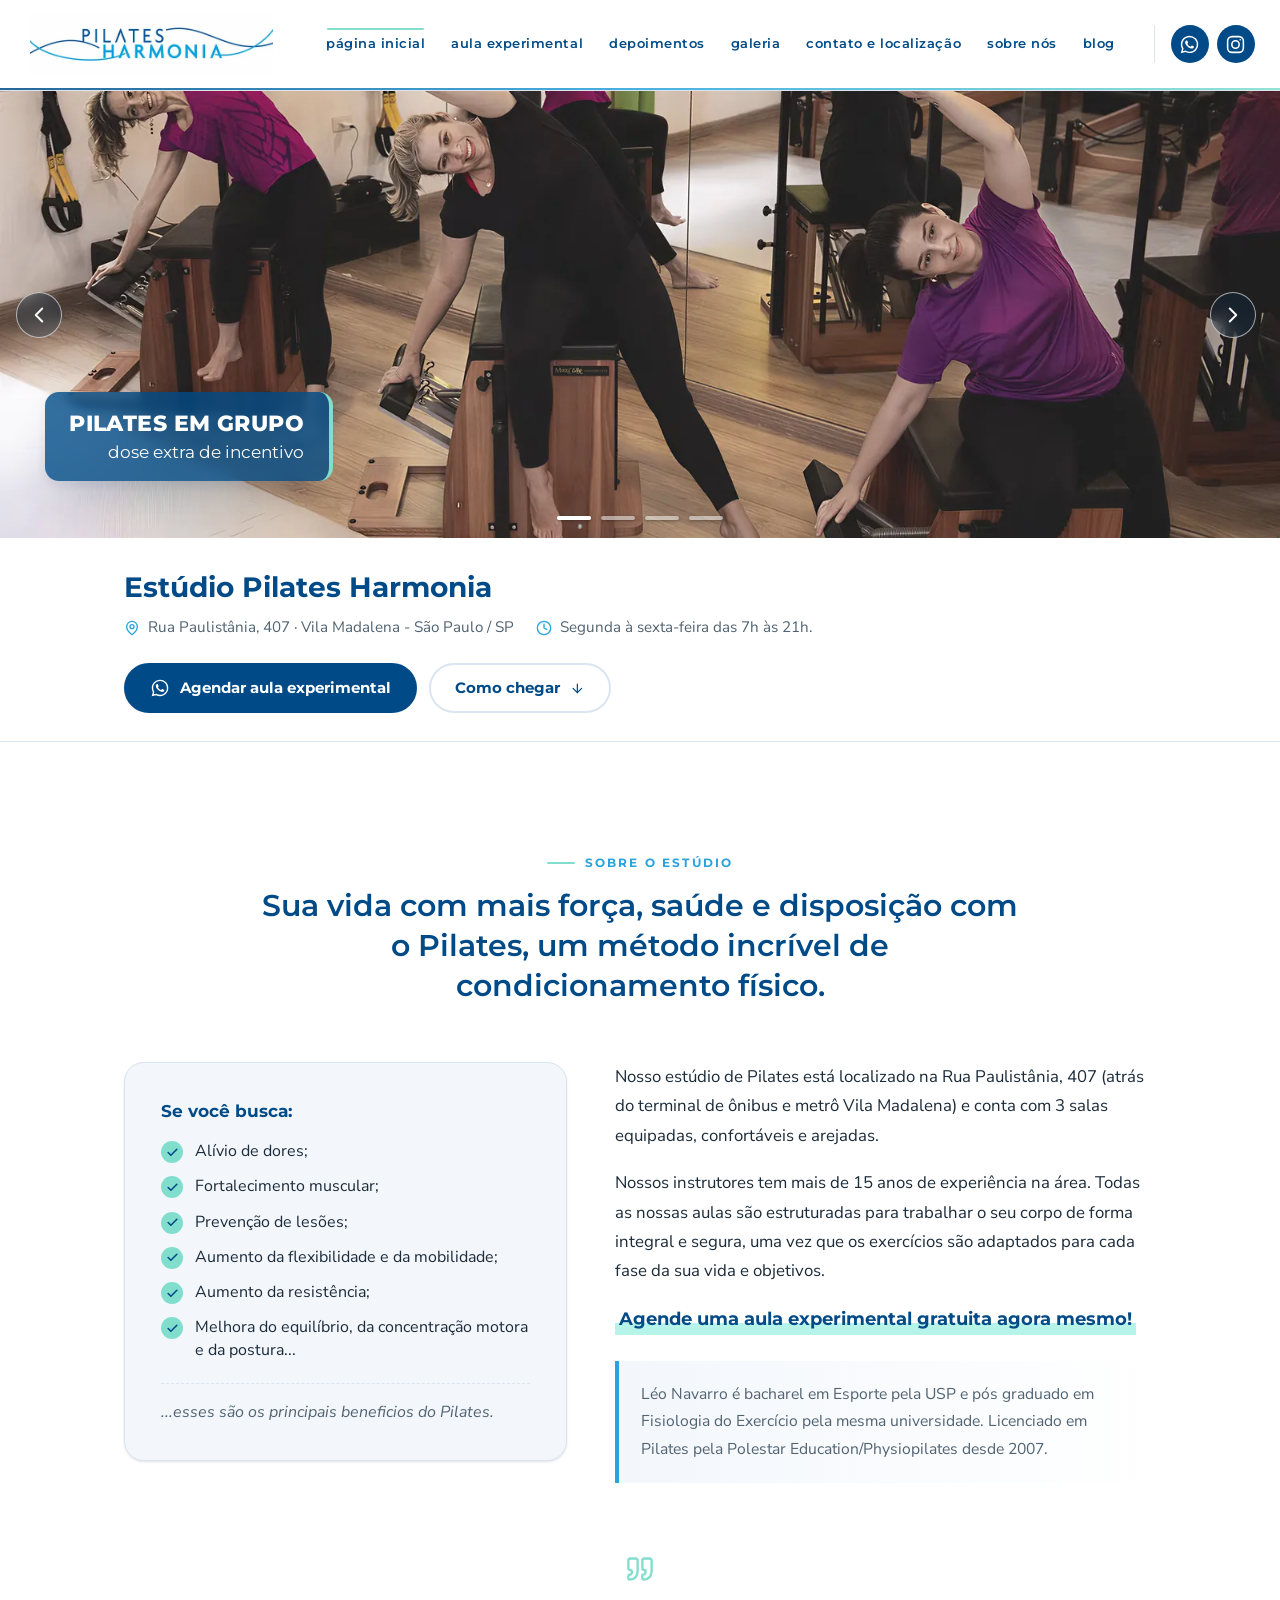
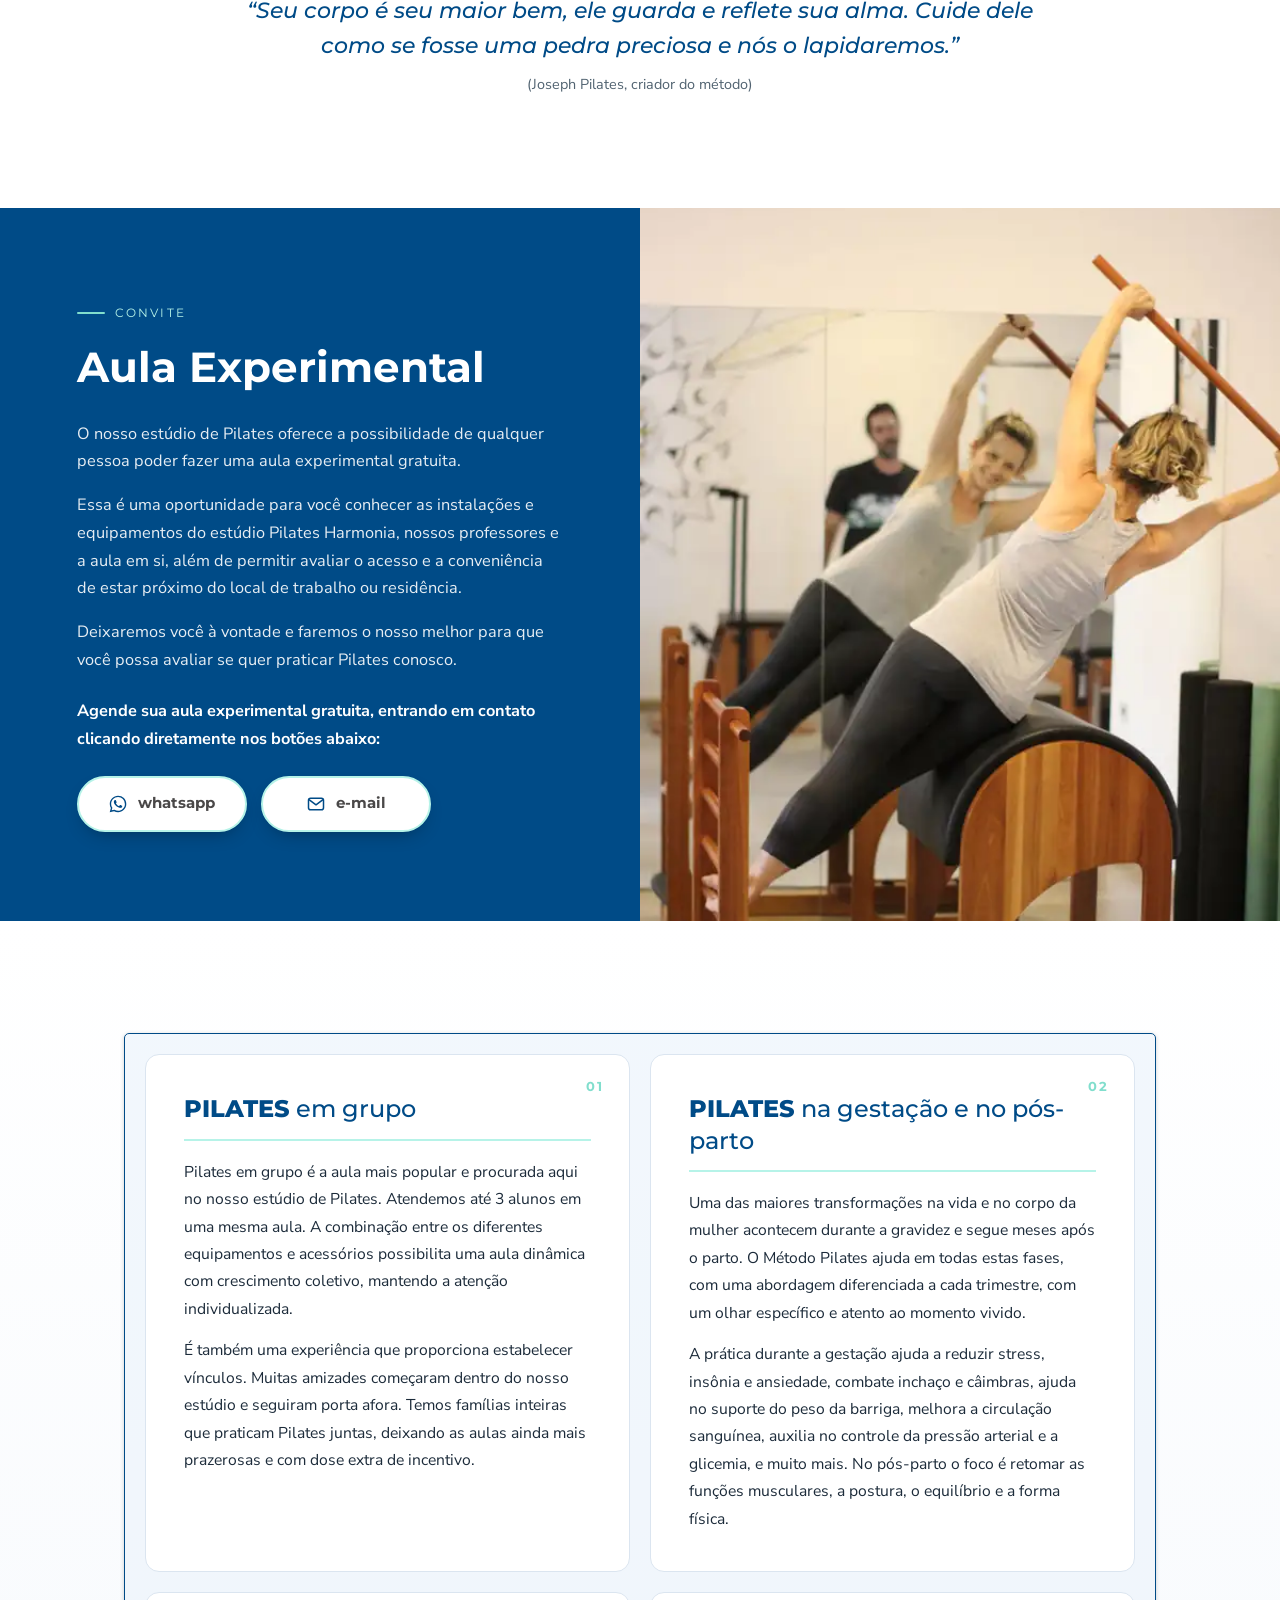
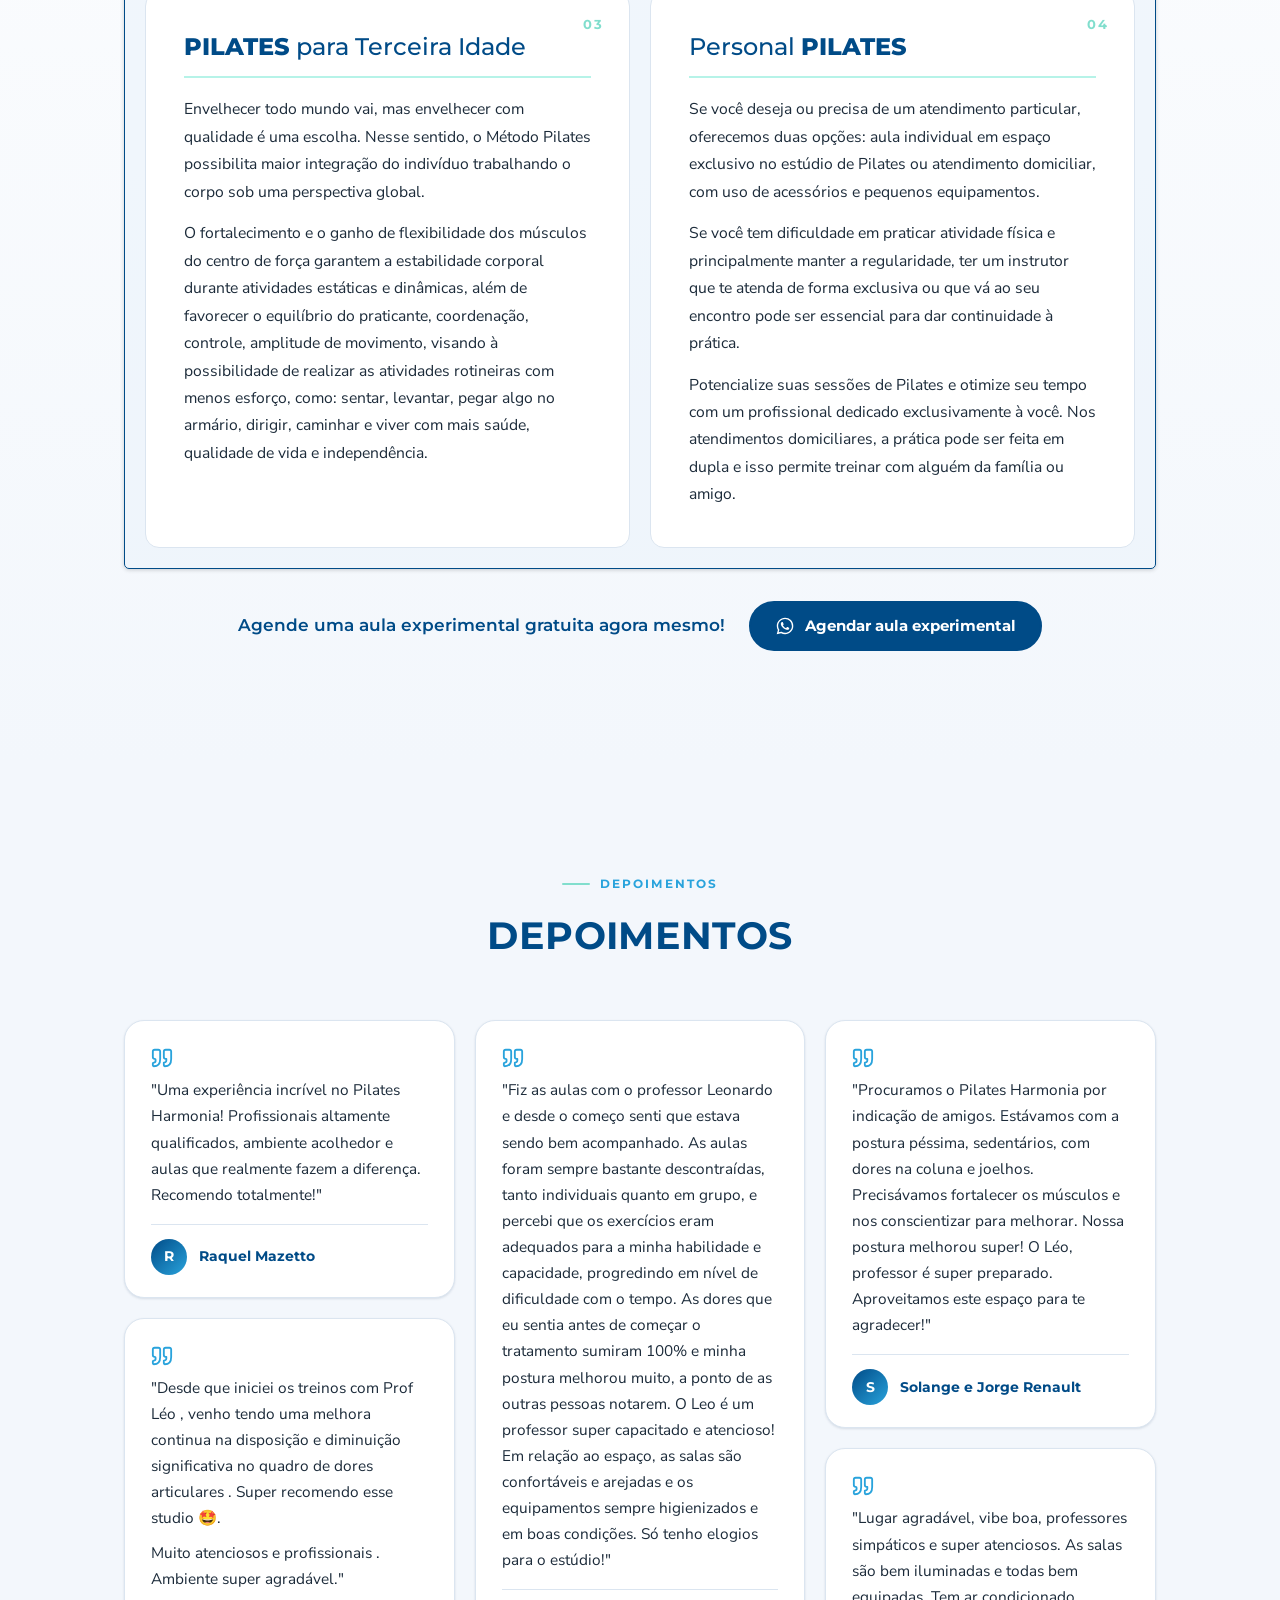
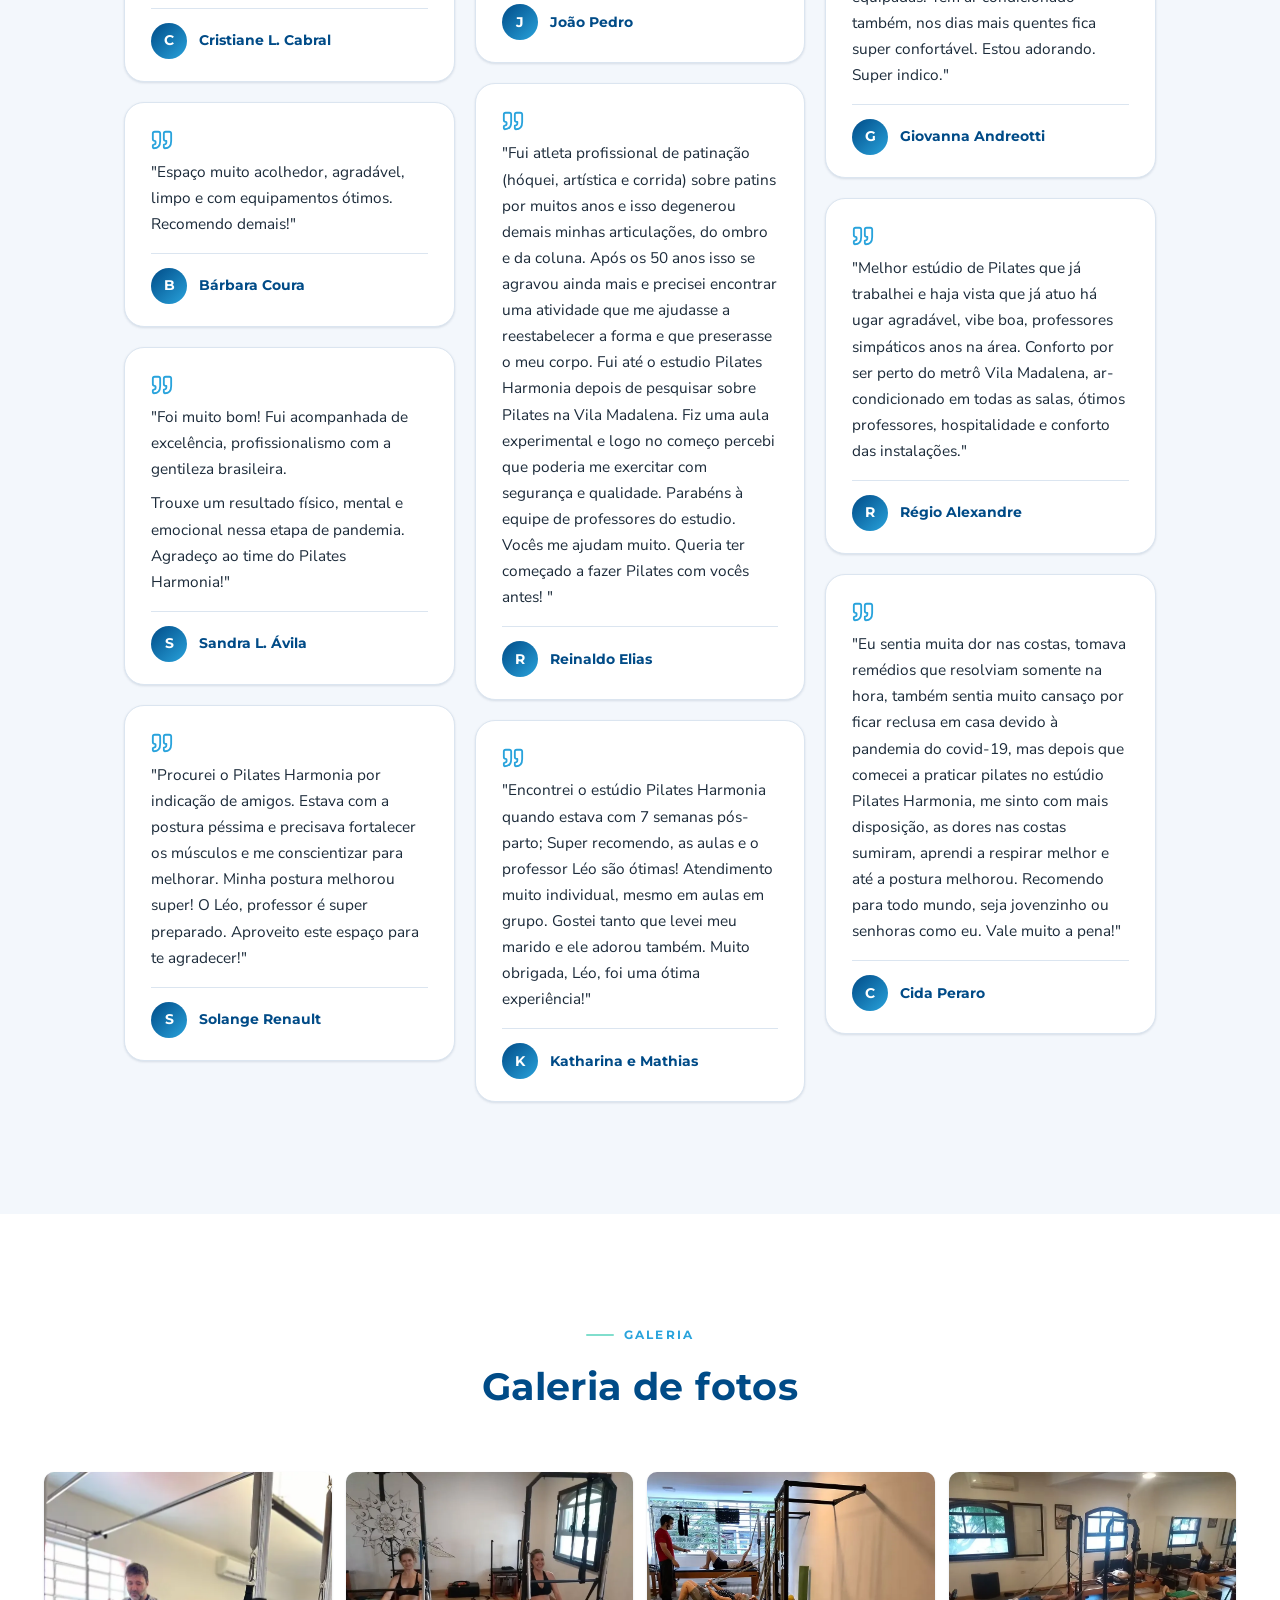
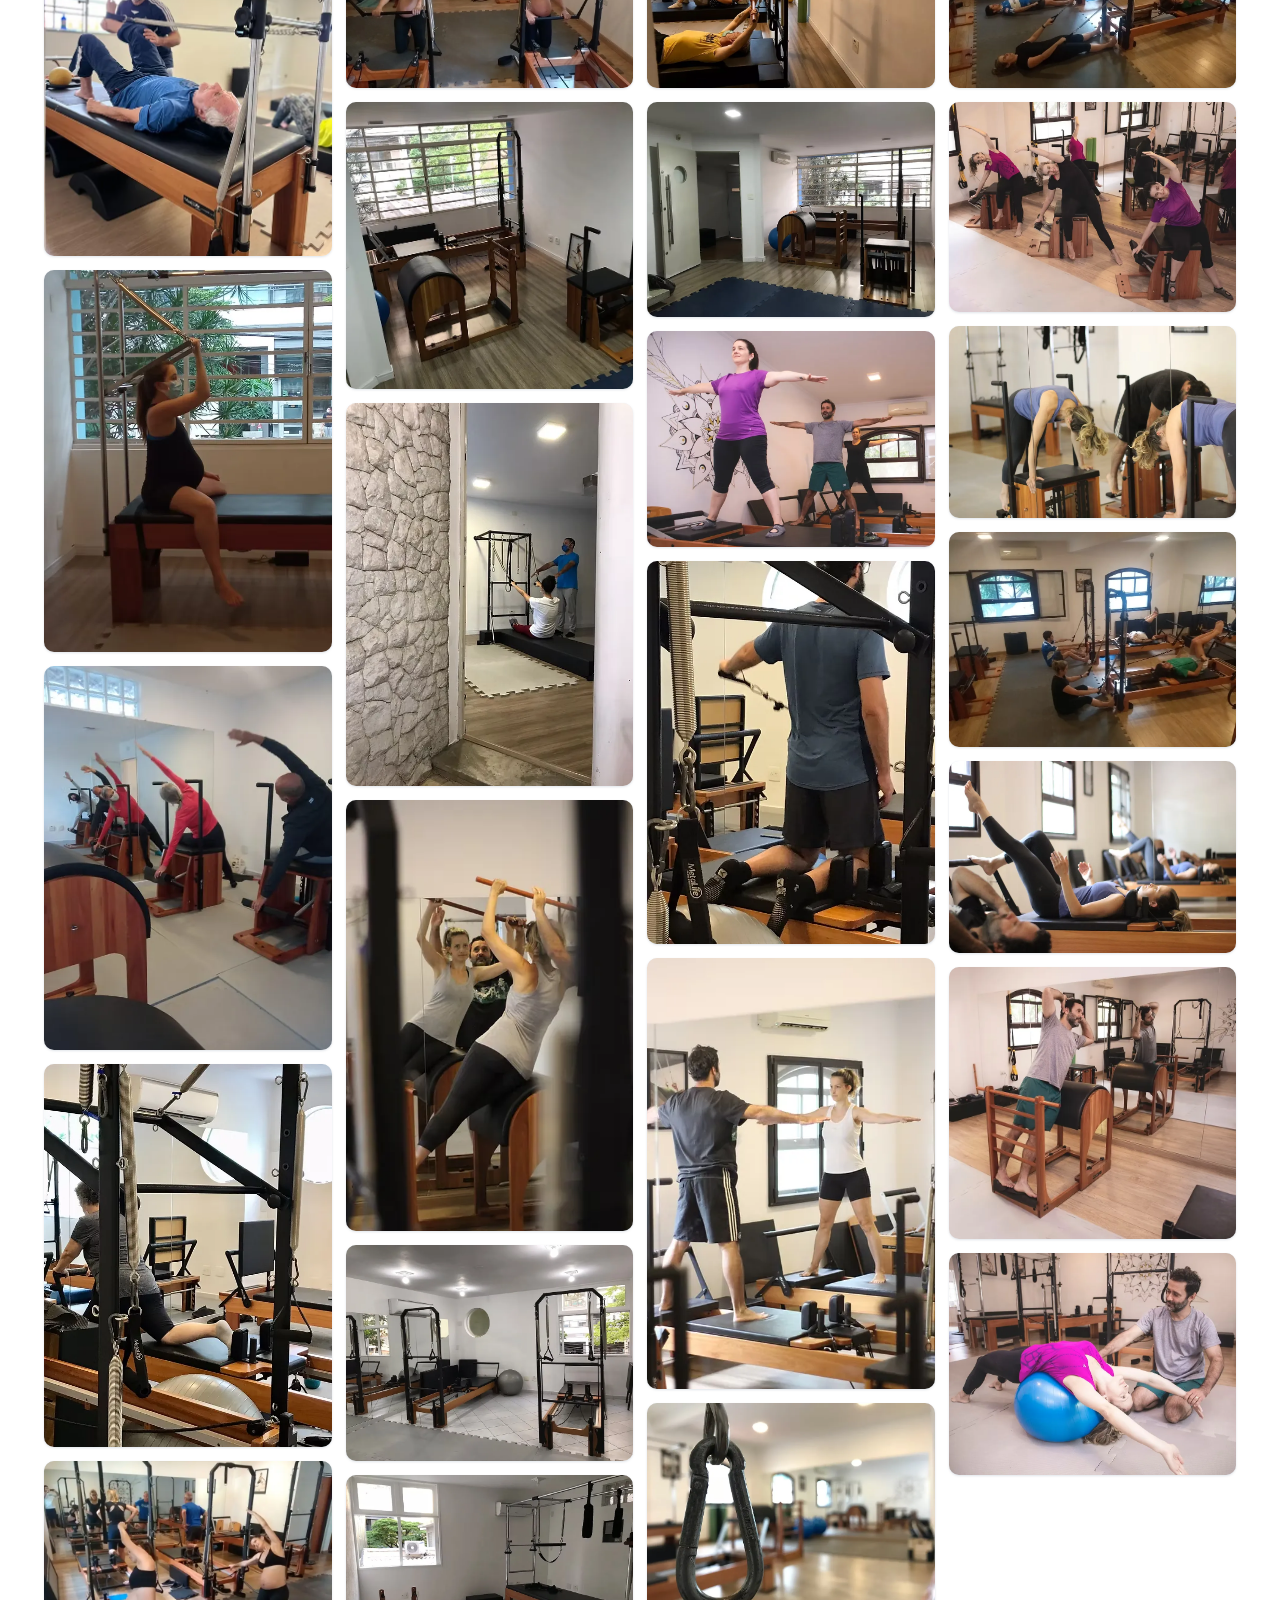
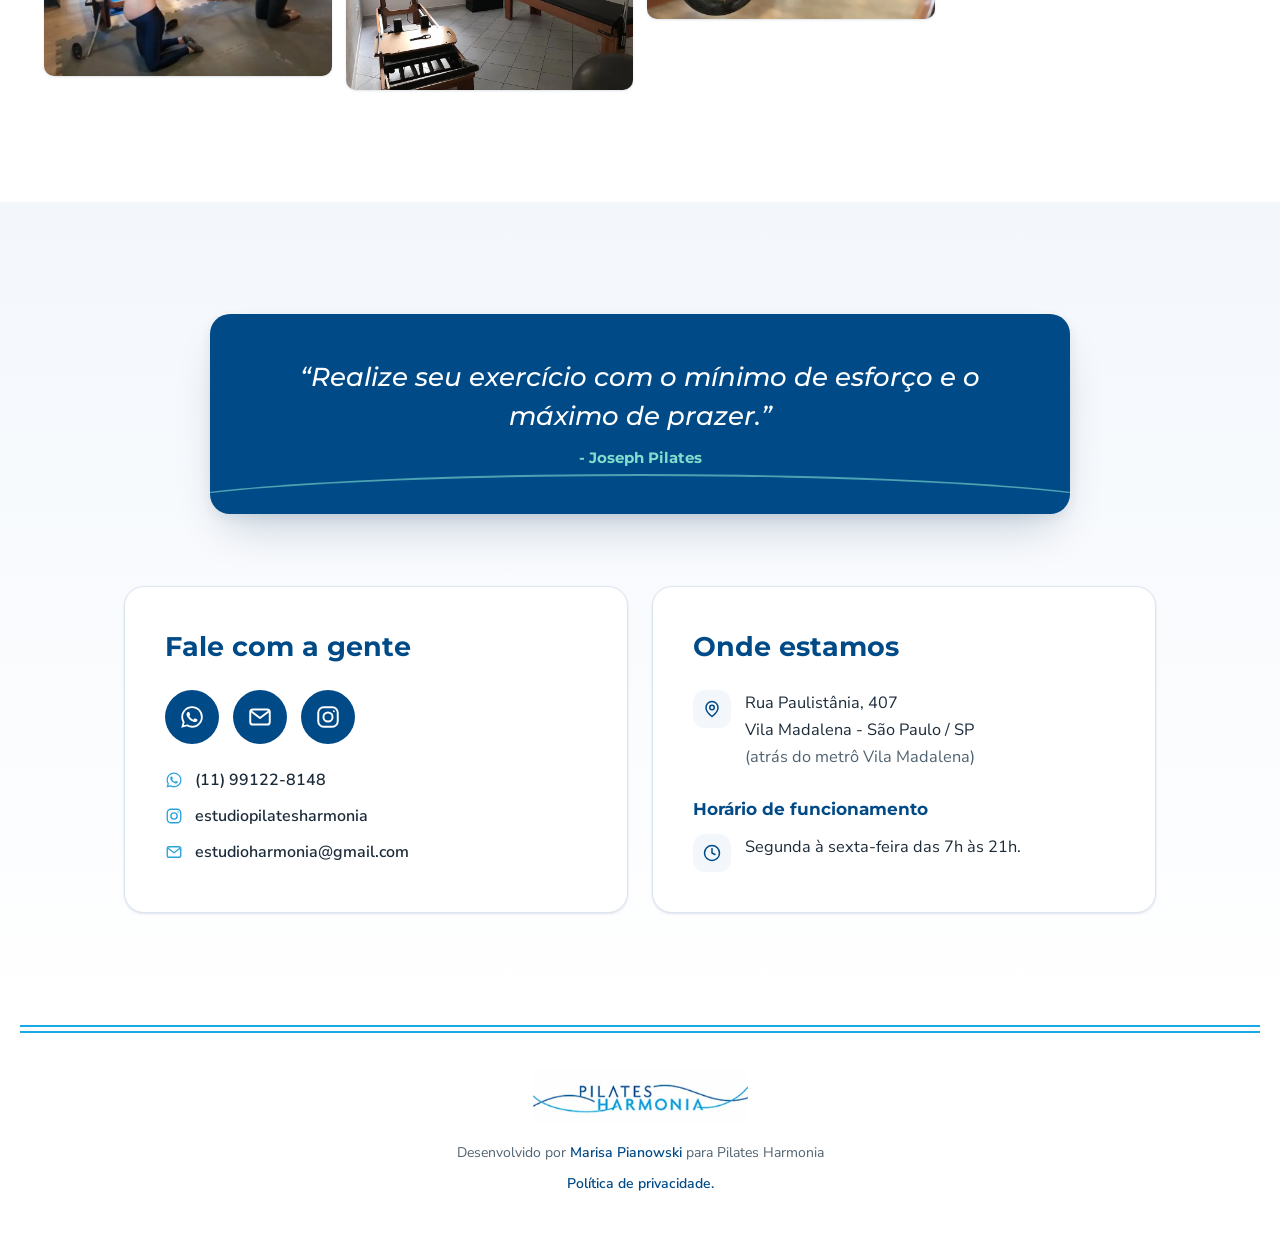
<file: index.html>
<!doctype html>
<html lang="pt-BR">
<head>
  <meta charset="utf-8">
  <meta name="viewport" content="width=device-width, initial-scale=1, viewport-fit=cover">
  <title>Pilates Harmonia Condicionamento físico</title>
  <meta name="description" content="Beneficios do Pilates: • Alívio de Dores, • Fortalecimento muscular; • Prevenção de Lesões; • Aumento da Flexibilidade e Mobilidade; • Aumento da Resistência; • Melhora do Equilíbrio, Coordenação Motora e Postura; O estúdio Pilates Harmonia possui 3 salas equipadas e confortáveis. Nossos profissionais, com mais de 15 anos de experiência na área, estruturam aulas para trabalhar o seu corpo de forma integral e segura, uma vez que os exercícios são adaptados para cada fase da sua vida e objetivos.">
  <meta property="og:title" content="Pilates Harmonia Condicionamento físico">
  <meta property="og:description" content="Beneficios do Pilates: • Alívio de Dores, • Fortalecimento muscular; • Prevenção de Lesões; • Aumento da Flexibilidade e Mobilidade; • Aumento da Resistência; • Melhora do Equilíbrio, Coordenação Motora e Postura; O estúdio Pilates Harmonia possui 3 salas equipadas e confortáveis. Nossos profissionais, com mais de 15 anos de experiência na área, estruturam aulas para trabalhar o seu corpo de forma integral e segura, uma vez que os exercícios são adaptados para cada fase da sua vida e objetivos.">
  <meta property="og:image" content="assets/img/hero-v2-01-pilates-em-grupo-1600.webp">
  <meta property="og:locale" content="pt_BR">
  <meta name="theme-color" content="#004b87">
  <link rel="preconnect" href="https://fonts.googleapis.com">
  <link rel="preconnect" href="https://fonts.gstatic.com" crossorigin>
  <link rel="stylesheet" href="https://fonts.googleapis.com/css2?family=Montserrat:wght@400;500;600;700;800&family=Nunito+Sans:ital,opsz,wght@0,6..12,400;0,6..12,600;0,6..12,700;1,6..12,400&display=swap">
  <link rel="stylesheet" href="assets/style.css">
</head>
<body>
  <a href="#conteudo" class="skip">Pular para o conteúdo</a>
  <header class="site-header" id="topo">
    <div class="header-inner">
      <a href="index.html" class="logo-link" aria-label="Pilates Harmonia — página inicial">
        <img src="assets/img/logo-header.webp" alt="A logo da placa do estúdio Pilates Harmonia" class="logo" width="600" height="154">
      </a>
      <nav class="nav" aria-label="Site">
          <a class="nav-link is-active" href="index.html">página inicial</a>
          <a class="nav-link" href="index.html#convite">aula experimental</a>
          <a class="nav-link" href="index.html#depoimentos">depoimentos</a>
          <a class="nav-link" href="index.html#galeria">galeria</a>
          <a class="nav-link" href="index.html#localizacao">contato e localização</a>
          <a class="nav-link" href="index.html#sobre-o-estudio">sobre nós</a>
          <a class="nav-link" href="blog.html">blog</a>
      </nav>
      <div class="social">
        <a href="http://wa.me/5511991228148" target="_blank" rel="noopener noreferrer" class="social-btn" aria-label="WhatsApp"><svg class="ico" viewBox="0 0 24 24" fill="currentColor" aria-hidden="true"><path d="M19.05 4.91A9.82 9.82 0 0 0 12.04 2C6.58 2 2.13 6.45 2.13 11.91c0 1.75.46 3.45 1.32 4.95L2.05 22l5.25-1.38a9.9 9.9 0 0 0 4.74 1.21h.01c5.46 0 9.9-4.45 9.9-9.91 0-2.65-1.03-5.14-2.9-7.01Zm-7.01 15.24h-.01a8.23 8.23 0 0 1-4.19-1.15l-.3-.18-3.12.82.83-3.04-.2-.31a8.2 8.2 0 0 1-1.26-4.38c0-4.54 3.7-8.23 8.25-8.23 2.2 0 4.27.86 5.83 2.42a8.18 8.18 0 0 1 2.41 5.83c0 4.54-3.7 8.22-8.24 8.22Zm4.52-6.16c-.25-.12-1.47-.72-1.69-.81-.23-.08-.39-.12-.56.13-.17.25-.64.81-.78.97-.14.17-.29.19-.54.06-.25-.12-1.05-.39-1.99-1.23-.74-.66-1.23-1.47-1.38-1.72-.14-.25-.02-.38.11-.51.11-.11.25-.29.37-.43.13-.15.17-.25.25-.42.08-.17.04-.31-.02-.43-.06-.12-.56-1.34-.76-1.84-.2-.48-.41-.42-.56-.43h-.48c-.17 0-.43.06-.66.31-.23.25-.86.85-.86 2.07 0 1.22.89 2.4 1.01 2.56.12.17 1.75 2.67 4.23 3.74.59.26 1.05.41 1.41.52.59.19 1.13.16 1.56.1.48-.07 1.47-.6 1.67-1.18.21-.58.21-1.08.15-1.18-.06-.11-.23-.17-.48-.29Z"/></svg></a>
        <a href="https://www.instagram.com/estudiopilatesharmonia" target="_blank" rel="noopener noreferrer" class="social-btn" aria-label="Instagram"><svg class="ico" viewBox="0 0 24 24" fill="none" stroke="currentColor" stroke-width="1.8" stroke-linecap="round" stroke-linejoin="round" aria-hidden="true"><rect x="3" y="3" width="18" height="18" rx="5"/><circle cx="12" cy="12" r="4.2"/><circle cx="17.4" cy="6.6" r="0.9" fill="currentColor" stroke="none"/></svg></a>
        <button type="button" class="menu-btn" aria-label="Abrir menu" aria-expanded="false" aria-controls="mobile-menu">
          <span class="when-closed"><svg class="ico" viewBox="0 0 24 24" fill="none" stroke="currentColor" stroke-width="2" stroke-linecap="round" aria-hidden="true"><path d="M4 6h16M4 12h16M4 18h16"/></svg></span><span class="when-open"><svg class="ico" viewBox="0 0 24 24" fill="none" stroke="currentColor" stroke-width="2" stroke-linecap="round" aria-hidden="true"><path d="M18 6 6 18M6 6l12 12"/></svg></span>
        </button>
      </div>
    </div>
    <div class="wave-line" aria-hidden="true"></div>
  </header>

  <div class="mobile-menu" id="mobile-menu" hidden>
    <nav class="mobile-nav" aria-label="Menu móvel">
        <a class="mobile-link" href="index.html">página inicial</a>
        <a class="mobile-link" href="index.html#convite">aula experimental</a>
        <a class="mobile-link" href="index.html#depoimentos">depoimentos</a>
        <a class="mobile-link" href="index.html#galeria">galeria</a>
        <a class="mobile-link" href="index.html#localizacao">contato e localização</a>
        <a class="mobile-link" href="index.html#sobre-o-estudio">sobre nós</a>
        <a class="mobile-link" href="blog.html">blog</a>
    </nav>
    <div class="mobile-social">
      <a href="http://wa.me/5511991228148" target="_blank" rel="noopener noreferrer" class="social-btn lg" aria-label="WhatsApp"><svg class="ico" viewBox="0 0 24 24" fill="currentColor" aria-hidden="true"><path d="M19.05 4.91A9.82 9.82 0 0 0 12.04 2C6.58 2 2.13 6.45 2.13 11.91c0 1.75.46 3.45 1.32 4.95L2.05 22l5.25-1.38a9.9 9.9 0 0 0 4.74 1.21h.01c5.46 0 9.9-4.45 9.9-9.91 0-2.65-1.03-5.14-2.9-7.01Zm-7.01 15.24h-.01a8.23 8.23 0 0 1-4.19-1.15l-.3-.18-3.12.82.83-3.04-.2-.31a8.2 8.2 0 0 1-1.26-4.38c0-4.54 3.7-8.23 8.25-8.23 2.2 0 4.27.86 5.83 2.42a8.18 8.18 0 0 1 2.41 5.83c0 4.54-3.7 8.22-8.24 8.22Zm4.52-6.16c-.25-.12-1.47-.72-1.69-.81-.23-.08-.39-.12-.56.13-.17.25-.64.81-.78.97-.14.17-.29.19-.54.06-.25-.12-1.05-.39-1.99-1.23-.74-.66-1.23-1.47-1.38-1.72-.14-.25-.02-.38.11-.51.11-.11.25-.29.37-.43.13-.15.17-.25.25-.42.08-.17.04-.31-.02-.43-.06-.12-.56-1.34-.76-1.84-.2-.48-.41-.42-.56-.43h-.48c-.17 0-.43.06-.66.31-.23.25-.86.85-.86 2.07 0 1.22.89 2.4 1.01 2.56.12.17 1.75 2.67 4.23 3.74.59.26 1.05.41 1.41.52.59.19 1.13.16 1.56.1.48-.07 1.47-.6 1.67-1.18.21-.58.21-1.08.15-1.18-.06-.11-.23-.17-.48-.29Z"/></svg></a>
      <a href="https://www.instagram.com/estudiopilatesharmonia" target="_blank" rel="noopener noreferrer" class="social-btn lg" aria-label="Instagram"><svg class="ico" viewBox="0 0 24 24" fill="none" stroke="currentColor" stroke-width="1.8" stroke-linecap="round" stroke-linejoin="round" aria-hidden="true"><rect x="3" y="3" width="18" height="18" rx="5"/><circle cx="12" cy="12" r="4.2"/><circle cx="17.4" cy="6.6" r="0.9" fill="currentColor" stroke="none"/></svg></a>
    </div>
  </div>

  <main id="conteudo">

    <section class="hero" aria-label="home">
      <div class="slider" role="region" aria-roledescription="carousel" aria-label="Destaques">
        <div class="slide active" role="group" aria-roledescription="slide" aria-label="1 de 4">
          <img src="assets/img/hero-v2-01-pilates-em-grupo-1600.webp" srcset="assets/img/hero-v2-01-pilates-em-grupo-900.webp 900w, assets/img/hero-v2-01-pilates-em-grupo-1600.webp 1600w, assets/img/hero-v2-01-pilates-em-grupo.webp 2600w" sizes="100vw" width="3464" height="1211" alt="" class="slide-img" fetchpriority="high" decoding="async">
          <div class="slide-content bottomLeft">
            <div class="slide-box">
              <p class="slide-title"><strong>PILATES EM GRUPO</strong></p>
              <p class="slide-sub"><span class="light">dose extra de incentivo</span></p>
            </div>
          </div>
        </div>
        <div class="slide" role="group" aria-roledescription="slide" aria-label="2 de 4" aria-hidden="true">
          <img src="assets/img/hero-v2-02-gravidez-pos-parto-1600.webp" srcset="assets/img/hero-v2-02-gravidez-pos-parto-900.webp 900w, assets/img/hero-v2-02-gravidez-pos-parto-1600.webp 1600w, assets/img/hero-v2-02-gravidez-pos-parto.webp 2600w" sizes="100vw" width="3464" height="1211" alt="" class="slide-img" loading="lazy" decoding="async">
          <div class="slide-content bottomCenter">
            <div class="slide-box">
              <p class="slide-title"><strong>PILATES DA GRAVIDEZ AO PÓS PARTO</strong></p>
              <p class="slide-sub"><span class="light">benefícios para a mamãe e o bebê</span></p>
            </div>
          </div>
        </div>
        <div class="slide" role="group" aria-roledescription="slide" aria-label="3 de 4" aria-hidden="true">
          <img src="assets/img/hero-v2-03-60-mais-1600.webp" srcset="assets/img/hero-v2-03-60-mais-900.webp 900w, assets/img/hero-v2-03-60-mais-1600.webp 1600w, assets/img/hero-v2-03-60-mais.webp 2600w" sizes="100vw" width="3464" height="1211" alt="" class="slide-img" loading="lazy" decoding="async">
          <div class="slide-content topRight">
            <div class="slide-box">
              <p class="slide-title"><strong>VOCÊ TEM 60+?</strong></p>
              <p class="slide-sub"><span class="light">o pilates é indicado para você</span></p>
            </div>
          </div>
        </div>
        <div class="slide" role="group" aria-roledescription="slide" aria-label="4 de 4" aria-hidden="true">
          <img src="assets/img/hero-v2-04-personal-pilates-1600.webp" srcset="assets/img/hero-v2-04-personal-pilates-900.webp 900w, assets/img/hero-v2-04-personal-pilates-1600.webp 1600w, assets/img/hero-v2-04-personal-pilates.webp 2600w" sizes="100vw" width="3464" height="1211" alt="" class="slide-img" loading="lazy" decoding="async">
          <div class="slide-content topLeft">
            <div class="slide-box">
              <p class="slide-title"><strong>PERSONAL PILATES</strong></p>
            </div>
          </div>
        </div>
        <button type="button" class="slider-arrow prev" aria-label="Anterior"><svg class="ico" viewBox="0 0 24 24" fill="none" stroke="currentColor" stroke-width="1.75" stroke-linecap="round" stroke-linejoin="round" aria-hidden="true"><path d="m15 18-6-6 6-6"/></svg></button>
        <button type="button" class="slider-arrow next" aria-label="Próximo"><svg class="ico" viewBox="0 0 24 24" fill="none" stroke="currentColor" stroke-width="1.75" stroke-linecap="round" stroke-linejoin="round" aria-hidden="true"><path d="m9 18 6-6-6-6"/></svg></button>
        <nav class="dots" aria-label="Slides">
          <button type="button" class="dot active" aria-label="Slide 1"><span class="dot-fill"></span></button>
          <button type="button" class="dot" aria-label="Slide 2"><span class="dot-fill"></span></button>
          <button type="button" class="dot" aria-label="Slide 3"><span class="dot-fill"></span></button>
          <button type="button" class="dot" aria-label="Slide 4"><span class="dot-fill"></span></button>
        </nav>
      </div>
      <span id="home" class="anchor-target"></span>
    </section>

    <section class="intro" aria-labelledby="titulo-estudio">
      <div class="intro-inner">
        <div>
          <h1 id="titulo-estudio" class="intro-title">Estúdio Pilates Harmonia</h1>
          <ul class="intro-facts">
            <li><svg class="ico" viewBox="0 0 24 24" fill="none" stroke="currentColor" stroke-width="2" stroke-linecap="round" stroke-linejoin="round" aria-hidden="true"><path d="M20 10c0 6-8 12-8 12S4 16 4 10a8 8 0 0 1 16 0Z"/><circle cx="12" cy="10" r="3"/></svg> Rua Paulistânia, 407 · Vila Madalena - São Paulo / SP</li>
            <li><svg class="ico" viewBox="0 0 24 24" fill="none" stroke="currentColor" stroke-width="2" stroke-linecap="round" stroke-linejoin="round" aria-hidden="true"><circle cx="12" cy="12" r="10"/><path d="M12 6v6l4 2"/></svg> Segunda à sexta-feira das 7h às 21h.</li>
          </ul>
        </div>
        <div class="intro-actions">
          <a href="https://api.whatsapp.com/send?phone=5511991228148&text=Ola%2C%20gostaria%20de%20agendar%20uma%20aula%20experimental." target="_blank" rel="noopener noreferrer" class="btn-primary"><svg class="ico" viewBox="0 0 24 24" fill="currentColor" aria-hidden="true"><path d="M19.05 4.91A9.82 9.82 0 0 0 12.04 2C6.58 2 2.13 6.45 2.13 11.91c0 1.75.46 3.45 1.32 4.95L2.05 22l5.25-1.38a9.9 9.9 0 0 0 4.74 1.21h.01c5.46 0 9.9-4.45 9.9-9.91 0-2.65-1.03-5.14-2.9-7.01Zm-7.01 15.24h-.01a8.23 8.23 0 0 1-4.19-1.15l-.3-.18-3.12.82.83-3.04-.2-.31a8.2 8.2 0 0 1-1.26-4.38c0-4.54 3.7-8.23 8.25-8.23 2.2 0 4.27.86 5.83 2.42a8.18 8.18 0 0 1 2.41 5.83c0 4.54-3.7 8.22-8.24 8.22Zm4.52-6.16c-.25-.12-1.47-.72-1.69-.81-.23-.08-.39-.12-.56.13-.17.25-.64.81-.78.97-.14.17-.29.19-.54.06-.25-.12-1.05-.39-1.99-1.23-.74-.66-1.23-1.47-1.38-1.72-.14-.25-.02-.38.11-.51.11-.11.25-.29.37-.43.13-.15.17-.25.25-.42.08-.17.04-.31-.02-.43-.06-.12-.56-1.34-.76-1.84-.2-.48-.41-.42-.56-.43h-.48c-.17 0-.43.06-.66.31-.23.25-.86.85-.86 2.07 0 1.22.89 2.4 1.01 2.56.12.17 1.75 2.67 4.23 3.74.59.26 1.05.41 1.41.52.59.19 1.13.16 1.56.1.48-.07 1.47-.6 1.67-1.18.21-.58.21-1.08.15-1.18-.06-.11-.23-.17-.48-.29Z"/></svg> Agendar aula experimental</a>
          <a href="#localizacao" class="btn-ghost">Como chegar <svg class="ico" viewBox="0 0 24 24" fill="none" stroke="currentColor" stroke-width="2" stroke-linecap="round" stroke-linejoin="round" aria-hidden="true"><path d="M12 5v14"/><path d="m19 12-7 7-7-7"/></svg></a>
        </div>
      </div>
    </section>

    <section id="sobre-o-estudio" class="section sobre">
      <div class="container">
        <div class="sobre-head reveal">
          <span class="eyebrow">sobre o estúdio</span>
          <p class="lead">Sua vida com mais força, saúde e disposição com o Pilates, um método incrível de condicionamento físico.</p>
        </div>
        <div class="sobre-grid">
          <div class="beneficios-card reveal">
            <p class="card-kicker">Se você busca:</p>
            <ul class="beneficios-list">
              <li><span class="check"><svg class="ico" viewBox="0 0 24 24" fill="none" stroke="currentColor" stroke-width="3" stroke-linecap="round" stroke-linejoin="round" aria-hidden="true"><path d="M20 6 9 17l-5-5"/></svg></span>Alívio de dores;</li>
              <li><span class="check"><svg class="ico" viewBox="0 0 24 24" fill="none" stroke="currentColor" stroke-width="3" stroke-linecap="round" stroke-linejoin="round" aria-hidden="true"><path d="M20 6 9 17l-5-5"/></svg></span>Fortalecimento muscular;</li>
              <li><span class="check"><svg class="ico" viewBox="0 0 24 24" fill="none" stroke="currentColor" stroke-width="3" stroke-linecap="round" stroke-linejoin="round" aria-hidden="true"><path d="M20 6 9 17l-5-5"/></svg></span>Prevenção de lesões;</li>
              <li><span class="check"><svg class="ico" viewBox="0 0 24 24" fill="none" stroke="currentColor" stroke-width="3" stroke-linecap="round" stroke-linejoin="round" aria-hidden="true"><path d="M20 6 9 17l-5-5"/></svg></span>Aumento da flexibilidade e da mobilidade;</li>
              <li><span class="check"><svg class="ico" viewBox="0 0 24 24" fill="none" stroke="currentColor" stroke-width="3" stroke-linecap="round" stroke-linejoin="round" aria-hidden="true"><path d="M20 6 9 17l-5-5"/></svg></span>Aumento da resistência;</li>
              <li><span class="check"><svg class="ico" viewBox="0 0 24 24" fill="none" stroke="currentColor" stroke-width="3" stroke-linecap="round" stroke-linejoin="round" aria-hidden="true"><path d="M20 6 9 17l-5-5"/></svg></span>Melhora do equilíbrio, da concentração motora e da postura...</li>
            </ul>
            <p class="beneficios-foot">...esses são os principais beneficios do Pilates.</p>
          </div>
          <div class="sobre-text reveal">
            <p>Nosso estúdio de Pilates está localizado na Rua Paulistânia, 407 (atrás do terminal de ônibus e metrô Vila Madalena) e conta com 3 salas equipadas, confortáveis e arejadas.</p>
            <p>Nossos instrutores tem mais de 15 anos de experiência na área. Todas as nossas aulas são estruturadas para trabalhar o seu corpo de forma integral e segura, uma vez que os exercícios são adaptados para cada fase da sua vida e objetivos.</p>
            <p class="cta-text">Agende uma aula experimental gratuita agora mesmo!</p>
            <div class="bio"><p>Léo Navarro é bacharel em Esporte pela USP e pós graduado em Fisiologia do Exercício pela mesma universidade. Licenciado em Pilates pela Polestar Education/Physiopilates desde 2007.</p></div>
          </div>
        </div>
        <figure class="quote-block reveal">
          <span class="quote-icon"><svg class="ico" viewBox="0 0 24 24" fill="none" stroke="currentColor" stroke-width="2" stroke-linecap="round" stroke-linejoin="round" aria-hidden="true"><path d="M3 21c3 0 7-1 7-8V5c0-1.25-.756-2.017-2-2H4c-1.25 0-2 .75-2 1.972V11c0 1.25.75 2 2 2 1 0 1 0 1 1v1c0 1-1 2-2 2s-1 .008-1 1.031V20c0 1 0 1 1 1z"/><path d="M15 21c3 0 7-1 7-8V5c0-1.25-.757-2.017-2-2h-4c-1.25 0-2 .75-2 1.972V11c0 1.25.75 2 2 2h.75c0 2.25.25 4-2.75 4v3c0 1 0 1 1 1z"/></svg></span>
          <blockquote>“Seu corpo é seu maior bem, ele guarda e reflete sua alma. Cuide dele como se fosse uma pedra preciosa e nós o lapidaremos.”</blockquote>
          <figcaption>(Joseph Pilates, criador do método)</figcaption>
        </figure>
      </div>
    </section>

    <section id="convite" class="aula-section">
      <div class="aula-grid">
        <div class="aula-text">
          <div class="reveal">
            <span class="eyebrow light">convite</span>
            <h2 class="aula-title">Aula Experimental</h2>
            <p>O nosso estúdio de Pilates oferece a possibilidade de qualquer pessoa poder fazer uma aula experimental gratuita.</p>
            <p>Essa é uma oportunidade para você conhecer as instalações e equipamentos do estúdio Pilates Harmonia, nossos professores e a aula em si, além de permitir avaliar o acesso e a conveniência de estar próximo do local de trabalho ou residência.</p>
            <p>Deixaremos você à vontade e faremos o nosso melhor para que você possa avaliar se quer praticar Pilates conosco.</p>
            <p class="aula-cta">Agende sua aula experimental gratuita, entrando em contato clicando diretamente nos botões abaixo:</p>
            <div class="aula-buttons">
              <a href="https://api.whatsapp.com/send?phone=5511991228148&text=Ola%2C%20gostaria%20de%20agendar%20uma%20aula%20experimental." target="_blank" rel="noopener noreferrer" class="pill-btn"><svg class="ico" viewBox="0 0 24 24" fill="currentColor" aria-hidden="true"><path d="M19.05 4.91A9.82 9.82 0 0 0 12.04 2C6.58 2 2.13 6.45 2.13 11.91c0 1.75.46 3.45 1.32 4.95L2.05 22l5.25-1.38a9.9 9.9 0 0 0 4.74 1.21h.01c5.46 0 9.9-4.45 9.9-9.91 0-2.65-1.03-5.14-2.9-7.01Zm-7.01 15.24h-.01a8.23 8.23 0 0 1-4.19-1.15l-.3-.18-3.12.82.83-3.04-.2-.31a8.2 8.2 0 0 1-1.26-4.38c0-4.54 3.7-8.23 8.25-8.23 2.2 0 4.27.86 5.83 2.42a8.18 8.18 0 0 1 2.41 5.83c0 4.54-3.7 8.22-8.24 8.22Zm4.52-6.16c-.25-.12-1.47-.72-1.69-.81-.23-.08-.39-.12-.56.13-.17.25-.64.81-.78.97-.14.17-.29.19-.54.06-.25-.12-1.05-.39-1.99-1.23-.74-.66-1.23-1.47-1.38-1.72-.14-.25-.02-.38.11-.51.11-.11.25-.29.37-.43.13-.15.17-.25.25-.42.08-.17.04-.31-.02-.43-.06-.12-.56-1.34-.76-1.84-.2-.48-.41-.42-.56-.43h-.48c-.17 0-.43.06-.66.31-.23.25-.86.85-.86 2.07 0 1.22.89 2.4 1.01 2.56.12.17 1.75 2.67 4.23 3.74.59.26 1.05.41 1.41.52.59.19 1.13.16 1.56.1.48-.07 1.47-.6 1.67-1.18.21-.58.21-1.08.15-1.18-.06-.11-.23-.17-.48-.29Z"/></svg> whatsapp</a>
              <a href="mailto:estudioharmonia@gmail.com" class="pill-btn"><svg class="ico" viewBox="0 0 24 24" fill="none" stroke="currentColor" stroke-width="1.8" stroke-linecap="round" stroke-linejoin="round" aria-hidden="true"><rect x="3" y="5" width="18" height="14" rx="2.5"/><path d="m4 7 8 6 8-6"/></svg> e-mail</a>
            </div>
          </div>
        </div>
        <div class="aula-image-wrap">
          <img src="assets/img/aula-experimental.webp" alt="Aluna se exercitando no Ladder Barrel durante aula no estúdio Pilates Harmonia" class="aula-image" width="600" height="900" loading="lazy" decoding="async">
        </div>
      </div>
    </section>

    <section class="section servicos-section">
      <div class="container">
        <div class="servicos-box">
          <div class="servico reveal">
            <span class="servico-num">01</span>
            <h3 class="servico-title"><strong>PILATES</strong> em grupo</h3>
            <p>Pilates em grupo é a aula mais popular e procurada aqui no nosso estúdio de Pilates. Atendemos até 3 alunos em uma mesma aula. A combinação entre os diferentes equipamentos e acessórios possibilita uma aula dinâmica com crescimento coletivo, mantendo a atenção individualizada.</p>
            <p>É também uma experiência que proporciona estabelecer vínculos. Muitas amizades começaram dentro do nosso estúdio e seguiram porta afora. Temos famílias inteiras que praticam Pilates juntas, deixando as aulas ainda mais prazerosas e com dose extra de incentivo.</p>
          </div>
          <div class="servico reveal">
            <span class="servico-num">02</span>
            <h3 class="servico-title"><strong>PILATES</strong> na gestação e no pós-parto</h3>
            <p>Uma das maiores transformações na vida e no corpo da mulher acontecem durante a gravidez e segue meses após o parto. O Método Pilates ajuda em todas estas fases, com uma abordagem diferenciada a cada trimestre, com um olhar específico e atento ao momento vivido.</p>
            <p>A prática durante a gestação ajuda a reduzir stress, insônia e ansiedade, combate inchaço e câimbras, ajuda no suporte do peso da barriga, melhora a circulação sanguínea, auxilia no controle da pressão arterial e a glicemia, e muito mais.  No pós-parto o foco é retomar as funções musculares, a postura, o equilíbrio e a forma física.</p>
          </div>
          <div class="servico reveal">
            <span class="servico-num">03</span>
            <h3 class="servico-title"><strong>PILATES</strong> para Terceira Idade</h3>
            <p>Envelhecer todo mundo vai, mas envelhecer com qualidade é uma escolha. Nesse sentido, o Método Pilates possibilita maior integração do indivíduo trabalhando o corpo sob uma perspectiva global.</p>
            <p>O fortalecimento e o ganho de flexibilidade dos músculos do centro de força garantem a estabilidade corporal durante atividades estáticas e dinâmicas, além de favorecer o equilíbrio do praticante, coordenação, controle, amplitude de movimento, visando à possibilidade de realizar as atividades rotineiras com menos esforço, como: sentar, levantar, pegar algo no armário, dirigir, caminhar e viver com mais saúde, qualidade de vida e independência.</p>
          </div>
          <div class="servico reveal">
            <span class="servico-num">04</span>
            <h3 class="servico-title">Personal <strong>PILATES</strong></h3>
            <p>Se você deseja ou precisa de um atendimento particular, oferecemos duas opções: aula individual em espaço exclusivo no estúdio de Pilates ou atendimento domiciliar, com uso de acessórios e pequenos equipamentos.</p>
            <p>Se você tem dificuldade em praticar atividade física e principalmente manter a regularidade, ter um instrutor que te atenda de forma exclusiva ou que vá ao seu encontro pode ser essencial para dar continuidade à prática.</p>
            <p>Potencialize suas sessões de Pilates e otimize seu tempo com um profissional dedicado exclusivamente à você. Nos atendimentos domiciliares, a prática pode ser feita em dupla e isso permite treinar com alguém da família ou amigo.</p>
          </div>
        </div>
        <div class="servicos-cta">
          <p>Agende uma aula experimental gratuita agora mesmo!</p>
          <a href="https://api.whatsapp.com/send?phone=5511991228148&text=Ola%2C%20gostaria%20de%20agendar%20uma%20aula%20experimental." target="_blank" rel="noopener noreferrer" class="btn-primary"><svg class="ico" viewBox="0 0 24 24" fill="currentColor" aria-hidden="true"><path d="M19.05 4.91A9.82 9.82 0 0 0 12.04 2C6.58 2 2.13 6.45 2.13 11.91c0 1.75.46 3.45 1.32 4.95L2.05 22l5.25-1.38a9.9 9.9 0 0 0 4.74 1.21h.01c5.46 0 9.9-4.45 9.9-9.91 0-2.65-1.03-5.14-2.9-7.01Zm-7.01 15.24h-.01a8.23 8.23 0 0 1-4.19-1.15l-.3-.18-3.12.82.83-3.04-.2-.31a8.2 8.2 0 0 1-1.26-4.38c0-4.54 3.7-8.23 8.25-8.23 2.2 0 4.27.86 5.83 2.42a8.18 8.18 0 0 1 2.41 5.83c0 4.54-3.7 8.22-8.24 8.22Zm4.52-6.16c-.25-.12-1.47-.72-1.69-.81-.23-.08-.39-.12-.56.13-.17.25-.64.81-.78.97-.14.17-.29.19-.54.06-.25-.12-1.05-.39-1.99-1.23-.74-.66-1.23-1.47-1.38-1.72-.14-.25-.02-.38.11-.51.11-.11.25-.29.37-.43.13-.15.17-.25.25-.42.08-.17.04-.31-.02-.43-.06-.12-.56-1.34-.76-1.84-.2-.48-.41-.42-.56-.43h-.48c-.17 0-.43.06-.66.31-.23.25-.86.85-.86 2.07 0 1.22.89 2.4 1.01 2.56.12.17 1.75 2.67 4.23 3.74.59.26 1.05.41 1.41.52.59.19 1.13.16 1.56.1.48-.07 1.47-.6 1.67-1.18.21-.58.21-1.08.15-1.18-.06-.11-.23-.17-.48-.29Z"/></svg> Agendar aula experimental</a>
        </div>
      </div>
    </section>

    <section id="depoimentos" class="section depo-section">
      <div class="container">
        <div class="section-head reveal">
          <span class="eyebrow">depoimentos</span>
          <h2 class="section-title">DEPOIMENTOS</h2>
        </div>
        <div class="depo-grid">
          <figure class="depo-card reveal">
            <span class="depo-quote"><svg class="ico" viewBox="0 0 24 24" fill="none" stroke="currentColor" stroke-width="2" stroke-linecap="round" stroke-linejoin="round" aria-hidden="true"><path d="M3 21c3 0 7-1 7-8V5c0-1.25-.756-2.017-2-2H4c-1.25 0-2 .75-2 1.972V11c0 1.25.75 2 2 2 1 0 1 0 1 1v1c0 1-1 2-2 2s-1 .008-1 1.031V20c0 1 0 1 1 1z"/><path d="M15 21c3 0 7-1 7-8V5c0-1.25-.757-2.017-2-2h-4c-1.25 0-2 .75-2 1.972V11c0 1.25.75 2 2 2h.75c0 2.25.25 4-2.75 4v3c0 1 0 1 1 1z"/></svg></span>
            <blockquote>
              <p>&quot;Uma experiência incrível no Pilates Harmonia! Profissionais altamente qualificados, ambiente acolhedor e aulas que realmente fazem a diferença. Recomendo totalmente!&quot;</p>
            </blockquote>
            <figcaption><span class="avatar" aria-hidden="true">R</span>Raquel Mazetto</figcaption>
          </figure>
          <figure class="depo-card reveal">
            <span class="depo-quote"><svg class="ico" viewBox="0 0 24 24" fill="none" stroke="currentColor" stroke-width="2" stroke-linecap="round" stroke-linejoin="round" aria-hidden="true"><path d="M3 21c3 0 7-1 7-8V5c0-1.25-.756-2.017-2-2H4c-1.25 0-2 .75-2 1.972V11c0 1.25.75 2 2 2 1 0 1 0 1 1v1c0 1-1 2-2 2s-1 .008-1 1.031V20c0 1 0 1 1 1z"/><path d="M15 21c3 0 7-1 7-8V5c0-1.25-.757-2.017-2-2h-4c-1.25 0-2 .75-2 1.972V11c0 1.25.75 2 2 2h.75c0 2.25.25 4-2.75 4v3c0 1 0 1 1 1z"/></svg></span>
            <blockquote>
              <p>&quot;Desde que iniciei os treinos com Prof Léo , venho tendo uma melhora continua na disposição e diminuição significativa no quadro de dores articulares . Super recomendo esse studio 🤩.</p>
              <p>Muito atenciosos e profissionais . Ambiente super agradável.&quot;</p>
            </blockquote>
            <figcaption><span class="avatar" aria-hidden="true">C</span>Cristiane L. Cabral</figcaption>
          </figure>
          <figure class="depo-card reveal">
            <span class="depo-quote"><svg class="ico" viewBox="0 0 24 24" fill="none" stroke="currentColor" stroke-width="2" stroke-linecap="round" stroke-linejoin="round" aria-hidden="true"><path d="M3 21c3 0 7-1 7-8V5c0-1.25-.756-2.017-2-2H4c-1.25 0-2 .75-2 1.972V11c0 1.25.75 2 2 2 1 0 1 0 1 1v1c0 1-1 2-2 2s-1 .008-1 1.031V20c0 1 0 1 1 1z"/><path d="M15 21c3 0 7-1 7-8V5c0-1.25-.757-2.017-2-2h-4c-1.25 0-2 .75-2 1.972V11c0 1.25.75 2 2 2h.75c0 2.25.25 4-2.75 4v3c0 1 0 1 1 1z"/></svg></span>
            <blockquote>
              <p>&quot;Espaço muito acolhedor, agradável, limpo e com equipamentos ótimos. Recomendo demais!&quot;</p>
            </blockquote>
            <figcaption><span class="avatar" aria-hidden="true">B</span>Bárbara Coura</figcaption>
          </figure>
          <figure class="depo-card reveal">
            <span class="depo-quote"><svg class="ico" viewBox="0 0 24 24" fill="none" stroke="currentColor" stroke-width="2" stroke-linecap="round" stroke-linejoin="round" aria-hidden="true"><path d="M3 21c3 0 7-1 7-8V5c0-1.25-.756-2.017-2-2H4c-1.25 0-2 .75-2 1.972V11c0 1.25.75 2 2 2 1 0 1 0 1 1v1c0 1-1 2-2 2s-1 .008-1 1.031V20c0 1 0 1 1 1z"/><path d="M15 21c3 0 7-1 7-8V5c0-1.25-.757-2.017-2-2h-4c-1.25 0-2 .75-2 1.972V11c0 1.25.75 2 2 2h.75c0 2.25.25 4-2.75 4v3c0 1 0 1 1 1z"/></svg></span>
            <blockquote>
              <p>&quot;Foi muito bom! Fui acompanhada de excelência, profissionalismo com a gentileza brasileira.</p>
              <p>Trouxe um resultado físico, mental e emocional nessa etapa de pandemia. Agradeço ao time do Pilates Harmonia!&quot;</p>
            </blockquote>
            <figcaption><span class="avatar" aria-hidden="true">S</span>Sandra L. Ávila</figcaption>
          </figure>
          <figure class="depo-card reveal">
            <span class="depo-quote"><svg class="ico" viewBox="0 0 24 24" fill="none" stroke="currentColor" stroke-width="2" stroke-linecap="round" stroke-linejoin="round" aria-hidden="true"><path d="M3 21c3 0 7-1 7-8V5c0-1.25-.756-2.017-2-2H4c-1.25 0-2 .75-2 1.972V11c0 1.25.75 2 2 2 1 0 1 0 1 1v1c0 1-1 2-2 2s-1 .008-1 1.031V20c0 1 0 1 1 1z"/><path d="M15 21c3 0 7-1 7-8V5c0-1.25-.757-2.017-2-2h-4c-1.25 0-2 .75-2 1.972V11c0 1.25.75 2 2 2h.75c0 2.25.25 4-2.75 4v3c0 1 0 1 1 1z"/></svg></span>
            <blockquote>
              <p>&quot;Procurei o Pilates Harmonia por indicação de amigos. Estava com a postura péssima e precisava fortalecer os músculos e me conscientizar para melhorar. Minha postura melhorou super! O Léo, professor é super preparado. Aproveito este espaço para te agradecer!&quot;</p>
            </blockquote>
            <figcaption><span class="avatar" aria-hidden="true">S</span>Solange Renault</figcaption>
          </figure>
          <figure class="depo-card reveal">
            <span class="depo-quote"><svg class="ico" viewBox="0 0 24 24" fill="none" stroke="currentColor" stroke-width="2" stroke-linecap="round" stroke-linejoin="round" aria-hidden="true"><path d="M3 21c3 0 7-1 7-8V5c0-1.25-.756-2.017-2-2H4c-1.25 0-2 .75-2 1.972V11c0 1.25.75 2 2 2 1 0 1 0 1 1v1c0 1-1 2-2 2s-1 .008-1 1.031V20c0 1 0 1 1 1z"/><path d="M15 21c3 0 7-1 7-8V5c0-1.25-.757-2.017-2-2h-4c-1.25 0-2 .75-2 1.972V11c0 1.25.75 2 2 2h.75c0 2.25.25 4-2.75 4v3c0 1 0 1 1 1z"/></svg></span>
            <blockquote>
              <p>&quot;Fiz as aulas com o professor Leonardo e desde o começo senti que estava sendo bem acompanhado. As aulas foram sempre bastante descontraídas, tanto individuais quanto em grupo, e percebi que os exercícios eram adequados para a minha habilidade e capacidade, progredindo em nível de dificuldade com o tempo. As dores que eu sentia antes de começar o tratamento sumiram 100% e minha postura melhorou muito, a ponto de as outras pessoas notarem. O Leo é um professor super capacitado e atencioso! Em relação ao espaço, as salas são confortáveis e arejadas e os equipamentos sempre higienizados e em boas condições. Só tenho elogios para o estúdio!&quot;</p>
            </blockquote>
            <figcaption><span class="avatar" aria-hidden="true">J</span>João Pedro</figcaption>
          </figure>
          <figure class="depo-card reveal">
            <span class="depo-quote"><svg class="ico" viewBox="0 0 24 24" fill="none" stroke="currentColor" stroke-width="2" stroke-linecap="round" stroke-linejoin="round" aria-hidden="true"><path d="M3 21c3 0 7-1 7-8V5c0-1.25-.756-2.017-2-2H4c-1.25 0-2 .75-2 1.972V11c0 1.25.75 2 2 2 1 0 1 0 1 1v1c0 1-1 2-2 2s-1 .008-1 1.031V20c0 1 0 1 1 1z"/><path d="M15 21c3 0 7-1 7-8V5c0-1.25-.757-2.017-2-2h-4c-1.25 0-2 .75-2 1.972V11c0 1.25.75 2 2 2h.75c0 2.25.25 4-2.75 4v3c0 1 0 1 1 1z"/></svg></span>
            <blockquote>
              <p>&quot;Fui atleta profissional de patinação (hóquei, artística e corrida) sobre patins por muitos anos e isso degenerou demais minhas articulações, do ombro e da coluna. Após os 50 anos isso se agravou ainda mais e precisei encontrar uma atividade que me ajudasse a reestabelecer a forma e que preserasse o meu corpo. Fui até o estudio Pilates Harmonia depois de pesquisar sobre Pilates na Vila Madalena. Fiz uma aula experimental e logo no começo percebi que poderia me exercitar com segurança e qualidade. Parabéns à equipe de professores do estudio. Vocês me ajudam muito. Queria ter começado a fazer Pilates com vocês antes! &quot;</p>
            </blockquote>
            <figcaption><span class="avatar" aria-hidden="true">R</span>Reinaldo Elias</figcaption>
          </figure>
          <figure class="depo-card reveal">
            <span class="depo-quote"><svg class="ico" viewBox="0 0 24 24" fill="none" stroke="currentColor" stroke-width="2" stroke-linecap="round" stroke-linejoin="round" aria-hidden="true"><path d="M3 21c3 0 7-1 7-8V5c0-1.25-.756-2.017-2-2H4c-1.25 0-2 .75-2 1.972V11c0 1.25.75 2 2 2 1 0 1 0 1 1v1c0 1-1 2-2 2s-1 .008-1 1.031V20c0 1 0 1 1 1z"/><path d="M15 21c3 0 7-1 7-8V5c0-1.25-.757-2.017-2-2h-4c-1.25 0-2 .75-2 1.972V11c0 1.25.75 2 2 2h.75c0 2.25.25 4-2.75 4v3c0 1 0 1 1 1z"/></svg></span>
            <blockquote>
              <p>&quot;Encontrei o estúdio Pilates Harmonia quando estava com 7 semanas pós-parto;  Super recomendo, as aulas e o professor Léo são ótimas! Atendimento muito individual, mesmo em aulas em grupo. Gostei tanto que levei meu marido e ele adorou também. Muito obrigada, Léo, foi uma ótima experiência!&quot;</p>
            </blockquote>
            <figcaption><span class="avatar" aria-hidden="true">K</span>Katharina e Mathias</figcaption>
          </figure>
          <figure class="depo-card reveal">
            <span class="depo-quote"><svg class="ico" viewBox="0 0 24 24" fill="none" stroke="currentColor" stroke-width="2" stroke-linecap="round" stroke-linejoin="round" aria-hidden="true"><path d="M3 21c3 0 7-1 7-8V5c0-1.25-.756-2.017-2-2H4c-1.25 0-2 .75-2 1.972V11c0 1.25.75 2 2 2 1 0 1 0 1 1v1c0 1-1 2-2 2s-1 .008-1 1.031V20c0 1 0 1 1 1z"/><path d="M15 21c3 0 7-1 7-8V5c0-1.25-.757-2.017-2-2h-4c-1.25 0-2 .75-2 1.972V11c0 1.25.75 2 2 2h.75c0 2.25.25 4-2.75 4v3c0 1 0 1 1 1z"/></svg></span>
            <blockquote>
              <p>&quot;Procuramos o Pilates Harmonia por indicação de amigos. Estávamos com a postura péssima, sedentários, com dores na coluna e joelhos. Precisávamos fortalecer os músculos e nos conscientizar para melhorar. Nossa postura melhorou super! O Léo, professor é super preparado. Aproveitamos este espaço para te agradecer!&quot;</p>
            </blockquote>
            <figcaption><span class="avatar" aria-hidden="true">S</span>Solange e Jorge Renault</figcaption>
          </figure>
          <figure class="depo-card reveal">
            <span class="depo-quote"><svg class="ico" viewBox="0 0 24 24" fill="none" stroke="currentColor" stroke-width="2" stroke-linecap="round" stroke-linejoin="round" aria-hidden="true"><path d="M3 21c3 0 7-1 7-8V5c0-1.25-.756-2.017-2-2H4c-1.25 0-2 .75-2 1.972V11c0 1.25.75 2 2 2 1 0 1 0 1 1v1c0 1-1 2-2 2s-1 .008-1 1.031V20c0 1 0 1 1 1z"/><path d="M15 21c3 0 7-1 7-8V5c0-1.25-.757-2.017-2-2h-4c-1.25 0-2 .75-2 1.972V11c0 1.25.75 2 2 2h.75c0 2.25.25 4-2.75 4v3c0 1 0 1 1 1z"/></svg></span>
            <blockquote>
              <p>&quot;Lugar agradável, vibe boa, professores simpáticos e super atenciosos. As salas são bem iluminadas e todas bem equipadas. Tem ar condicionado também, nos dias mais quentes fica super confortável. Estou adorando. Super indico.&quot;</p>
            </blockquote>
            <figcaption><span class="avatar" aria-hidden="true">G</span>Giovanna Andreotti</figcaption>
          </figure>
          <figure class="depo-card reveal">
            <span class="depo-quote"><svg class="ico" viewBox="0 0 24 24" fill="none" stroke="currentColor" stroke-width="2" stroke-linecap="round" stroke-linejoin="round" aria-hidden="true"><path d="M3 21c3 0 7-1 7-8V5c0-1.25-.756-2.017-2-2H4c-1.25 0-2 .75-2 1.972V11c0 1.25.75 2 2 2 1 0 1 0 1 1v1c0 1-1 2-2 2s-1 .008-1 1.031V20c0 1 0 1 1 1z"/><path d="M15 21c3 0 7-1 7-8V5c0-1.25-.757-2.017-2-2h-4c-1.25 0-2 .75-2 1.972V11c0 1.25.75 2 2 2h.75c0 2.25.25 4-2.75 4v3c0 1 0 1 1 1z"/></svg></span>
            <blockquote>
              <p>&quot;Melhor estúdio de Pilates que já trabalhei e haja vista que já atuo há ugar agradável, vibe boa, professores simpáticos  anos na área. Conforto por ser perto do metrô Vila Madalena, ar-condicionado em todas as salas, ótimos professores, hospitalidade e conforto das instalações.&quot;</p>
            </blockquote>
            <figcaption><span class="avatar" aria-hidden="true">R</span>Régio Alexandre</figcaption>
          </figure>
          <figure class="depo-card reveal">
            <span class="depo-quote"><svg class="ico" viewBox="0 0 24 24" fill="none" stroke="currentColor" stroke-width="2" stroke-linecap="round" stroke-linejoin="round" aria-hidden="true"><path d="M3 21c3 0 7-1 7-8V5c0-1.25-.756-2.017-2-2H4c-1.25 0-2 .75-2 1.972V11c0 1.25.75 2 2 2 1 0 1 0 1 1v1c0 1-1 2-2 2s-1 .008-1 1.031V20c0 1 0 1 1 1z"/><path d="M15 21c3 0 7-1 7-8V5c0-1.25-.757-2.017-2-2h-4c-1.25 0-2 .75-2 1.972V11c0 1.25.75 2 2 2h.75c0 2.25.25 4-2.75 4v3c0 1 0 1 1 1z"/></svg></span>
            <blockquote>
              <p>&quot;Eu sentia muita dor nas costas, tomava remédios que resolviam somente na hora, também sentia muito cansaço por ficar reclusa em casa devido à pandemia do covid-19, mas depois que comecei a praticar pilates no estúdio Pilates Harmonia, me sinto com mais disposição, as dores nas costas sumiram, aprendi a respirar melhor e até a postura melhorou. Recomendo para todo mundo, seja jovenzinho ou senhoras como eu. Vale muito a pena!&quot;</p>
            </blockquote>
            <figcaption><span class="avatar" aria-hidden="true">C</span>Cida Peraro</figcaption>
          </figure>
        </div>
      </div>
    </section>

    <section id="galeria" class="section galeria-section">
      <div class="container-wide">
        <div class="section-head reveal">
          <span class="eyebrow">galeria</span>
          <h2 class="section-title">Galeria de fotos</h2>
        </div>
        <div class="gallery" data-gallery>
          <button type="button" class="tile" data-index="0" data-w="581" data-h="775" data-src="assets/img/g01.webp" data-title="pilates terceira idade" aria-label="Ampliar: pilates terceira idade">
            <img src="assets/img/g01.webp" alt="pilates terceira idade" width="581" height="775" loading="lazy" decoding="async">
            <span class="tile-overlay"><span class="tile-title">pilates terceira idade</span><svg class="ico" viewBox="0 0 24 24" fill="none" stroke="currentColor" stroke-width="2" stroke-linecap="round" stroke-linejoin="round" aria-hidden="true"><circle cx="11" cy="11" r="8"/><path d="m21 21-4.3-4.3M11 8v6M8 11h6"/></svg></span>
          </button>
          <button type="button" class="tile" data-index="1" data-w="554" data-h="738" data-src="assets/img/g02.webp" data-title="Pilates na gravidez" data-desc="Atividade física para as gestantes fortalece não só o coração da futura mamãe, mas também o do bebê." aria-label="Ampliar: Pilates na gravidez">
            <img src="assets/img/g02.webp" alt="Pilates na gravidez" width="554" height="738" loading="lazy" decoding="async">
            <span class="tile-overlay"><span class="tile-title">Pilates na gravidez</span><svg class="ico" viewBox="0 0 24 24" fill="none" stroke="currentColor" stroke-width="2" stroke-linecap="round" stroke-linejoin="round" aria-hidden="true"><circle cx="11" cy="11" r="8"/><path d="m21 21-4.3-4.3M11 8v6M8 11h6"/></svg></span>
          </button>
          <button type="button" class="tile" data-index="2" data-w="541" data-h="721" data-src="assets/img/g03.webp" data-title="Pilates para idosos" data-desc="O pilates é uma atividade física muito recomendada para a terceira idade, por ter pouco impacto corporal e ser maleável de acordo com o limite de cada um." aria-label="Ampliar: Pilates para idosos">
            <img src="assets/img/g03.webp" alt="Pilates para idosos" width="541" height="721" loading="lazy" decoding="async">
            <span class="tile-overlay"><span class="tile-title">Pilates para idosos</span><svg class="ico" viewBox="0 0 24 24" fill="none" stroke="currentColor" stroke-width="2" stroke-linecap="round" stroke-linejoin="round" aria-hidden="true"><circle cx="11" cy="11" r="8"/><path d="m21 21-4.3-4.3M11 8v6M8 11h6"/></svg></span>
          </button>
          <button type="button" class="tile" data-index="3" data-w="554" data-h="738" data-src="assets/img/g04.webp" data-title="PILATES VILA MADALENA" data-desc="Adquira força muscular, flexibilidade e coordenação motora. Pilates previne lesões." aria-label="Ampliar: PILATES VILA MADALENA">
            <img src="assets/img/g04.webp" alt="PILATES VILA MADALENA" width="554" height="738" loading="lazy" decoding="async">
            <span class="tile-overlay"><span class="tile-title">PILATES VILA MADALENA</span><svg class="ico" viewBox="0 0 24 24" fill="none" stroke="currentColor" stroke-width="2" stroke-linecap="round" stroke-linejoin="round" aria-hidden="true"><circle cx="11" cy="11" r="8"/><path d="m21 21-4.3-4.3M11 8v6M8 11h6"/></svg></span>
          </button>
          <button type="button" class="tile" data-index="4" data-w="760" data-h="570" data-src="assets/img/g05.webp" data-title="PILATES PARA GRÁVIDAS" data-desc="A prática durante a gestação ajuda a reduzir stress, insônia e ansiedade, combate inchaço e câimbras, ajuda no suporte do peso da barriga, melhora a circulação sanguínea, auxilia no controle da pressão arterial e a glicemia." data-link="http://wa.me/5511991228148" aria-label="Ampliar: PILATES PARA GRÁVIDAS">
            <img src="assets/img/g05.webp" alt="PILATES PARA GRÁVIDAS" width="760" height="570" loading="lazy" decoding="async">
            <span class="tile-overlay"><span class="tile-title">PILATES PARA GRÁVIDAS</span><svg class="ico" viewBox="0 0 24 24" fill="none" stroke="currentColor" stroke-width="2" stroke-linecap="round" stroke-linejoin="round" aria-hidden="true"><circle cx="11" cy="11" r="8"/><path d="m21 21-4.3-4.3M11 8v6M8 11h6"/></svg></span>
          </button>
          <button type="button" class="tile" data-index="5" data-w="963" data-h="722" data-src="assets/img/g06.webp" data-title="PILATES NO PÓS-PARTO" data-desc="No pós-parto o foco é retomar as funções musculares, a postura, o equilíbrio e a forma física." data-link="http://wa.me/5511991228148" aria-label="Ampliar: PILATES NO PÓS-PARTO">
            <img src="assets/img/g06.webp" alt="PILATES NO PÓS-PARTO" width="963" height="722" loading="lazy" decoding="async">
            <span class="tile-overlay"><span class="tile-title">PILATES NO PÓS-PARTO</span><svg class="ico" viewBox="0 0 24 24" fill="none" stroke="currentColor" stroke-width="2" stroke-linecap="round" stroke-linejoin="round" aria-hidden="true"><circle cx="11" cy="11" r="8"/><path d="m21 21-4.3-4.3M11 8v6M8 11h6"/></svg></span>
          </button>
          <button type="button" class="tile" data-index="6" data-w="705" data-h="705" data-src="assets/img/g07.webp" data-title="PILATES NA VILA MADALENA" data-desc="As aulas são estruturadas para trabalhar o seu corpo de forma integral e segura, melhorando sua postura, fortalecendo seus músculos, desenvolvendo concentração, resistência, flexibilidade e equilíbrio." data-link="http://wa.me/5511991228148" aria-label="Ampliar: PILATES NA VILA MADALENA">
            <img src="assets/img/g07.webp" alt="PILATES NA VILA MADALENA" width="705" height="705" loading="lazy" decoding="async">
            <span class="tile-overlay"><span class="tile-title">PILATES NA VILA MADALENA</span><svg class="ico" viewBox="0 0 24 24" fill="none" stroke="currentColor" stroke-width="2" stroke-linecap="round" stroke-linejoin="round" aria-hidden="true"><circle cx="11" cy="11" r="8"/><path d="m21 21-4.3-4.3M11 8v6M8 11h6"/></svg></span>
          </button>
          <button type="button" class="tile" data-index="7" data-w="542" data-h="722" data-src="assets/img/g08.webp" data-title="Pilates Vila Madalena" data-desc="Conheça os benefícios do Pilates para corpo e mente." data-link="http://wa.me/5511991228148" aria-label="Ampliar: Pilates Vila Madalena">
            <img src="assets/img/g08.webp" alt="Pilates Vila Madalena" width="542" height="722" loading="lazy" decoding="async">
            <span class="tile-overlay"><span class="tile-title">Pilates Vila Madalena</span><svg class="ico" viewBox="0 0 24 24" fill="none" stroke="currentColor" stroke-width="2" stroke-linecap="round" stroke-linejoin="round" aria-hidden="true"><circle cx="11" cy="11" r="8"/><path d="m21 21-4.3-4.3M11 8v6M8 11h6"/></svg></span>
          </button>
          <button type="button" class="tile" data-index="8" data-w="470" data-h="705" data-src="assets/img/g09.webp" data-title="Pilates - aula experimental" data-desc="Venha nos conhecar. Faça uma aula experimental gratuita para conhecer o nosso estúdio, os profissionais e o método Pilates." data-link="http://wa.me/5511991228148" aria-label="Ampliar: Pilates - aula experimental">
            <img src="assets/img/g09.webp" alt="Pilates - aula experimental" width="470" height="705" loading="lazy" decoding="async">
            <span class="tile-overlay"><span class="tile-title">Pilates - aula experimental</span><svg class="ico" viewBox="0 0 24 24" fill="none" stroke="currentColor" stroke-width="2" stroke-linecap="round" stroke-linejoin="round" aria-hidden="true"><circle cx="11" cy="11" r="8"/><path d="m21 21-4.3-4.3M11 8v6M8 11h6"/></svg></span>
          </button>
          <button type="button" class="tile" data-index="9" data-w="940" data-h="705" data-src="assets/img/g10.webp" data-title="PILATES NA VILA MADALENA" data-desc="Pilates é a atividade física que reeduca o corpo, aumenta a consciência corporal e proporciona condicionamento físico." data-link="http://wa.me/5511991228148" aria-label="Ampliar: PILATES NA VILA MADALENA">
            <img src="assets/img/g10.webp" alt="PILATES NA VILA MADALENA" width="940" height="705" loading="lazy" decoding="async">
            <span class="tile-overlay"><span class="tile-title">PILATES NA VILA MADALENA</span><svg class="ico" viewBox="0 0 24 24" fill="none" stroke="currentColor" stroke-width="2" stroke-linecap="round" stroke-linejoin="round" aria-hidden="true"><circle cx="11" cy="11" r="8"/><path d="m21 21-4.3-4.3M11 8v6M8 11h6"/></svg></span>
          </button>
          <button type="button" class="tile" data-index="10" data-w="963" data-h="722" data-src="assets/img/g11.webp" data-title="VENHA CONHECER O PILATES" data-desc="Equipamentos do maior fabricante brasileiro. Salas arejadas e climatizadas. Excelente luminosidade." data-link="http://wa.me/5511991228148" aria-label="Ampliar: VENHA CONHECER O PILATES">
            <img src="assets/img/g11.webp" alt="VENHA CONHECER O PILATES" width="963" height="722" loading="lazy" decoding="async">
            <span class="tile-overlay"><span class="tile-title">VENHA CONHECER O PILATES</span><svg class="ico" viewBox="0 0 24 24" fill="none" stroke="currentColor" stroke-width="2" stroke-linecap="round" stroke-linejoin="round" aria-hidden="true"><circle cx="11" cy="11" r="8"/><path d="m21 21-4.3-4.3M11 8v6M8 11h6"/></svg></span>
          </button>
          <button type="button" class="tile" data-index="11" data-w="940" data-h="705" data-src="assets/img/g12.webp" data-title="PILATES EM GRUPO" data-desc="Muitas amizades começaram dentro do nosso estúdio e seguiram porta afora. Temos famílias inteiras que praticam Pilates juntas, deixando as aulas ainda mais prazerosas e com dose extra de incentivo." data-link="http://wa.me/5511991228148" aria-label="Ampliar: PILATES EM GRUPO">
            <img src="assets/img/g12.webp" alt="PILATES EM GRUPO" width="940" height="705" loading="lazy" decoding="async">
            <span class="tile-overlay"><span class="tile-title">PILATES EM GRUPO</span><svg class="ico" viewBox="0 0 24 24" fill="none" stroke="currentColor" stroke-width="2" stroke-linecap="round" stroke-linejoin="round" aria-hidden="true"><circle cx="11" cy="11" r="8"/><path d="m21 21-4.3-4.3M11 8v6M8 11h6"/></svg></span>
          </button>
          <button type="button" class="tile" data-index="12" data-w="963" data-h="722" data-src="assets/img/g13.webp" data-title="PILATES HARMONIA" data-desc="Ambiente adequado, limpo e espaçoso." data-link="http://wa.me/5511991228148" aria-label="Ampliar: PILATES HARMONIA">
            <img src="assets/img/g13.webp" alt="PILATES HARMONIA" width="963" height="722" loading="lazy" decoding="async">
            <span class="tile-overlay"><span class="tile-title">PILATES HARMONIA</span><svg class="ico" viewBox="0 0 24 24" fill="none" stroke="currentColor" stroke-width="2" stroke-linecap="round" stroke-linejoin="round" aria-hidden="true"><circle cx="11" cy="11" r="8"/><path d="m21 21-4.3-4.3M11 8v6M8 11h6"/></svg></span>
          </button>
          <button type="button" class="tile" data-index="13" data-w="961" data-h="722" data-src="assets/img/g14.webp" data-title="PILATES EM GRUPO" data-desc="A combinação entre os diferentes equipamentos e acessórios possibilita uma aula dinâmica com crescimento coletivo, mantendo a atenção individualizada." data-link="http://wa.me/5511991228148" aria-label="Ampliar: PILATES EM GRUPO">
            <img src="assets/img/g14.webp" alt="PILATES EM GRUPO" width="961" height="722" loading="lazy" decoding="async">
            <span class="tile-overlay"><span class="tile-title">PILATES EM GRUPO</span><svg class="ico" viewBox="0 0 24 24" fill="none" stroke="currentColor" stroke-width="2" stroke-linecap="round" stroke-linejoin="round" aria-hidden="true"><circle cx="11" cy="11" r="8"/><path d="m21 21-4.3-4.3M11 8v6M8 11h6"/></svg></span>
          </button>
          <button type="button" class="tile" data-index="14" data-w="542" data-h="722" data-src="assets/img/g15.webp" data-title="PRATIQUE PILATES" data-desc="Seu corpo mais forte, resistente e sem dores. Menos ansiedade, menos stress." data-link="http://wa.me/5511991228148" aria-label="Ampliar: PRATIQUE PILATES">
            <img src="assets/img/g15.webp" alt="PRATIQUE PILATES" width="542" height="722" loading="lazy" decoding="async">
            <span class="tile-overlay"><span class="tile-title">PRATIQUE PILATES</span><svg class="ico" viewBox="0 0 24 24" fill="none" stroke="currentColor" stroke-width="2" stroke-linecap="round" stroke-linejoin="round" aria-hidden="true"><circle cx="11" cy="11" r="8"/><path d="m21 21-4.3-4.3M11 8v6M8 11h6"/></svg></span>
          </button>
          <button type="button" class="tile" data-index="15" data-w="470" data-h="705" data-src="assets/img/g16.webp" data-title="ATENÇÃO INDIVIDUALIZADA" data-desc="Os movimentos trabalham o corpo de forma integral, o que permite o estímulo das articulações. O pilates trabalha todas as partes do corpo e aumenta sua flexibilidade e resistência." data-link="http://wa.me/5511991228148" aria-label="Ampliar: ATENÇÃO INDIVIDUALIZADA">
            <img src="assets/img/g16.webp" alt="ATENÇÃO INDIVIDUALIZADA" width="470" height="705" loading="lazy" decoding="async">
            <span class="tile-overlay"><span class="tile-title">ATENÇÃO INDIVIDUALIZADA</span><svg class="ico" viewBox="0 0 24 24" fill="none" stroke="currentColor" stroke-width="2" stroke-linecap="round" stroke-linejoin="round" aria-hidden="true"><circle cx="11" cy="11" r="8"/><path d="m21 21-4.3-4.3M11 8v6M8 11h6"/></svg></span>
          </button>
          <button type="button" class="tile" data-index="16" data-w="963" data-h="722" data-src="assets/img/g17.webp" data-title="PILATES = MAIS SAÚDE" data-desc="O Pilates melhora a postura por conter exercícios de alinhamento e contribui para o aumento da consciência corporal e da coordenação motora." data-link="http://wa.me/5511991228148" aria-label="Ampliar: PILATES = MAIS SAÚDE">
            <img src="assets/img/g17.webp" alt="PILATES = MAIS SAÚDE" width="963" height="722" loading="lazy" decoding="async">
            <span class="tile-overlay"><span class="tile-title">PILATES = MAIS SAÚDE</span><svg class="ico" viewBox="0 0 24 24" fill="none" stroke="currentColor" stroke-width="2" stroke-linecap="round" stroke-linejoin="round" aria-hidden="true"><circle cx="11" cy="11" r="8"/><path d="m21 21-4.3-4.3M11 8v6M8 11h6"/></svg></span>
          </button>
          <button type="button" class="tile" data-index="17" data-w="963" data-h="722" data-src="assets/img/g18.webp" data-title="PILATES EM GRUPO" data-desc="Crescimento coletivo, atenção individualizada" data-link="http://wa.me/5511991228148" aria-label="Ampliar: PILATES EM GRUPO">
            <img src="assets/img/g18.webp" alt="PILATES EM GRUPO" width="963" height="722" loading="lazy" decoding="async">
            <span class="tile-overlay"><span class="tile-title">PILATES EM GRUPO</span><svg class="ico" viewBox="0 0 24 24" fill="none" stroke="currentColor" stroke-width="2" stroke-linecap="round" stroke-linejoin="round" aria-hidden="true"><circle cx="11" cy="11" r="8"/><path d="m21 21-4.3-4.3M11 8v6M8 11h6"/></svg></span>
          </button>
          <button type="button" class="tile" data-index="18" data-w="986" data-h="722" data-src="assets/img/g19.webp" data-title="PILATES EM GRUPO" data-desc="A combinação entre os diferentes equipamentos e acessórios possibilita uma aula dinâmica com crescimento coletivo, mantendo a atenção individualizada." data-link="http://wa.me/5511991228148" aria-label="Ampliar: PILATES EM GRUPO">
            <img src="assets/img/g19.webp" alt="PILATES EM GRUPO" width="986" height="722" loading="lazy" decoding="async">
            <span class="tile-overlay"><span class="tile-title">PILATES EM GRUPO</span><svg class="ico" viewBox="0 0 24 24" fill="none" stroke="currentColor" stroke-width="2" stroke-linecap="round" stroke-linejoin="round" aria-hidden="true"><circle cx="11" cy="11" r="8"/><path d="m21 21-4.3-4.3M11 8v6M8 11h6"/></svg></span>
          </button>
          <button type="button" class="tile" data-index="19" data-w="1058" data-h="705" data-src="assets/img/g20.webp" data-title="BENEFÍCIOS PILATES" data-desc="O pilates pode trazer diversos benefícios para a saúde, como melhora da coordenação motora, aumento da flexibilidade e mobilidade, melhora do equilíbrio e da postura e da capacidade cardiorrespiratória." data-link="http://wa.me/5511991228148" aria-label="Ampliar: BENEFÍCIOS PILATES">
            <img src="assets/img/g20.webp" alt="BENEFÍCIOS PILATES" width="1058" height="705" loading="lazy" decoding="async">
            <span class="tile-overlay"><span class="tile-title">BENEFÍCIOS PILATES</span><svg class="ico" viewBox="0 0 24 24" fill="none" stroke="currentColor" stroke-width="2" stroke-linecap="round" stroke-linejoin="round" aria-hidden="true"><circle cx="11" cy="11" r="8"/><path d="m21 21-4.3-4.3M11 8v6M8 11h6"/></svg></span>
          </button>
          <button type="button" class="tile" data-index="20" data-w="940" data-h="705" data-src="assets/img/g21.webp" data-title="PILATES EM GRUPO" data-desc="Muitas amizades começaram dentro do nosso estúdio e seguiram porta afora. Temos famílias inteiras que praticam Pilates juntas, deixando as aulas ainda mais prazerosas e com dose extra de incentivo." data-link="http://wa.me/5511991228148" aria-label="Ampliar: PILATES EM GRUPO">
            <img src="assets/img/g21.webp" alt="PILATES EM GRUPO" width="940" height="705" loading="lazy" decoding="async">
            <span class="tile-overlay"><span class="tile-title">PILATES EM GRUPO</span><svg class="ico" viewBox="0 0 24 24" fill="none" stroke="currentColor" stroke-width="2" stroke-linecap="round" stroke-linejoin="round" aria-hidden="true"><circle cx="11" cy="11" r="8"/><path d="m21 21-4.3-4.3M11 8v6M8 11h6"/></svg></span>
          </button>
          <button type="button" class="tile" data-index="21" data-w="1083" data-h="722" data-src="assets/img/g22.webp" data-title="VENHA NOS CONHECER!" data-desc="Faça uma aula experimental gratuita para conhecer o nosso estúdio, os profissionais e o método Pilates." data-link="http://wa.me/5511991228148" aria-label="Ampliar: VENHA NOS CONHECER!">
            <img src="assets/img/g22.webp" alt="VENHA NOS CONHECER!" width="1083" height="722" loading="lazy" decoding="async">
            <span class="tile-overlay"><span class="tile-title">VENHA NOS CONHECER!</span><svg class="ico" viewBox="0 0 24 24" fill="none" stroke="currentColor" stroke-width="2" stroke-linecap="round" stroke-linejoin="round" aria-hidden="true"><circle cx="11" cy="11" r="8"/><path d="m21 21-4.3-4.3M11 8v6M8 11h6"/></svg></span>
          </button>
          <button type="button" class="tile" data-index="22" data-w="763" data-h="722" data-src="assets/img/g23.webp" data-title="LADDER BARREL" data-desc="O Ladder Barrel é um aparelho que promove exercícios para desenvolver a força dos músculos abdominais, o alongamento e a flexibilidade." data-link="http://wa.me/5511991228148" aria-label="Ampliar: LADDER BARREL">
            <img src="assets/img/g23.webp" alt="LADDER BARREL" width="763" height="722" loading="lazy" decoding="async">
            <span class="tile-overlay"><span class="tile-title">LADDER BARREL</span><svg class="ico" viewBox="0 0 24 24" fill="none" stroke="currentColor" stroke-width="2" stroke-linecap="round" stroke-linejoin="round" aria-hidden="true"><circle cx="11" cy="11" r="8"/><path d="m21 21-4.3-4.3M11 8v6M8 11h6"/></svg></span>
          </button>
          <button type="button" class="tile" data-index="23" data-w="935" data-h="722" data-src="assets/img/g24.webp" data-title="PERSONAL PILATES" data-desc="Oferecemos duas opções: aula individual em espaço exclusivo no estúdio de Pilates ou atendimento domiciliar, com uso de acessórios e pequenos equipamentos." data-link="http://wa.me/5511991228148" aria-label="Ampliar: PERSONAL PILATES">
            <img src="assets/img/g24.webp" alt="PERSONAL PILATES" width="935" height="722" loading="lazy" decoding="async">
            <span class="tile-overlay"><span class="tile-title">PERSONAL PILATES</span><svg class="ico" viewBox="0 0 24 24" fill="none" stroke="currentColor" stroke-width="2" stroke-linecap="round" stroke-linejoin="round" aria-hidden="true"><circle cx="11" cy="11" r="8"/><path d="m21 21-4.3-4.3M11 8v6M8 11h6"/></svg></span>
          </button>
        </div>
      </div>
    </section>

    <div class="lightbox" hidden role="dialog" aria-modal="true" aria-labelledby="lb-title">
      <div class="lb-backdrop" data-close></div>
      <div class="lb-dialog">
        <button type="button" class="lb-close" data-close aria-label="Fechar"><svg class="ico" viewBox="0 0 24 24" fill="none" stroke="currentColor" stroke-width="2" stroke-linecap="round" aria-hidden="true"><path d="M18 6 6 18M6 6l12 12"/></svg></button>
        <div class="lb-viewer">
          <div class="lb-stage">
            <img class="lb-img" alt="">
            <button type="button" class="lb-nav lb-prev" aria-label="Anterior"><svg class="ico" viewBox="0 0 24 24" fill="none" stroke="currentColor" stroke-width="1.75" stroke-linecap="round" stroke-linejoin="round" aria-hidden="true"><path d="m15 18-6-6 6-6"/></svg></button>
            <button type="button" class="lb-nav lb-next" aria-label="Próximo"><svg class="ico" viewBox="0 0 24 24" fill="none" stroke="currentColor" stroke-width="1.75" stroke-linecap="round" stroke-linejoin="round" aria-hidden="true"><path d="m9 18 6-6-6-6"/></svg></button>
          </div>
          <div class="lb-info">
            <div class="lb-body">
              <span class="lb-counter"></span>
              <h2 class="lb-title" id="lb-title"></h2>
              <span class="lb-rule" aria-hidden="true"></span>
              <p class="lb-desc"></p>
            </div>
            <div class="lb-footer">
              <a class="lb-whats" target="_blank" rel="noopener noreferrer"><svg class="ico" viewBox="0 0 24 24" fill="currentColor" aria-hidden="true"><path d="M19.05 4.91A9.82 9.82 0 0 0 12.04 2C6.58 2 2.13 6.45 2.13 11.91c0 1.75.46 3.45 1.32 4.95L2.05 22l5.25-1.38a9.9 9.9 0 0 0 4.74 1.21h.01c5.46 0 9.9-4.45 9.9-9.91 0-2.65-1.03-5.14-2.9-7.01Zm-7.01 15.24h-.01a8.23 8.23 0 0 1-4.19-1.15l-.3-.18-3.12.82.83-3.04-.2-.31a8.2 8.2 0 0 1-1.26-4.38c0-4.54 3.7-8.23 8.25-8.23 2.2 0 4.27.86 5.83 2.42a8.18 8.18 0 0 1 2.41 5.83c0 4.54-3.7 8.22-8.24 8.22Zm4.52-6.16c-.25-.12-1.47-.72-1.69-.81-.23-.08-.39-.12-.56.13-.17.25-.64.81-.78.97-.14.17-.29.19-.54.06-.25-.12-1.05-.39-1.99-1.23-.74-.66-1.23-1.47-1.38-1.72-.14-.25-.02-.38.11-.51.11-.11.25-.29.37-.43.13-.15.17-.25.25-.42.08-.17.04-.31-.02-.43-.06-.12-.56-1.34-.76-1.84-.2-.48-.41-.42-.56-.43h-.48c-.17 0-.43.06-.66.31-.23.25-.86.85-.86 2.07 0 1.22.89 2.4 1.01 2.56.12.17 1.75 2.67 4.23 3.74.59.26 1.05.41 1.41.52.59.19 1.13.16 1.56.1.48-.07 1.47-.6 1.67-1.18.21-.58.21-1.08.15-1.18-.06-.11-.23-.17-.48-.29Z"/></svg> Falar pelo WhatsApp</a>
              <div class="lb-infonav">
                <button type="button" class="lb-btn lb-prev"><svg class="ico" viewBox="0 0 24 24" fill="none" stroke="currentColor" stroke-width="1.75" stroke-linecap="round" stroke-linejoin="round" aria-hidden="true"><path d="m15 18-6-6 6-6"/></svg> Anterior</button>
                <button type="button" class="lb-btn lb-next">Próxima <svg class="ico" viewBox="0 0 24 24" fill="none" stroke="currentColor" stroke-width="1.75" stroke-linecap="round" stroke-linejoin="round" aria-hidden="true"><path d="m9 18 6-6-6-6"/></svg></button>
              </div>
            </div>
          </div>
        </div>
      </div>
    </div>

    <section class="contato-section">
      <div class="container">
        <figure class="big-quote reveal">
          <blockquote>“Realize seu exercício com o mínimo de esforço e o máximo de prazer.”</blockquote>
          <figcaption>- Joseph Pilates</figcaption>
        </figure>
        <div id="localizacao" class="contato-grid">
          <div class="contato-card reveal">
            <h2 class="contato-title">Fale com a gente</h2>
            <div class="contato-icons">
              <a href="https://api.whatsapp.com/send?phone=5511991228148&text=Ola%2C%20encontrei%20o%20est%C3%BAdio%20Harmonia%20Pilates%20no%20Google.%20Gostaria%20de..." target="_blank" rel="noopener noreferrer" class="circle-btn" aria-label="Símbolo do WhatApp do estúdio Pilates Harmonia"><svg class="ico" viewBox="0 0 24 24" fill="currentColor" aria-hidden="true"><path d="M19.05 4.91A9.82 9.82 0 0 0 12.04 2C6.58 2 2.13 6.45 2.13 11.91c0 1.75.46 3.45 1.32 4.95L2.05 22l5.25-1.38a9.9 9.9 0 0 0 4.74 1.21h.01c5.46 0 9.9-4.45 9.9-9.91 0-2.65-1.03-5.14-2.9-7.01Zm-7.01 15.24h-.01a8.23 8.23 0 0 1-4.19-1.15l-.3-.18-3.12.82.83-3.04-.2-.31a8.2 8.2 0 0 1-1.26-4.38c0-4.54 3.7-8.23 8.25-8.23 2.2 0 4.27.86 5.83 2.42a8.18 8.18 0 0 1 2.41 5.83c0 4.54-3.7 8.22-8.24 8.22Zm4.52-6.16c-.25-.12-1.47-.72-1.69-.81-.23-.08-.39-.12-.56.13-.17.25-.64.81-.78.97-.14.17-.29.19-.54.06-.25-.12-1.05-.39-1.99-1.23-.74-.66-1.23-1.47-1.38-1.72-.14-.25-.02-.38.11-.51.11-.11.25-.29.37-.43.13-.15.17-.25.25-.42.08-.17.04-.31-.02-.43-.06-.12-.56-1.34-.76-1.84-.2-.48-.41-.42-.56-.43h-.48c-.17 0-.43.06-.66.31-.23.25-.86.85-.86 2.07 0 1.22.89 2.4 1.01 2.56.12.17 1.75 2.67 4.23 3.74.59.26 1.05.41 1.41.52.59.19 1.13.16 1.56.1.48-.07 1.47-.6 1.67-1.18.21-.58.21-1.08.15-1.18-.06-.11-.23-.17-.48-.29Z"/></svg></a>
              <a href="mailto:estudioharmonia@gmail.com?subject=Informa%C3%A7%C3%B5es" class="circle-btn" aria-label="símbolo de e-mail do estúdio Pilates Harmonia"><svg class="ico" viewBox="0 0 24 24" fill="none" stroke="currentColor" stroke-width="1.8" stroke-linecap="round" stroke-linejoin="round" aria-hidden="true"><rect x="3" y="5" width="18" height="14" rx="2.5"/><path d="m4 7 8 6 8-6"/></svg></a>
              <a href="http://www.instagram.com/estudiopilatesharmonia" target="_blank" rel="noopener noreferrer" class="circle-btn" aria-label="Símbolo do Instagram estúdio Pilates Harmonia"><svg class="ico" viewBox="0 0 24 24" fill="none" stroke="currentColor" stroke-width="1.8" stroke-linecap="round" stroke-linejoin="round" aria-hidden="true"><rect x="3" y="3" width="18" height="18" rx="5"/><circle cx="12" cy="12" r="4.2"/><circle cx="17.4" cy="6.6" r="0.9" fill="currentColor" stroke="none"/></svg></a>
            </div>
            <ul class="contato-list">
              <li><svg class="ico" viewBox="0 0 24 24" fill="currentColor" aria-hidden="true"><path d="M19.05 4.91A9.82 9.82 0 0 0 12.04 2C6.58 2 2.13 6.45 2.13 11.91c0 1.75.46 3.45 1.32 4.95L2.05 22l5.25-1.38a9.9 9.9 0 0 0 4.74 1.21h.01c5.46 0 9.9-4.45 9.9-9.91 0-2.65-1.03-5.14-2.9-7.01Zm-7.01 15.24h-.01a8.23 8.23 0 0 1-4.19-1.15l-.3-.18-3.12.82.83-3.04-.2-.31a8.2 8.2 0 0 1-1.26-4.38c0-4.54 3.7-8.23 8.25-8.23 2.2 0 4.27.86 5.83 2.42a8.18 8.18 0 0 1 2.41 5.83c0 4.54-3.7 8.22-8.24 8.22Zm4.52-6.16c-.25-.12-1.47-.72-1.69-.81-.23-.08-.39-.12-.56.13-.17.25-.64.81-.78.97-.14.17-.29.19-.54.06-.25-.12-1.05-.39-1.99-1.23-.74-.66-1.23-1.47-1.38-1.72-.14-.25-.02-.38.11-.51.11-.11.25-.29.37-.43.13-.15.17-.25.25-.42.08-.17.04-.31-.02-.43-.06-.12-.56-1.34-.76-1.84-.2-.48-.41-.42-.56-.43h-.48c-.17 0-.43.06-.66.31-.23.25-.86.85-.86 2.07 0 1.22.89 2.4 1.01 2.56.12.17 1.75 2.67 4.23 3.74.59.26 1.05.41 1.41.52.59.19 1.13.16 1.56.1.48-.07 1.47-.6 1.67-1.18.21-.58.21-1.08.15-1.18-.06-.11-.23-.17-.48-.29Z"/></svg><a href="http://bit.ly/pilatesharmonia" target="_blank" rel="noopener noreferrer">(11) 99122-8148</a></li>
              <li><svg class="ico" viewBox="0 0 24 24" fill="none" stroke="currentColor" stroke-width="1.8" stroke-linecap="round" stroke-linejoin="round" aria-hidden="true"><rect x="3" y="3" width="18" height="18" rx="5"/><circle cx="12" cy="12" r="4.2"/><circle cx="17.4" cy="6.6" r="0.9" fill="currentColor" stroke="none"/></svg><a href="http://www.instagram.com/estudiopilatesharmonia" target="_blank" rel="noopener noreferrer">estudiopilatesharmonia</a></li>
              <li><svg class="ico" viewBox="0 0 24 24" fill="none" stroke="currentColor" stroke-width="1.8" stroke-linecap="round" stroke-linejoin="round" aria-hidden="true"><rect x="3" y="5" width="18" height="14" rx="2.5"/><path d="m4 7 8 6 8-6"/></svg><a href="mailto:estudioharmonia@gmail.com?subject=Informa%C3%A7%C3%B5es">estudioharmonia@gmail.com</a></li>
            </ul>
          </div>
          <div class="contato-card reveal">
            <h2 class="contato-title">Onde estamos</h2>
            <div class="info-row">
              <span class="info-icon"><svg class="ico" viewBox="0 0 24 24" fill="none" stroke="currentColor" stroke-width="2" stroke-linecap="round" stroke-linejoin="round" aria-hidden="true"><path d="M20 10c0 6-8 12-8 12S4 16 4 10a8 8 0 0 1 16 0Z"/><circle cx="12" cy="10" r="3"/></svg></span>
              <p>Rua Paulistânia, 407<br>Vila Madalena - São Paulo / SP<br><span class="muted">(atrás do metrô Vila Madalena)</span></p>
            </div>
            <h3 class="contato-sub">Horário de funcionamento</h3>
            <div class="info-row">
              <span class="info-icon"><svg class="ico" viewBox="0 0 24 24" fill="none" stroke="currentColor" stroke-width="2" stroke-linecap="round" stroke-linejoin="round" aria-hidden="true"><circle cx="12" cy="12" r="10"/><path d="M12 6v6l4 2"/></svg></span>
              <p>Segunda à sexta-feira das 7h às 21h.</p>
            </div>
          </div>
        </div>
      </div>
    </section>
  </main>

  <a href="https://api.whatsapp.com/send?phone=5511991228148&text=Ola%2C%20gostaria%20de%20agendar%20uma%20aula%20experimental." target="_blank" rel="noopener noreferrer" class="float-whats" aria-label="Agendar aula experimental pelo WhatsApp">
    <svg class="ico" viewBox="0 0 24 24" fill="currentColor" aria-hidden="true"><path d="M19.05 4.91A9.82 9.82 0 0 0 12.04 2C6.58 2 2.13 6.45 2.13 11.91c0 1.75.46 3.45 1.32 4.95L2.05 22l5.25-1.38a9.9 9.9 0 0 0 4.74 1.21h.01c5.46 0 9.9-4.45 9.9-9.91 0-2.65-1.03-5.14-2.9-7.01Zm-7.01 15.24h-.01a8.23 8.23 0 0 1-4.19-1.15l-.3-.18-3.12.82.83-3.04-.2-.31a8.2 8.2 0 0 1-1.26-4.38c0-4.54 3.7-8.23 8.25-8.23 2.2 0 4.27.86 5.83 2.42a8.18 8.18 0 0 1 2.41 5.83c0 4.54-3.7 8.22-8.24 8.22Zm4.52-6.16c-.25-.12-1.47-.72-1.69-.81-.23-.08-.39-.12-.56.13-.17.25-.64.81-.78.97-.14.17-.29.19-.54.06-.25-.12-1.05-.39-1.99-1.23-.74-.66-1.23-1.47-1.38-1.72-.14-.25-.02-.38.11-.51.11-.11.25-.29.37-.43.13-.15.17-.25.25-.42.08-.17.04-.31-.02-.43-.06-.12-.56-1.34-.76-1.84-.2-.48-.41-.42-.56-.43h-.48c-.17 0-.43.06-.66.31-.23.25-.86.85-.86 2.07 0 1.22.89 2.4 1.01 2.56.12.17 1.75 2.67 4.23 3.74.59.26 1.05.41 1.41.52.59.19 1.13.16 1.56.1.48-.07 1.47-.6 1.67-1.18.21-.58.21-1.08.15-1.18-.06-.11-.23-.17-.48-.29Z"/></svg><span class="float-label">Agendar aula experimental</span>
  </a>

  <footer class="site-footer">
    <div class="footer-lines" aria-hidden="true"></div>
    <div class="footer-inner">
      <img src="assets/img/logo-footer.webp" alt="A logo do estúdio Pilates Harmonia" class="footer-logo" width="600" height="154" loading="lazy">
      <p class="footer-text">Desenvolvido por <a href="https://www.linkedin.com/in/marisapianowski/" target="_blank" rel="noopener noreferrer" class="footer-link">Marisa Pianowski</a> para Pilates Harmonia</p>
      <p class="footer-text"><a href="politica-de-privacidade.html" class="footer-link">Política de privacidade.</a></p>
    </div>
  </footer>
  <script src="assets/script.js" defer></script>
</body>
</html>
</file>
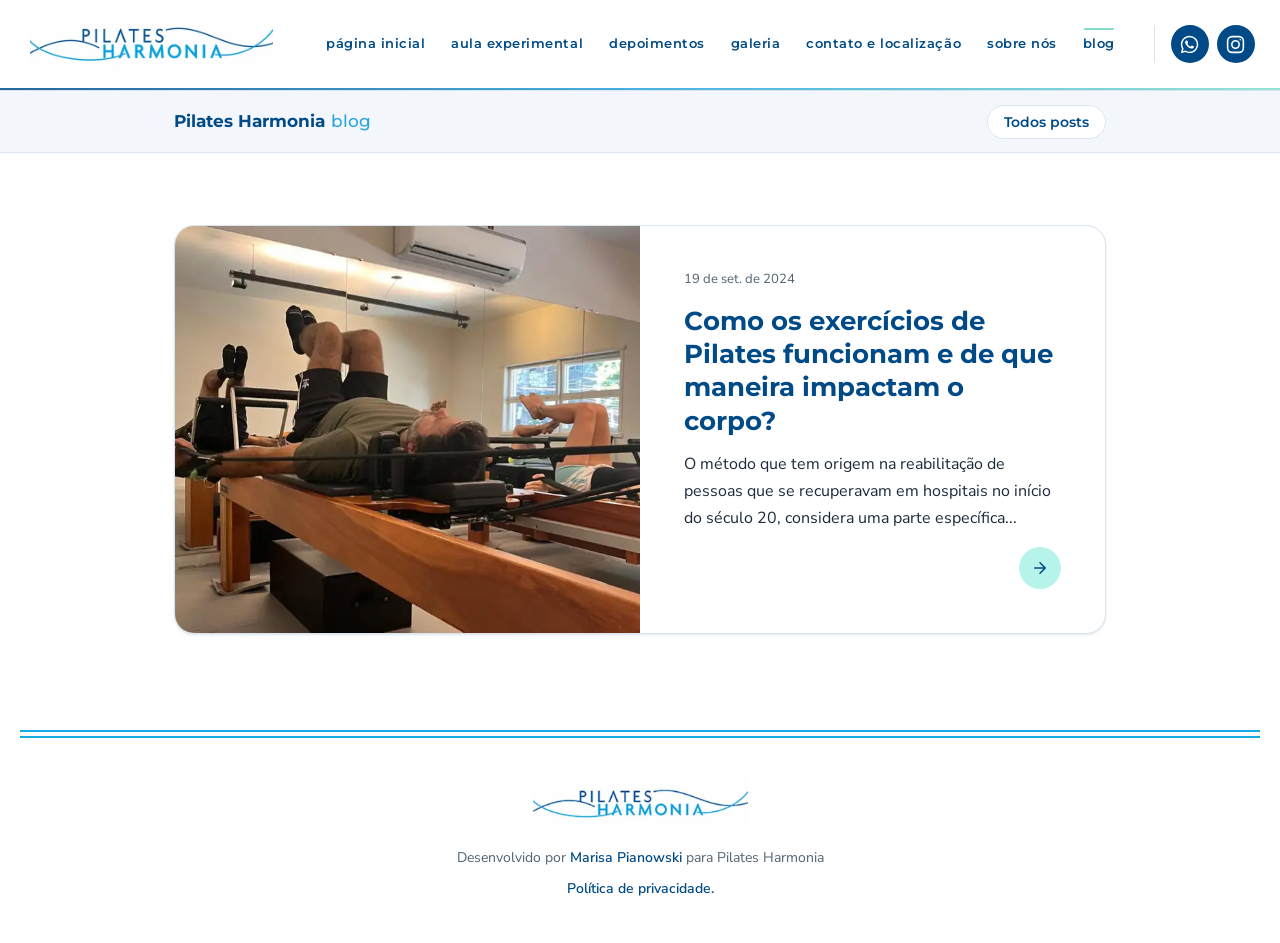
<file: blog.html>
<!doctype html>
<html lang="pt-BR">
<head>
  <meta charset="utf-8">
  <meta name="viewport" content="width=device-width, initial-scale=1, viewport-fit=cover">
  <title>blog | Pilates Harmonia</title>
  <meta name="description" content="Descubra dicas, técnicas e benefícios do Pilates no nosso blog. Aprenda como melhorar sua saúde e bem-estar com artigos sobre exercícios, posturas e estilo de vida saudável. Junte-se a nós e transforme seu corpo e mente!">
  <meta property="og:title" content="blog | Pilates Harmonia">
  <meta property="og:description" content="Descubra dicas, técnicas e benefícios do Pilates no nosso blog. Aprenda como melhorar sua saúde e bem-estar com artigos sobre exercícios, posturas e estilo de vida saudável. Junte-se a nós e transforme seu corpo e mente!">
  
  <meta property="og:locale" content="pt_BR">
  <meta name="theme-color" content="#004b87">
  <link rel="preconnect" href="https://fonts.googleapis.com">
  <link rel="preconnect" href="https://fonts.gstatic.com" crossorigin>
  <link rel="stylesheet" href="https://fonts.googleapis.com/css2?family=Montserrat:wght@400;500;600;700;800&family=Nunito+Sans:ital,opsz,wght@0,6..12,400;0,6..12,600;0,6..12,700;1,6..12,400&display=swap">
  <link rel="stylesheet" href="assets/style.css">
</head>
<body>
  <a href="#conteudo" class="skip">Pular para o conteúdo</a>
  <header class="site-header" id="topo">
    <div class="header-inner">
      <a href="index.html" class="logo-link" aria-label="Pilates Harmonia — página inicial">
        <img src="assets/img/logo-header.webp" alt="A logo da placa do estúdio Pilates Harmonia" class="logo" width="600" height="154">
      </a>
      <nav class="nav" aria-label="Site">
          <a class="nav-link" href="index.html">página inicial</a>
          <a class="nav-link" href="index.html#convite">aula experimental</a>
          <a class="nav-link" href="index.html#depoimentos">depoimentos</a>
          <a class="nav-link" href="index.html#galeria">galeria</a>
          <a class="nav-link" href="index.html#localizacao">contato e localização</a>
          <a class="nav-link" href="index.html#sobre-o-estudio">sobre nós</a>
          <a class="nav-link is-active" href="blog.html">blog</a>
      </nav>
      <div class="social">
        <a href="http://wa.me/5511991228148" target="_blank" rel="noopener noreferrer" class="social-btn" aria-label="WhatsApp"><svg class="ico" viewBox="0 0 24 24" fill="currentColor" aria-hidden="true"><path d="M19.05 4.91A9.82 9.82 0 0 0 12.04 2C6.58 2 2.13 6.45 2.13 11.91c0 1.75.46 3.45 1.32 4.95L2.05 22l5.25-1.38a9.9 9.9 0 0 0 4.74 1.21h.01c5.46 0 9.9-4.45 9.9-9.91 0-2.65-1.03-5.14-2.9-7.01Zm-7.01 15.24h-.01a8.23 8.23 0 0 1-4.19-1.15l-.3-.18-3.12.82.83-3.04-.2-.31a8.2 8.2 0 0 1-1.26-4.38c0-4.54 3.7-8.23 8.25-8.23 2.2 0 4.27.86 5.83 2.42a8.18 8.18 0 0 1 2.41 5.83c0 4.54-3.7 8.22-8.24 8.22Zm4.52-6.16c-.25-.12-1.47-.72-1.69-.81-.23-.08-.39-.12-.56.13-.17.25-.64.81-.78.97-.14.17-.29.19-.54.06-.25-.12-1.05-.39-1.99-1.23-.74-.66-1.23-1.47-1.38-1.72-.14-.25-.02-.38.11-.51.11-.11.25-.29.37-.43.13-.15.17-.25.25-.42.08-.17.04-.31-.02-.43-.06-.12-.56-1.34-.76-1.84-.2-.48-.41-.42-.56-.43h-.48c-.17 0-.43.06-.66.31-.23.25-.86.85-.86 2.07 0 1.22.89 2.4 1.01 2.56.12.17 1.75 2.67 4.23 3.74.59.26 1.05.41 1.41.52.59.19 1.13.16 1.56.1.48-.07 1.47-.6 1.67-1.18.21-.58.21-1.08.15-1.18-.06-.11-.23-.17-.48-.29Z"/></svg></a>
        <a href="https://www.instagram.com/estudiopilatesharmonia" target="_blank" rel="noopener noreferrer" class="social-btn" aria-label="Instagram"><svg class="ico" viewBox="0 0 24 24" fill="none" stroke="currentColor" stroke-width="1.8" stroke-linecap="round" stroke-linejoin="round" aria-hidden="true"><rect x="3" y="3" width="18" height="18" rx="5"/><circle cx="12" cy="12" r="4.2"/><circle cx="17.4" cy="6.6" r="0.9" fill="currentColor" stroke="none"/></svg></a>
        <button type="button" class="menu-btn" aria-label="Abrir menu" aria-expanded="false" aria-controls="mobile-menu">
          <span class="when-closed"><svg class="ico" viewBox="0 0 24 24" fill="none" stroke="currentColor" stroke-width="2" stroke-linecap="round" aria-hidden="true"><path d="M4 6h16M4 12h16M4 18h16"/></svg></span><span class="when-open"><svg class="ico" viewBox="0 0 24 24" fill="none" stroke="currentColor" stroke-width="2" stroke-linecap="round" aria-hidden="true"><path d="M18 6 6 18M6 6l12 12"/></svg></span>
        </button>
      </div>
    </div>
    <div class="wave-line" aria-hidden="true"></div>
  </header>

  <div class="mobile-menu" id="mobile-menu" hidden>
    <nav class="mobile-nav" aria-label="Menu móvel">
        <a class="mobile-link" href="index.html">página inicial</a>
        <a class="mobile-link" href="index.html#convite">aula experimental</a>
        <a class="mobile-link" href="index.html#depoimentos">depoimentos</a>
        <a class="mobile-link" href="index.html#galeria">galeria</a>
        <a class="mobile-link" href="index.html#localizacao">contato e localização</a>
        <a class="mobile-link" href="index.html#sobre-o-estudio">sobre nós</a>
        <a class="mobile-link" href="blog.html">blog</a>
    </nav>
    <div class="mobile-social">
      <a href="http://wa.me/5511991228148" target="_blank" rel="noopener noreferrer" class="social-btn lg" aria-label="WhatsApp"><svg class="ico" viewBox="0 0 24 24" fill="currentColor" aria-hidden="true"><path d="M19.05 4.91A9.82 9.82 0 0 0 12.04 2C6.58 2 2.13 6.45 2.13 11.91c0 1.75.46 3.45 1.32 4.95L2.05 22l5.25-1.38a9.9 9.9 0 0 0 4.74 1.21h.01c5.46 0 9.9-4.45 9.9-9.91 0-2.65-1.03-5.14-2.9-7.01Zm-7.01 15.24h-.01a8.23 8.23 0 0 1-4.19-1.15l-.3-.18-3.12.82.83-3.04-.2-.31a8.2 8.2 0 0 1-1.26-4.38c0-4.54 3.7-8.23 8.25-8.23 2.2 0 4.27.86 5.83 2.42a8.18 8.18 0 0 1 2.41 5.83c0 4.54-3.7 8.22-8.24 8.22Zm4.52-6.16c-.25-.12-1.47-.72-1.69-.81-.23-.08-.39-.12-.56.13-.17.25-.64.81-.78.97-.14.17-.29.19-.54.06-.25-.12-1.05-.39-1.99-1.23-.74-.66-1.23-1.47-1.38-1.72-.14-.25-.02-.38.11-.51.11-.11.25-.29.37-.43.13-.15.17-.25.25-.42.08-.17.04-.31-.02-.43-.06-.12-.56-1.34-.76-1.84-.2-.48-.41-.42-.56-.43h-.48c-.17 0-.43.06-.66.31-.23.25-.86.85-.86 2.07 0 1.22.89 2.4 1.01 2.56.12.17 1.75 2.67 4.23 3.74.59.26 1.05.41 1.41.52.59.19 1.13.16 1.56.1.48-.07 1.47-.6 1.67-1.18.21-.58.21-1.08.15-1.18-.06-.11-.23-.17-.48-.29Z"/></svg></a>
      <a href="https://www.instagram.com/estudiopilatesharmonia" target="_blank" rel="noopener noreferrer" class="social-btn lg" aria-label="Instagram"><svg class="ico" viewBox="0 0 24 24" fill="none" stroke="currentColor" stroke-width="1.8" stroke-linecap="round" stroke-linejoin="round" aria-hidden="true"><rect x="3" y="3" width="18" height="18" rx="5"/><circle cx="12" cy="12" r="4.2"/><circle cx="17.4" cy="6.6" r="0.9" fill="currentColor" stroke="none"/></svg></a>
    </div>
  </div>

  <main id="conteudo">

    <div class="blog-bar">
      <div class="blog-bar-inner">
        <span class="blog-brand">Pilates Harmonia<span class="blog-brand-accent">blog</span></span>
        <nav aria-label="Blog"><a href="blog.html" class="blog-all">Todos posts</a></nav>
      </div>
    </div>
    <div class="blog-wrap">
      <h1 class="sr-only">Blog Pilates Harmonia</h1>
      <article class="blog-card reveal">
        <a href="materia-como-os-exercicios-de-pilates-funcionam.html" class="blog-image-link" aria-label="Como os exercícios de Pilates funcionam e de que maneira impactam o corpo?">
          <img src="assets/img/blog-como-os-exercicios-de-pilates-funcionam.webp" alt="Aluno se exercitando no reformer no estúdio Pilates Harmonia" class="blog-image" width="720" height="599">
        </a>
        <div class="blog-body">
          <p class="blog-meta"><span>19 de set. de 2024</span></p>
          <h2 class="blog-title"><a href="materia-como-os-exercicios-de-pilates-funcionam.html">Como os exercícios de Pilates funcionam e de que maneira impactam o corpo?</a></h2>
          <p class="blog-excerpt">O método que tem origem na reabilitação de pessoas que se recuperavam em hospitais no início do século 20, considera uma parte específica...</p>
          <a href="materia-como-os-exercicios-de-pilates-funcionam.html" class="blog-more" aria-hidden="true" tabindex="-1"><svg class="ico" viewBox="0 0 24 24" fill="none" stroke="currentColor" stroke-width="2" stroke-linecap="round" stroke-linejoin="round" aria-hidden="true"><path d="M5 12h14M12 5l7 7-7 7"/></svg></a>
        </div>
      </article>
    </div>
  </main>

  <a href="https://api.whatsapp.com/send?phone=5511991228148&text=Ola%2C%20gostaria%20de%20agendar%20uma%20aula%20experimental." target="_blank" rel="noopener noreferrer" class="float-whats" aria-label="Agendar aula experimental pelo WhatsApp">
    <svg class="ico" viewBox="0 0 24 24" fill="currentColor" aria-hidden="true"><path d="M19.05 4.91A9.82 9.82 0 0 0 12.04 2C6.58 2 2.13 6.45 2.13 11.91c0 1.75.46 3.45 1.32 4.95L2.05 22l5.25-1.38a9.9 9.9 0 0 0 4.74 1.21h.01c5.46 0 9.9-4.45 9.9-9.91 0-2.65-1.03-5.14-2.9-7.01Zm-7.01 15.24h-.01a8.23 8.23 0 0 1-4.19-1.15l-.3-.18-3.12.82.83-3.04-.2-.31a8.2 8.2 0 0 1-1.26-4.38c0-4.54 3.7-8.23 8.25-8.23 2.2 0 4.27.86 5.83 2.42a8.18 8.18 0 0 1 2.41 5.83c0 4.54-3.7 8.22-8.24 8.22Zm4.52-6.16c-.25-.12-1.47-.72-1.69-.81-.23-.08-.39-.12-.56.13-.17.25-.64.81-.78.97-.14.17-.29.19-.54.06-.25-.12-1.05-.39-1.99-1.23-.74-.66-1.23-1.47-1.38-1.72-.14-.25-.02-.38.11-.51.11-.11.25-.29.37-.43.13-.15.17-.25.25-.42.08-.17.04-.31-.02-.43-.06-.12-.56-1.34-.76-1.84-.2-.48-.41-.42-.56-.43h-.48c-.17 0-.43.06-.66.31-.23.25-.86.85-.86 2.07 0 1.22.89 2.4 1.01 2.56.12.17 1.75 2.67 4.23 3.74.59.26 1.05.41 1.41.52.59.19 1.13.16 1.56.1.48-.07 1.47-.6 1.67-1.18.21-.58.21-1.08.15-1.18-.06-.11-.23-.17-.48-.29Z"/></svg><span class="float-label">Agendar aula experimental</span>
  </a>

  <footer class="site-footer">
    <div class="footer-lines" aria-hidden="true"></div>
    <div class="footer-inner">
      <img src="assets/img/logo-footer.webp" alt="A logo do estúdio Pilates Harmonia" class="footer-logo" width="600" height="154" loading="lazy">
      <p class="footer-text">Desenvolvido por <a href="https://www.linkedin.com/in/marisapianowski/" target="_blank" rel="noopener noreferrer" class="footer-link">Marisa Pianowski</a> para Pilates Harmonia</p>
      <p class="footer-text"><a href="politica-de-privacidade.html" class="footer-link">Política de privacidade.</a></p>
    </div>
  </footer>
  <script src="assets/script.js" defer></script>
</body>
</html>
</file>
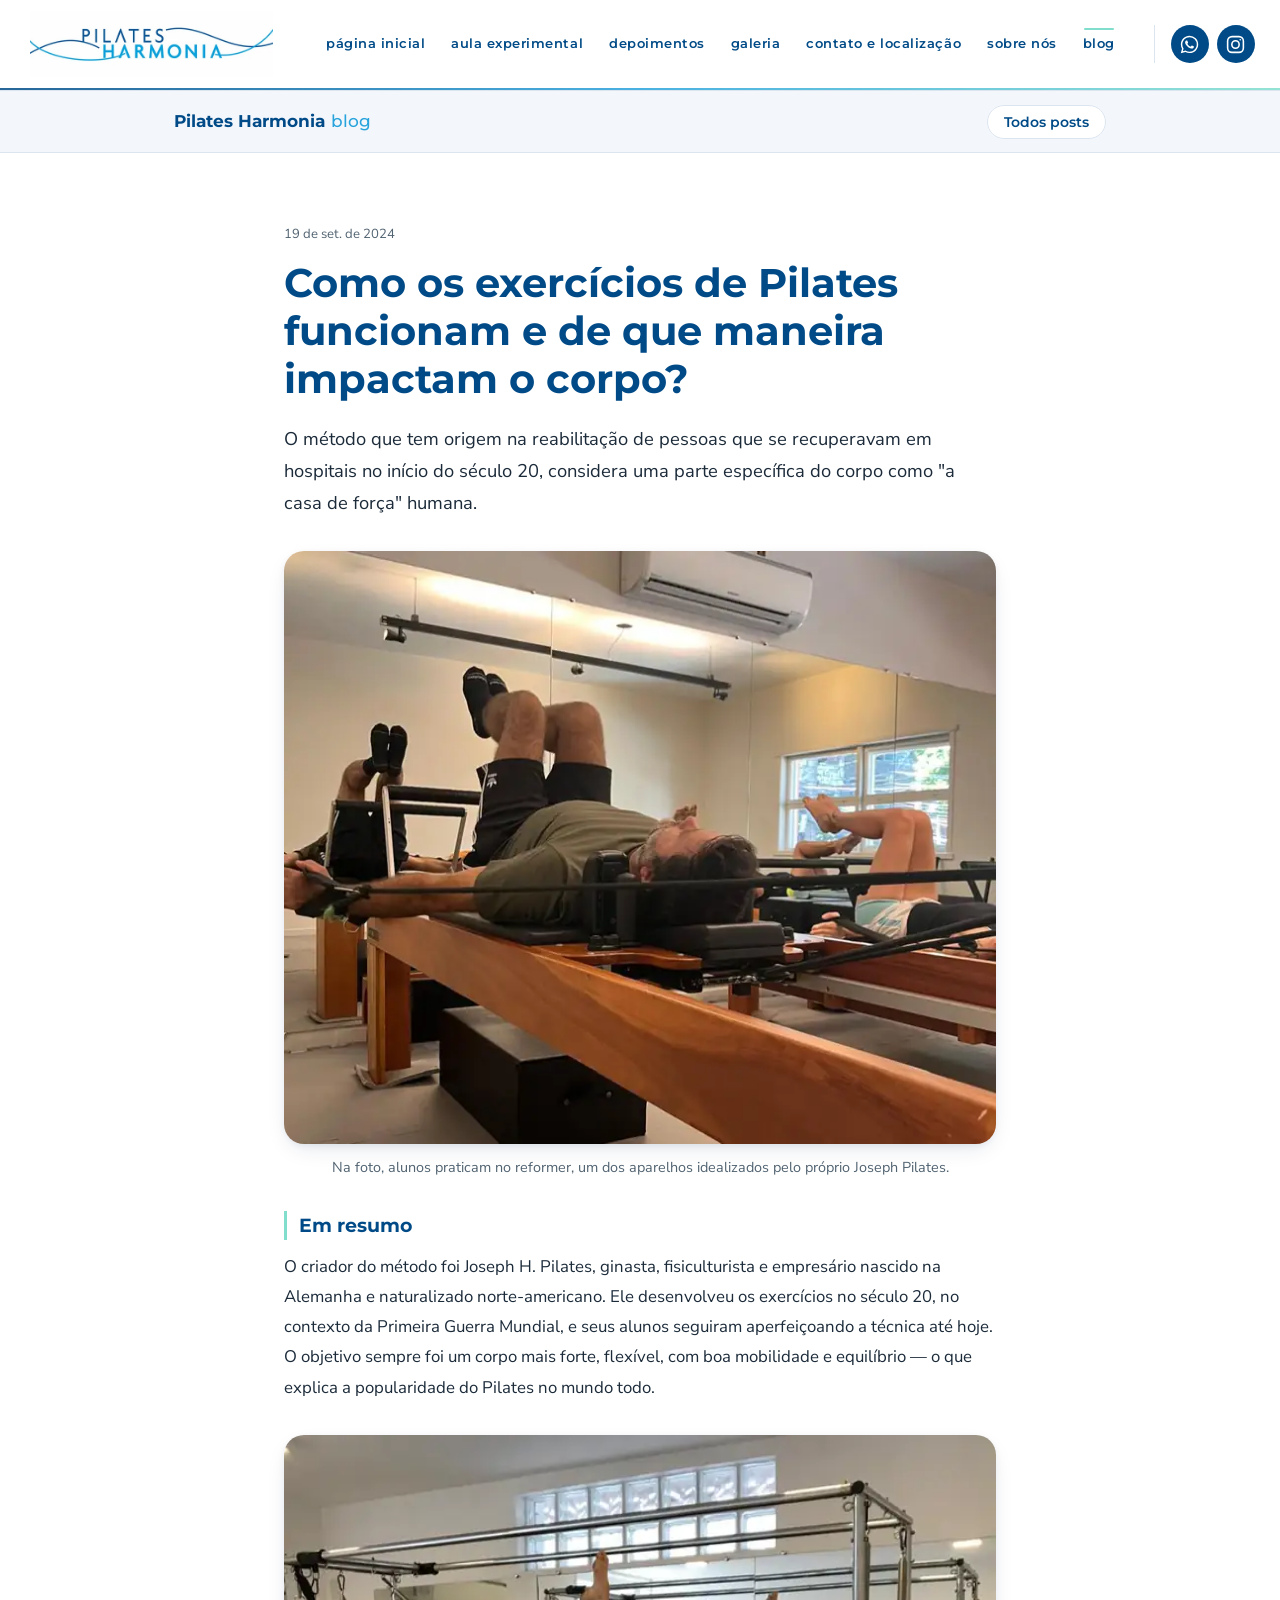
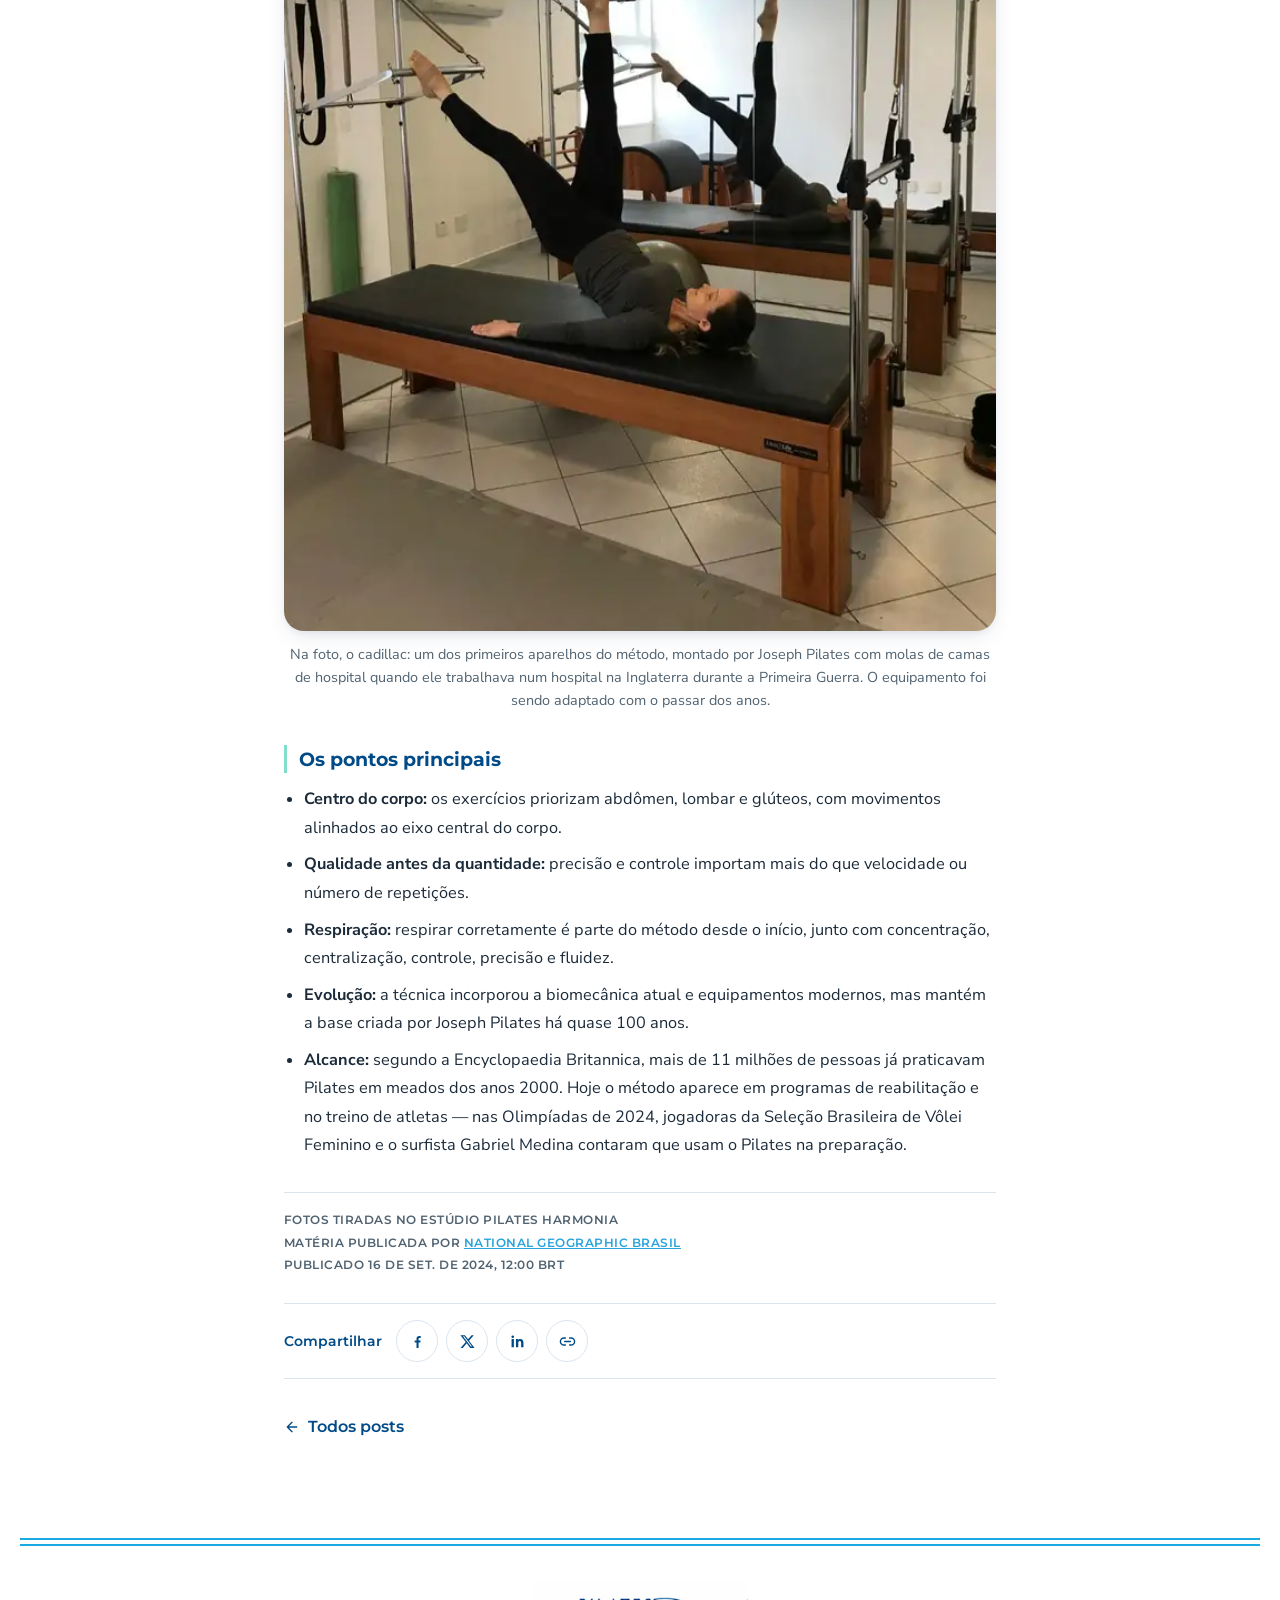
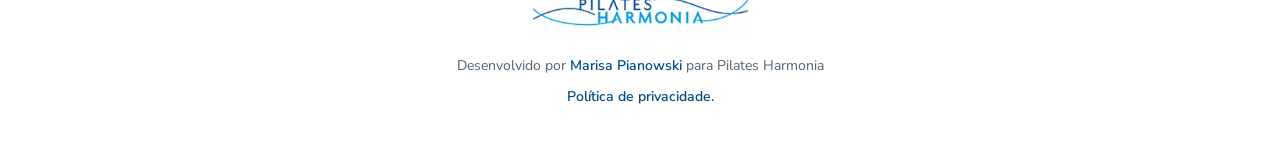
<file: materia-como-os-exercicios-de-pilates-funcionam.html>
<!doctype html>
<html lang="pt-BR">
<head>
  <meta charset="utf-8">
  <meta name="viewport" content="width=device-width, initial-scale=1, viewport-fit=cover">
  <title>Como os exercícios de Pilates funcionam e de que maneira impactam o corpo? | Pilates Harmonia</title>
  <meta name="description" content="O método que tem origem na reabilitação de pessoas que se recuperavam em hospitais no início do século 20, considera uma parte específica...">
  <meta property="og:title" content="Como os exercícios de Pilates funcionam e de que maneira impactam o corpo? | Pilates Harmonia">
  <meta property="og:description" content="O método que tem origem na reabilitação de pessoas que se recuperavam em hospitais no início do século 20, considera uma parte específica...">
  <meta property="og:image" content="assets/img/blog-como-os-exercicios-de-pilates-funcionam.webp">
  <meta property="og:locale" content="pt_BR">
  <meta name="theme-color" content="#004b87">
  <link rel="preconnect" href="https://fonts.googleapis.com">
  <link rel="preconnect" href="https://fonts.gstatic.com" crossorigin>
  <link rel="stylesheet" href="https://fonts.googleapis.com/css2?family=Montserrat:wght@400;500;600;700;800&family=Nunito+Sans:ital,opsz,wght@0,6..12,400;0,6..12,600;0,6..12,700;1,6..12,400&display=swap">
  <link rel="stylesheet" href="assets/style.css">
</head>
<body>
  <a href="#conteudo" class="skip">Pular para o conteúdo</a>
  <header class="site-header" id="topo">
    <div class="header-inner">
      <a href="index.html" class="logo-link" aria-label="Pilates Harmonia — página inicial">
        <img src="assets/img/logo-header.webp" alt="A logo da placa do estúdio Pilates Harmonia" class="logo" width="600" height="154">
      </a>
      <nav class="nav" aria-label="Site">
          <a class="nav-link" href="index.html">página inicial</a>
          <a class="nav-link" href="index.html#convite">aula experimental</a>
          <a class="nav-link" href="index.html#depoimentos">depoimentos</a>
          <a class="nav-link" href="index.html#galeria">galeria</a>
          <a class="nav-link" href="index.html#localizacao">contato e localização</a>
          <a class="nav-link" href="index.html#sobre-o-estudio">sobre nós</a>
          <a class="nav-link is-active" href="blog.html">blog</a>
      </nav>
      <div class="social">
        <a href="http://wa.me/5511991228148" target="_blank" rel="noopener noreferrer" class="social-btn" aria-label="WhatsApp"><svg class="ico" viewBox="0 0 24 24" fill="currentColor" aria-hidden="true"><path d="M19.05 4.91A9.82 9.82 0 0 0 12.04 2C6.58 2 2.13 6.45 2.13 11.91c0 1.75.46 3.45 1.32 4.95L2.05 22l5.25-1.38a9.9 9.9 0 0 0 4.74 1.21h.01c5.46 0 9.9-4.45 9.9-9.91 0-2.65-1.03-5.14-2.9-7.01Zm-7.01 15.24h-.01a8.23 8.23 0 0 1-4.19-1.15l-.3-.18-3.12.82.83-3.04-.2-.31a8.2 8.2 0 0 1-1.26-4.38c0-4.54 3.7-8.23 8.25-8.23 2.2 0 4.27.86 5.83 2.42a8.18 8.18 0 0 1 2.41 5.83c0 4.54-3.7 8.22-8.24 8.22Zm4.52-6.16c-.25-.12-1.47-.72-1.69-.81-.23-.08-.39-.12-.56.13-.17.25-.64.81-.78.97-.14.17-.29.19-.54.06-.25-.12-1.05-.39-1.99-1.23-.74-.66-1.23-1.47-1.38-1.72-.14-.25-.02-.38.11-.51.11-.11.25-.29.37-.43.13-.15.17-.25.25-.42.08-.17.04-.31-.02-.43-.06-.12-.56-1.34-.76-1.84-.2-.48-.41-.42-.56-.43h-.48c-.17 0-.43.06-.66.31-.23.25-.86.85-.86 2.07 0 1.22.89 2.4 1.01 2.56.12.17 1.75 2.67 4.23 3.74.59.26 1.05.41 1.41.52.59.19 1.13.16 1.56.1.48-.07 1.47-.6 1.67-1.18.21-.58.21-1.08.15-1.18-.06-.11-.23-.17-.48-.29Z"/></svg></a>
        <a href="https://www.instagram.com/estudiopilatesharmonia" target="_blank" rel="noopener noreferrer" class="social-btn" aria-label="Instagram"><svg class="ico" viewBox="0 0 24 24" fill="none" stroke="currentColor" stroke-width="1.8" stroke-linecap="round" stroke-linejoin="round" aria-hidden="true"><rect x="3" y="3" width="18" height="18" rx="5"/><circle cx="12" cy="12" r="4.2"/><circle cx="17.4" cy="6.6" r="0.9" fill="currentColor" stroke="none"/></svg></a>
        <button type="button" class="menu-btn" aria-label="Abrir menu" aria-expanded="false" aria-controls="mobile-menu">
          <span class="when-closed"><svg class="ico" viewBox="0 0 24 24" fill="none" stroke="currentColor" stroke-width="2" stroke-linecap="round" aria-hidden="true"><path d="M4 6h16M4 12h16M4 18h16"/></svg></span><span class="when-open"><svg class="ico" viewBox="0 0 24 24" fill="none" stroke="currentColor" stroke-width="2" stroke-linecap="round" aria-hidden="true"><path d="M18 6 6 18M6 6l12 12"/></svg></span>
        </button>
      </div>
    </div>
    <div class="wave-line" aria-hidden="true"></div>
  </header>

  <div class="mobile-menu" id="mobile-menu" hidden>
    <nav class="mobile-nav" aria-label="Menu móvel">
        <a class="mobile-link" href="index.html">página inicial</a>
        <a class="mobile-link" href="index.html#convite">aula experimental</a>
        <a class="mobile-link" href="index.html#depoimentos">depoimentos</a>
        <a class="mobile-link" href="index.html#galeria">galeria</a>
        <a class="mobile-link" href="index.html#localizacao">contato e localização</a>
        <a class="mobile-link" href="index.html#sobre-o-estudio">sobre nós</a>
        <a class="mobile-link" href="blog.html">blog</a>
    </nav>
    <div class="mobile-social">
      <a href="http://wa.me/5511991228148" target="_blank" rel="noopener noreferrer" class="social-btn lg" aria-label="WhatsApp"><svg class="ico" viewBox="0 0 24 24" fill="currentColor" aria-hidden="true"><path d="M19.05 4.91A9.82 9.82 0 0 0 12.04 2C6.58 2 2.13 6.45 2.13 11.91c0 1.75.46 3.45 1.32 4.95L2.05 22l5.25-1.38a9.9 9.9 0 0 0 4.74 1.21h.01c5.46 0 9.9-4.45 9.9-9.91 0-2.65-1.03-5.14-2.9-7.01Zm-7.01 15.24h-.01a8.23 8.23 0 0 1-4.19-1.15l-.3-.18-3.12.82.83-3.04-.2-.31a8.2 8.2 0 0 1-1.26-4.38c0-4.54 3.7-8.23 8.25-8.23 2.2 0 4.27.86 5.83 2.42a8.18 8.18 0 0 1 2.41 5.83c0 4.54-3.7 8.22-8.24 8.22Zm4.52-6.16c-.25-.12-1.47-.72-1.69-.81-.23-.08-.39-.12-.56.13-.17.25-.64.81-.78.97-.14.17-.29.19-.54.06-.25-.12-1.05-.39-1.99-1.23-.74-.66-1.23-1.47-1.38-1.72-.14-.25-.02-.38.11-.51.11-.11.25-.29.37-.43.13-.15.17-.25.25-.42.08-.17.04-.31-.02-.43-.06-.12-.56-1.34-.76-1.84-.2-.48-.41-.42-.56-.43h-.48c-.17 0-.43.06-.66.31-.23.25-.86.85-.86 2.07 0 1.22.89 2.4 1.01 2.56.12.17 1.75 2.67 4.23 3.74.59.26 1.05.41 1.41.52.59.19 1.13.16 1.56.1.48-.07 1.47-.6 1.67-1.18.21-.58.21-1.08.15-1.18-.06-.11-.23-.17-.48-.29Z"/></svg></a>
      <a href="https://www.instagram.com/estudiopilatesharmonia" target="_blank" rel="noopener noreferrer" class="social-btn lg" aria-label="Instagram"><svg class="ico" viewBox="0 0 24 24" fill="none" stroke="currentColor" stroke-width="1.8" stroke-linecap="round" stroke-linejoin="round" aria-hidden="true"><rect x="3" y="3" width="18" height="18" rx="5"/><circle cx="12" cy="12" r="4.2"/><circle cx="17.4" cy="6.6" r="0.9" fill="currentColor" stroke="none"/></svg></a>
    </div>
  </div>

  <main id="conteudo">

    <div class="blog-bar">
      <div class="blog-bar-inner">
        <span class="blog-brand">Pilates Harmonia<span class="blog-brand-accent">blog</span></span>
        <nav aria-label="Blog"><a href="blog.html" class="blog-all">Todos posts</a></nav>
      </div>
    </div>
    <article class="article">
      <div class="reveal">
        <p class="blog-meta"><span>19 de set. de 2024</span></p>
        <h1 class="article-title">Como os exercícios de Pilates funcionam e de que maneira impactam o corpo?</h1>
        <p class="article-lead">O método que tem origem na reabilitação de pessoas que se recuperavam em hospitais no início do século 20, considera uma parte específica do corpo como "a casa de força" humana.</p>
      </div>
      <figure class="article-figure">
        <img src="assets/img/blog-como-os-exercicios-de-pilates-funcionam.webp" alt="Aluno se exercitando no reformer no estúdio Pilates Harmonia" width="720" height="599">
        <figcaption>Na foto, alunos praticam no reformer, um dos aparelhos idealizados pelo próprio Joseph Pilates.</figcaption>
      </figure>
      <div class="article-body">
        <h2>Em resumo</h2>
        <p>O criador do método foi Joseph H. Pilates, ginasta, fisiculturista e empresário nascido na Alemanha e naturalizado norte-americano. Ele desenvolveu os exercícios no século 20, no contexto da Primeira Guerra Mundial, e seus alunos seguiram aperfeiçoando a técnica até hoje. O objetivo sempre foi um corpo mais forte, flexível, com boa mobilidade e equilíbrio — o que explica a popularidade do Pilates no mundo todo.</p>
      </div>
      <figure class="article-figure">
        <img src="assets/img/blog-cadillac.webp" alt="Aluna se exercitando no cadillac no estúdio Pilates Harmonia" width="640" height="716" loading="lazy">
        <figcaption>Na foto, o cadillac: um dos primeiros aparelhos do método, montado por Joseph Pilates com molas de camas de hospital quando ele trabalhava num hospital na Inglaterra durante a Primeira Guerra. O equipamento foi sendo adaptado com o passar dos anos.</figcaption>
      </figure>
      <div class="article-body">
        <h2>Os pontos principais</h2>
        <ul class="article-points">
          <li><strong>Centro do corpo:</strong> os exercícios priorizam abdômen, lombar e glúteos, com movimentos alinhados ao eixo central do corpo.</li>
          <li><strong>Qualidade antes da quantidade:</strong> precisão e controle importam mais do que velocidade ou número de repetições.</li>
          <li><strong>Respiração:</strong> respirar corretamente é parte do método desde o início, junto com concentração, centralização, controle, precisão e fluidez.</li>
          <li><strong>Evolução:</strong> a técnica incorporou a biomecânica atual e equipamentos modernos, mas mantém a base criada por Joseph Pilates há quase 100 anos.</li>
          <li><strong>Alcance:</strong> segundo a Encyclopaedia Britannica, mais de 11 milhões de pessoas já praticavam Pilates em meados dos anos 2000. Hoje o método aparece em programas de reabilitação e no treino de atletas — nas Olimpíadas de 2024, jogadoras da Seleção Brasileira de Vôlei Feminino e o surfista Gabriel Medina contaram que usam o Pilates na preparação.</li>
        </ul>
      </div>
      <footer class="article-credits">
        <p>FOTOS TIRADAS NO ESTÚDIO PILATES HARMONIA</p>
        <p>MATÉRIA PUBLICADA POR <a href="https://www.nationalgeographicbrasil.com/ciencia/2024/09/como-foi-criado-o-pilates-qual-e-a-sua-origem" target="_blank" rel="noopener noreferrer">NATIONAL GEOGRAPHIC BRASIL</a></p>
        <p>PUBLICADO 16 DE SET. DE 2024, 12:00 BRT</p>
      </footer>
      <div class="share" data-share>
        <span class="share-label">Compartilhar</span>
        <div class="share-buttons">
          <a class="share-btn" data-share-fb target="_blank" rel="noopener noreferrer" aria-label="Compartilhar no Facebook"><svg class="ico" viewBox="0 0 24 24" fill="currentColor" aria-hidden="true"><path d="M13.5 21v-7.5h2.5l.4-3h-2.9V8.6c0-.9.3-1.5 1.5-1.5h1.5V4.4c-.3 0-1.2-.1-2.2-.1-2.2 0-3.7 1.3-3.7 3.8v2.4H8v3h2.6V21h2.9Z"/></svg></a>
          <a class="share-btn" data-share-x target="_blank" rel="noopener noreferrer" aria-label="Compartilhar no X"><svg class="ico" viewBox="0 0 24 24" fill="currentColor" aria-hidden="true"><path d="M17.8 3h3.1l-6.8 7.8L22 21h-6.2l-4.9-6.4L5.3 21H2.2l7.3-8.3L2 3h6.4l4.4 5.8L17.8 3Zm-1.1 16.2h1.7L7.4 4.7H5.6l11.1 14.5Z"/></svg></a>
          <a class="share-btn" data-share-li target="_blank" rel="noopener noreferrer" aria-label="Compartilhar no LinkedIn"><svg class="ico" viewBox="0 0 24 24" fill="currentColor" aria-hidden="true"><path d="M6.9 8.6H3.6V20h3.3V8.6ZM5.3 3.4a1.9 1.9 0 1 0 0 3.8 1.9 1.9 0 0 0 0-3.8ZM20.4 13.5c0-3.1-1.6-5.1-4.4-5.1-1.5 0-2.6.8-3 1.6V8.6H9.8V20h3.3v-5.7c0-1.5.3-2.9 2.1-2.9 1.8 0 1.9 1.7 1.9 3V20h3.3v-6.5Z"/></svg></a>
          <button type="button" class="share-btn" data-share-copy aria-label="Copiar link do artigo"><svg class="ico" viewBox="0 0 24 24" fill="none" stroke="currentColor" stroke-width="2" stroke-linecap="round" stroke-linejoin="round" aria-hidden="true"><path d="M9 17H7A5 5 0 0 1 7 7h2M15 7h2a5 5 0 1 1 0 10h-2M8 12h8"/></svg></button>
          <button type="button" class="share-btn share-native" data-share-native aria-label="Compartilhar" hidden><svg class="ico" viewBox="0 0 24 24" fill="none" stroke="currentColor" stroke-width="2" stroke-linecap="round" stroke-linejoin="round" aria-hidden="true"><circle cx="18" cy="5" r="3"/><circle cx="6" cy="12" r="3"/><circle cx="18" cy="19" r="3"/><path d="m8.59 13.51 6.83 3.98M15.41 6.51l-6.82 3.98"/></svg></button>
        </div>
        <span class="share-feedback" role="status" aria-live="polite"></span>
      </div>
      <a href="blog.html" class="article-back"><svg class="ico" viewBox="0 0 24 24" fill="none" stroke="currentColor" stroke-width="2" stroke-linecap="round" stroke-linejoin="round" aria-hidden="true"><path d="m12 19-7-7 7-7M19 12H5"/></svg> Todos posts</a>
    </article>
  </main>

  <a href="https://api.whatsapp.com/send?phone=5511991228148&text=Ola%2C%20gostaria%20de%20agendar%20uma%20aula%20experimental." target="_blank" rel="noopener noreferrer" class="float-whats" aria-label="Agendar aula experimental pelo WhatsApp">
    <svg class="ico" viewBox="0 0 24 24" fill="currentColor" aria-hidden="true"><path d="M19.05 4.91A9.82 9.82 0 0 0 12.04 2C6.58 2 2.13 6.45 2.13 11.91c0 1.75.46 3.45 1.32 4.95L2.05 22l5.25-1.38a9.9 9.9 0 0 0 4.74 1.21h.01c5.46 0 9.9-4.45 9.9-9.91 0-2.65-1.03-5.14-2.9-7.01Zm-7.01 15.24h-.01a8.23 8.23 0 0 1-4.19-1.15l-.3-.18-3.12.82.83-3.04-.2-.31a8.2 8.2 0 0 1-1.26-4.38c0-4.54 3.7-8.23 8.25-8.23 2.2 0 4.27.86 5.83 2.42a8.18 8.18 0 0 1 2.41 5.83c0 4.54-3.7 8.22-8.24 8.22Zm4.52-6.16c-.25-.12-1.47-.72-1.69-.81-.23-.08-.39-.12-.56.13-.17.25-.64.81-.78.97-.14.17-.29.19-.54.06-.25-.12-1.05-.39-1.99-1.23-.74-.66-1.23-1.47-1.38-1.72-.14-.25-.02-.38.11-.51.11-.11.25-.29.37-.43.13-.15.17-.25.25-.42.08-.17.04-.31-.02-.43-.06-.12-.56-1.34-.76-1.84-.2-.48-.41-.42-.56-.43h-.48c-.17 0-.43.06-.66.31-.23.25-.86.85-.86 2.07 0 1.22.89 2.4 1.01 2.56.12.17 1.75 2.67 4.23 3.74.59.26 1.05.41 1.41.52.59.19 1.13.16 1.56.1.48-.07 1.47-.6 1.67-1.18.21-.58.21-1.08.15-1.18-.06-.11-.23-.17-.48-.29Z"/></svg><span class="float-label">Agendar aula experimental</span>
  </a>

  <footer class="site-footer">
    <div class="footer-lines" aria-hidden="true"></div>
    <div class="footer-inner">
      <img src="assets/img/logo-footer.webp" alt="A logo do estúdio Pilates Harmonia" class="footer-logo" width="600" height="154" loading="lazy">
      <p class="footer-text">Desenvolvido por <a href="https://www.linkedin.com/in/marisapianowski/" target="_blank" rel="noopener noreferrer" class="footer-link">Marisa Pianowski</a> para Pilates Harmonia</p>
      <p class="footer-text"><a href="politica-de-privacidade.html" class="footer-link">Política de privacidade.</a></p>
    </div>
  </footer>
  <script src="assets/script.js" defer></script>
</body>
</html>
</file>
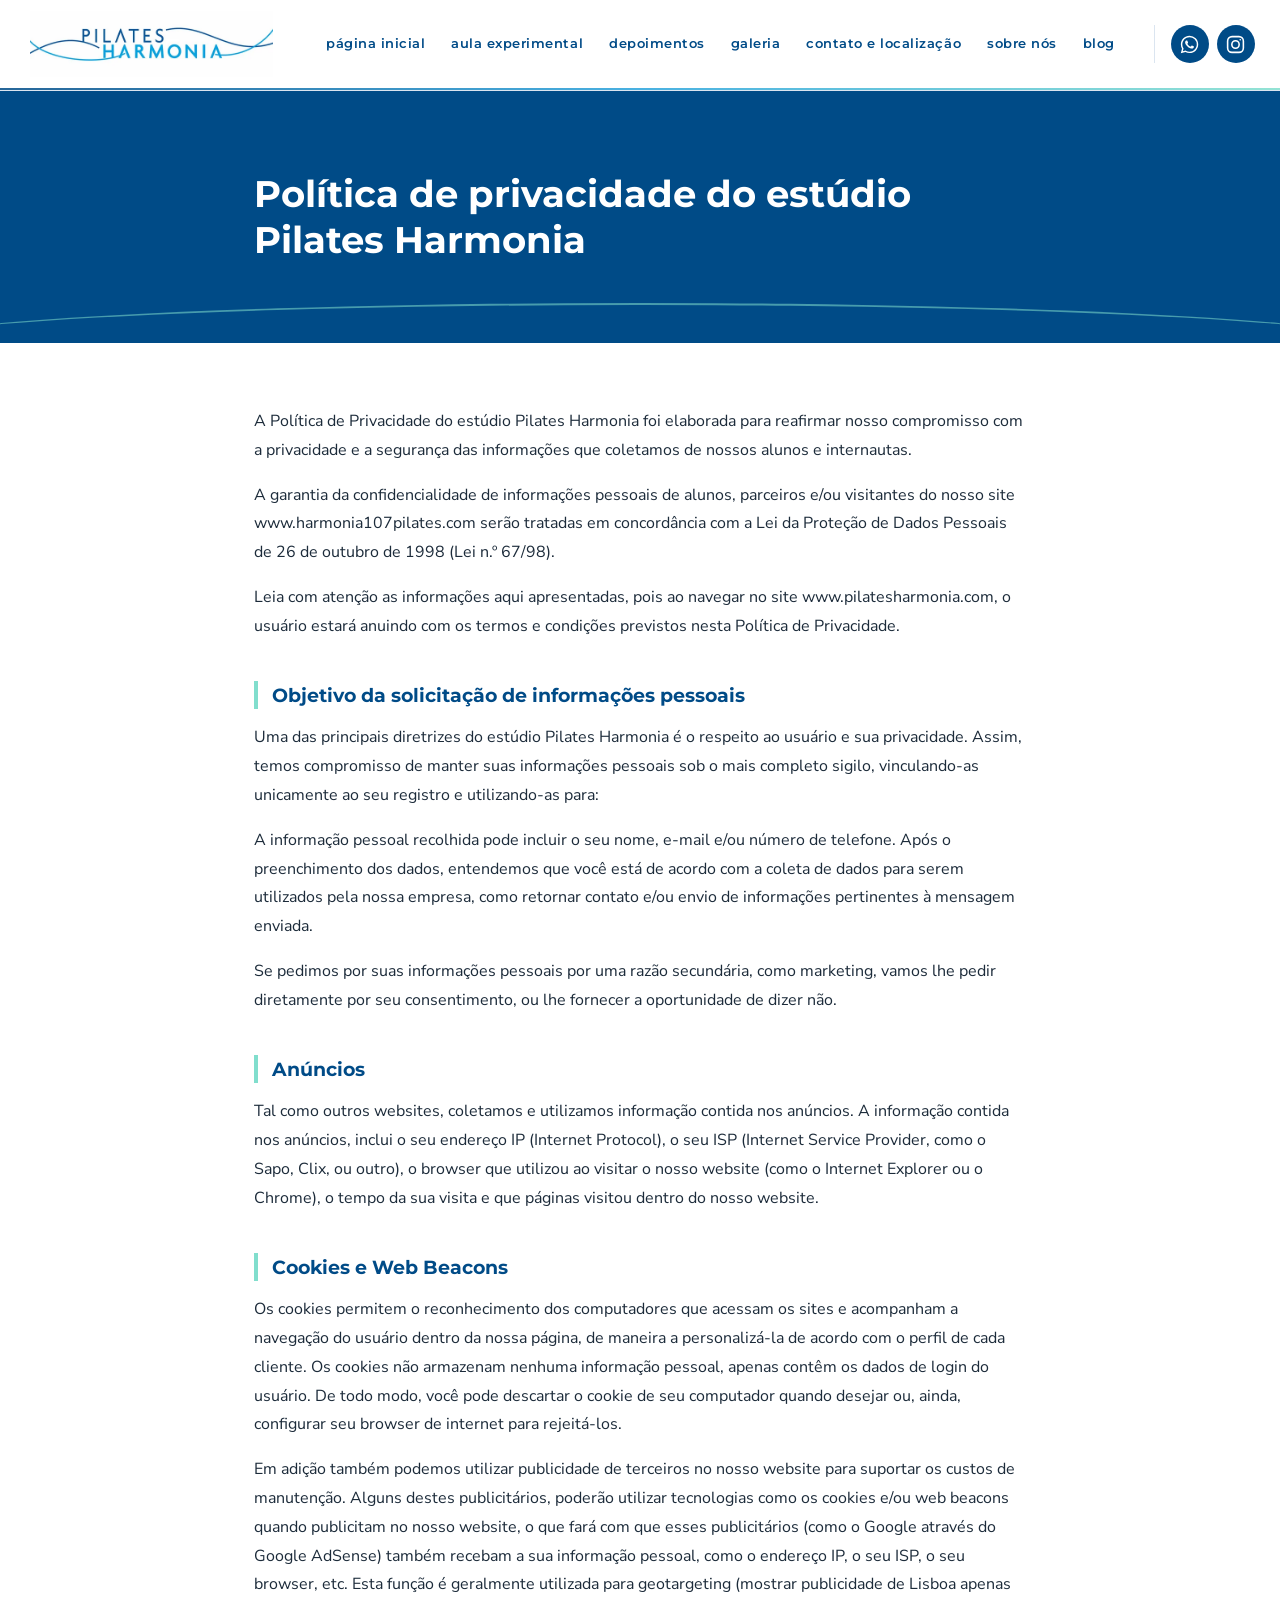
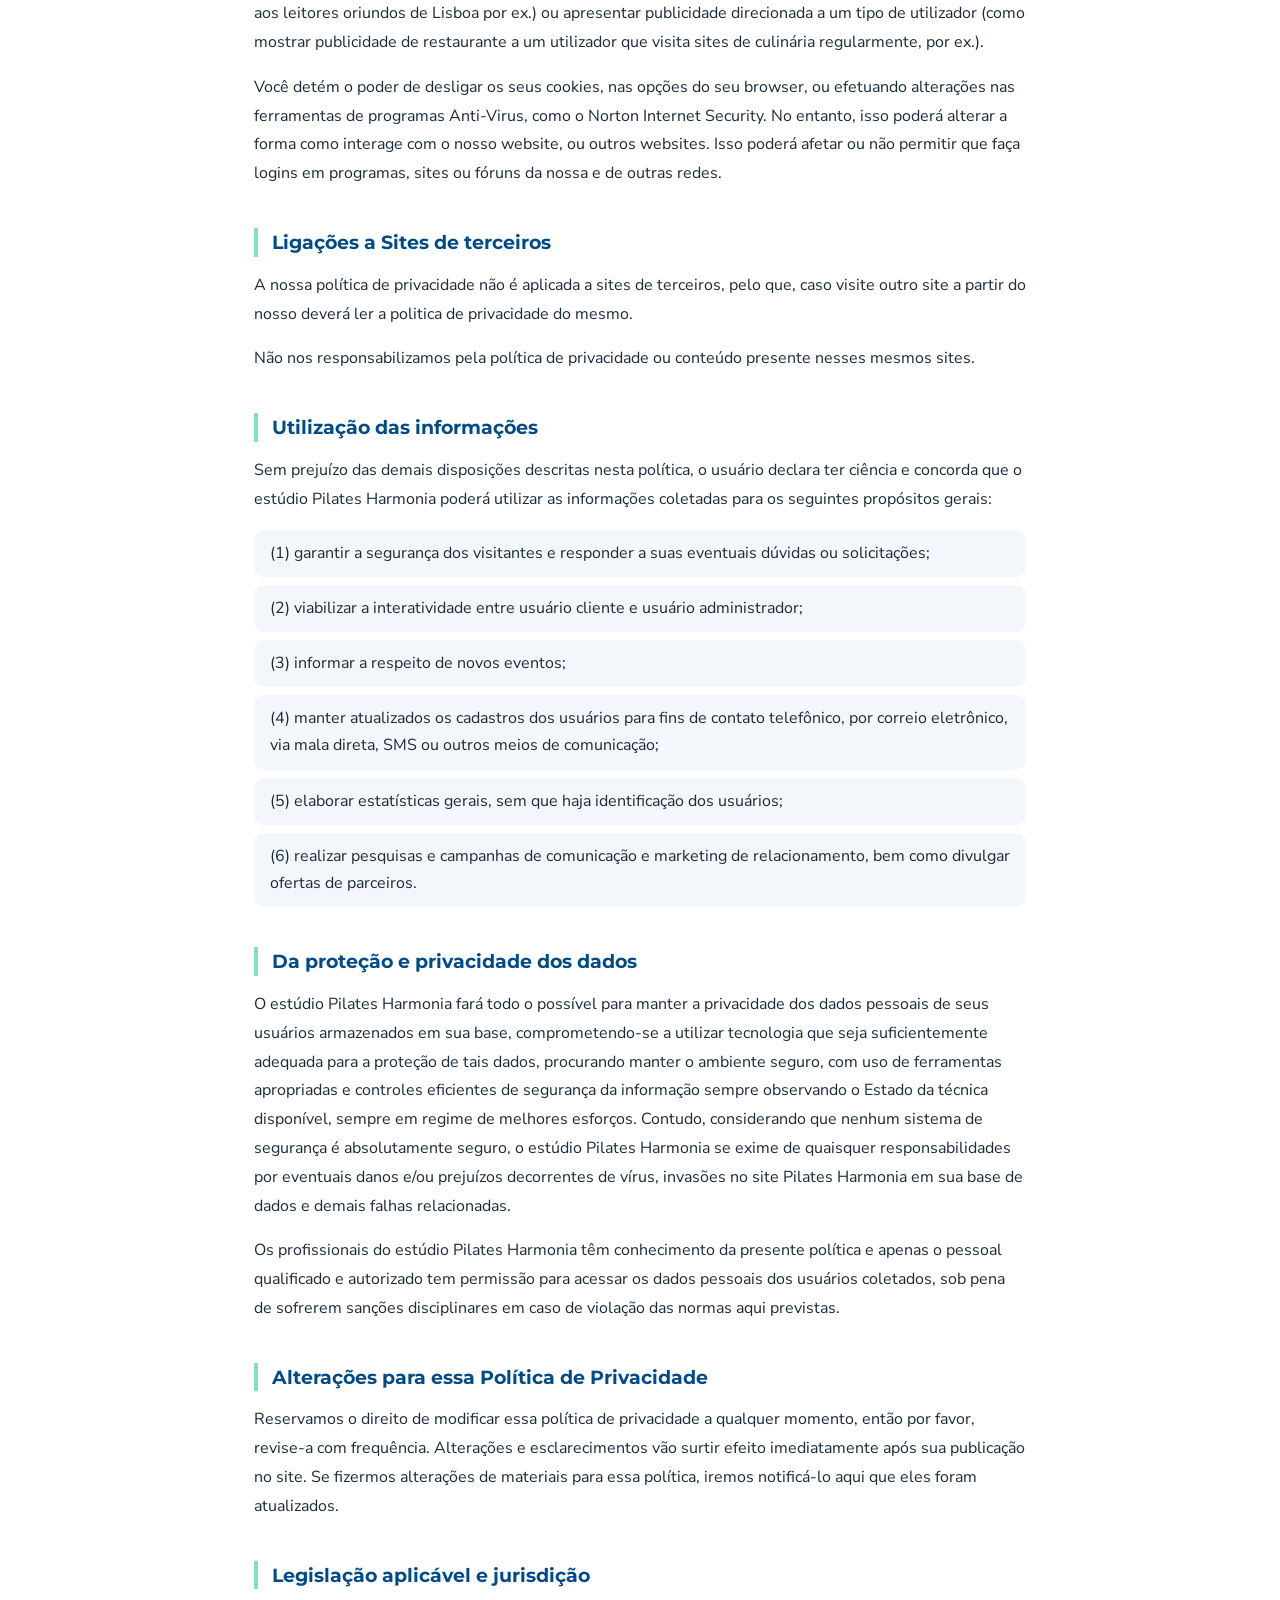
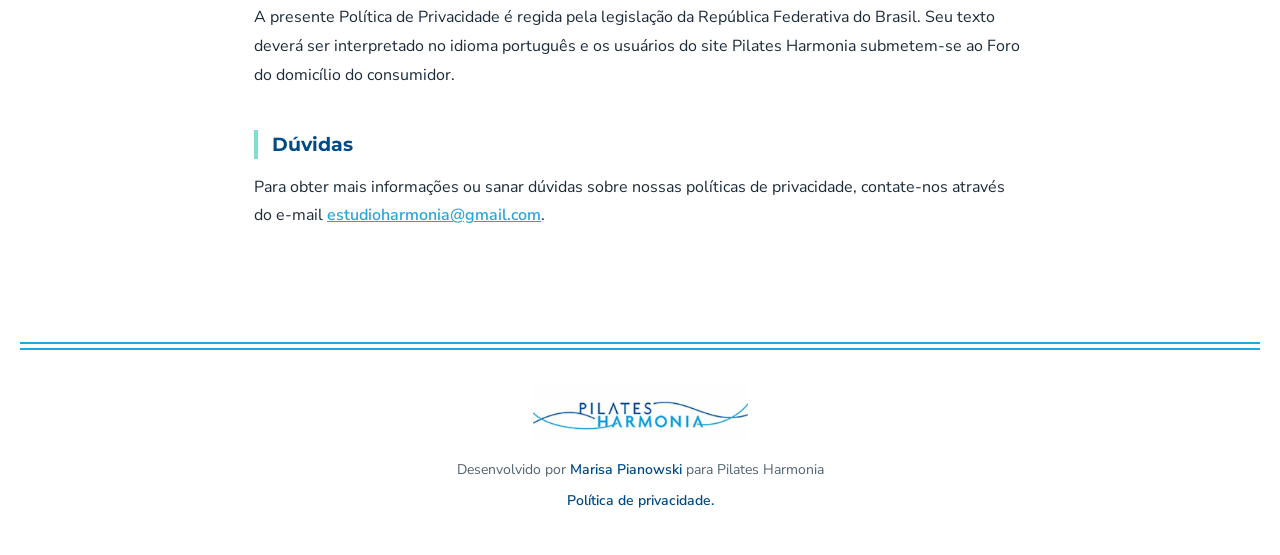
<file: politica-de-privacidade.html>
<!doctype html>
<html lang="pt-BR">
<head>
  <meta charset="utf-8">
  <meta name="viewport" content="width=device-width, initial-scale=1, viewport-fit=cover">
  <title>Política de privacidade | Pilates Harmonia</title>
  <meta name="description" content="A Política de Privacidade do estúdio Pilates Harmonia foi elaborada para reafirmar nosso compromisso com a privacidade e a segurança das informações que coletamos de nossos alunos e internautas.">
  <meta property="og:title" content="Política de privacidade | Pilates Harmonia">
  <meta property="og:description" content="A Política de Privacidade do estúdio Pilates Harmonia foi elaborada para reafirmar nosso compromisso com a privacidade e a segurança das informações que coletamos de nossos alunos e internautas.">
  
  <meta property="og:locale" content="pt_BR">
  <meta name="theme-color" content="#004b87">
  <link rel="preconnect" href="https://fonts.googleapis.com">
  <link rel="preconnect" href="https://fonts.gstatic.com" crossorigin>
  <link rel="stylesheet" href="https://fonts.googleapis.com/css2?family=Montserrat:wght@400;500;600;700;800&family=Nunito+Sans:ital,opsz,wght@0,6..12,400;0,6..12,600;0,6..12,700;1,6..12,400&display=swap">
  <link rel="stylesheet" href="assets/style.css">
</head>
<body>
  <a href="#conteudo" class="skip">Pular para o conteúdo</a>
  <header class="site-header" id="topo">
    <div class="header-inner">
      <a href="index.html" class="logo-link" aria-label="Pilates Harmonia — página inicial">
        <img src="assets/img/logo-header.webp" alt="A logo da placa do estúdio Pilates Harmonia" class="logo" width="600" height="154">
      </a>
      <nav class="nav" aria-label="Site">
          <a class="nav-link" href="index.html">página inicial</a>
          <a class="nav-link" href="index.html#convite">aula experimental</a>
          <a class="nav-link" href="index.html#depoimentos">depoimentos</a>
          <a class="nav-link" href="index.html#galeria">galeria</a>
          <a class="nav-link" href="index.html#localizacao">contato e localização</a>
          <a class="nav-link" href="index.html#sobre-o-estudio">sobre nós</a>
          <a class="nav-link" href="blog.html">blog</a>
      </nav>
      <div class="social">
        <a href="http://wa.me/5511991228148" target="_blank" rel="noopener noreferrer" class="social-btn" aria-label="WhatsApp"><svg class="ico" viewBox="0 0 24 24" fill="currentColor" aria-hidden="true"><path d="M19.05 4.91A9.82 9.82 0 0 0 12.04 2C6.58 2 2.13 6.45 2.13 11.91c0 1.75.46 3.45 1.32 4.95L2.05 22l5.25-1.38a9.9 9.9 0 0 0 4.74 1.21h.01c5.46 0 9.9-4.45 9.9-9.91 0-2.65-1.03-5.14-2.9-7.01Zm-7.01 15.24h-.01a8.23 8.23 0 0 1-4.19-1.15l-.3-.18-3.12.82.83-3.04-.2-.31a8.2 8.2 0 0 1-1.26-4.38c0-4.54 3.7-8.23 8.25-8.23 2.2 0 4.27.86 5.83 2.42a8.18 8.18 0 0 1 2.41 5.83c0 4.54-3.7 8.22-8.24 8.22Zm4.52-6.16c-.25-.12-1.47-.72-1.69-.81-.23-.08-.39-.12-.56.13-.17.25-.64.81-.78.97-.14.17-.29.19-.54.06-.25-.12-1.05-.39-1.99-1.23-.74-.66-1.23-1.47-1.38-1.72-.14-.25-.02-.38.11-.51.11-.11.25-.29.37-.43.13-.15.17-.25.25-.42.08-.17.04-.31-.02-.43-.06-.12-.56-1.34-.76-1.84-.2-.48-.41-.42-.56-.43h-.48c-.17 0-.43.06-.66.31-.23.25-.86.85-.86 2.07 0 1.22.89 2.4 1.01 2.56.12.17 1.75 2.67 4.23 3.74.59.26 1.05.41 1.41.52.59.19 1.13.16 1.56.1.48-.07 1.47-.6 1.67-1.18.21-.58.21-1.08.15-1.18-.06-.11-.23-.17-.48-.29Z"/></svg></a>
        <a href="https://www.instagram.com/estudiopilatesharmonia" target="_blank" rel="noopener noreferrer" class="social-btn" aria-label="Instagram"><svg class="ico" viewBox="0 0 24 24" fill="none" stroke="currentColor" stroke-width="1.8" stroke-linecap="round" stroke-linejoin="round" aria-hidden="true"><rect x="3" y="3" width="18" height="18" rx="5"/><circle cx="12" cy="12" r="4.2"/><circle cx="17.4" cy="6.6" r="0.9" fill="currentColor" stroke="none"/></svg></a>
        <button type="button" class="menu-btn" aria-label="Abrir menu" aria-expanded="false" aria-controls="mobile-menu">
          <span class="when-closed"><svg class="ico" viewBox="0 0 24 24" fill="none" stroke="currentColor" stroke-width="2" stroke-linecap="round" aria-hidden="true"><path d="M4 6h16M4 12h16M4 18h16"/></svg></span><span class="when-open"><svg class="ico" viewBox="0 0 24 24" fill="none" stroke="currentColor" stroke-width="2" stroke-linecap="round" aria-hidden="true"><path d="M18 6 6 18M6 6l12 12"/></svg></span>
        </button>
      </div>
    </div>
    <div class="wave-line" aria-hidden="true"></div>
  </header>

  <div class="mobile-menu" id="mobile-menu" hidden>
    <nav class="mobile-nav" aria-label="Menu móvel">
        <a class="mobile-link" href="index.html">página inicial</a>
        <a class="mobile-link" href="index.html#convite">aula experimental</a>
        <a class="mobile-link" href="index.html#depoimentos">depoimentos</a>
        <a class="mobile-link" href="index.html#galeria">galeria</a>
        <a class="mobile-link" href="index.html#localizacao">contato e localização</a>
        <a class="mobile-link" href="index.html#sobre-o-estudio">sobre nós</a>
        <a class="mobile-link" href="blog.html">blog</a>
    </nav>
    <div class="mobile-social">
      <a href="http://wa.me/5511991228148" target="_blank" rel="noopener noreferrer" class="social-btn lg" aria-label="WhatsApp"><svg class="ico" viewBox="0 0 24 24" fill="currentColor" aria-hidden="true"><path d="M19.05 4.91A9.82 9.82 0 0 0 12.04 2C6.58 2 2.13 6.45 2.13 11.91c0 1.75.46 3.45 1.32 4.95L2.05 22l5.25-1.38a9.9 9.9 0 0 0 4.74 1.21h.01c5.46 0 9.9-4.45 9.9-9.91 0-2.65-1.03-5.14-2.9-7.01Zm-7.01 15.24h-.01a8.23 8.23 0 0 1-4.19-1.15l-.3-.18-3.12.82.83-3.04-.2-.31a8.2 8.2 0 0 1-1.26-4.38c0-4.54 3.7-8.23 8.25-8.23 2.2 0 4.27.86 5.83 2.42a8.18 8.18 0 0 1 2.41 5.83c0 4.54-3.7 8.22-8.24 8.22Zm4.52-6.16c-.25-.12-1.47-.72-1.69-.81-.23-.08-.39-.12-.56.13-.17.25-.64.81-.78.97-.14.17-.29.19-.54.06-.25-.12-1.05-.39-1.99-1.23-.74-.66-1.23-1.47-1.38-1.72-.14-.25-.02-.38.11-.51.11-.11.25-.29.37-.43.13-.15.17-.25.25-.42.08-.17.04-.31-.02-.43-.06-.12-.56-1.34-.76-1.84-.2-.48-.41-.42-.56-.43h-.48c-.17 0-.43.06-.66.31-.23.25-.86.85-.86 2.07 0 1.22.89 2.4 1.01 2.56.12.17 1.75 2.67 4.23 3.74.59.26 1.05.41 1.41.52.59.19 1.13.16 1.56.1.48-.07 1.47-.6 1.67-1.18.21-.58.21-1.08.15-1.18-.06-.11-.23-.17-.48-.29Z"/></svg></a>
      <a href="https://www.instagram.com/estudiopilatesharmonia" target="_blank" rel="noopener noreferrer" class="social-btn lg" aria-label="Instagram"><svg class="ico" viewBox="0 0 24 24" fill="none" stroke="currentColor" stroke-width="1.8" stroke-linecap="round" stroke-linejoin="round" aria-hidden="true"><rect x="3" y="3" width="18" height="18" rx="5"/><circle cx="12" cy="12" r="4.2"/><circle cx="17.4" cy="6.6" r="0.9" fill="currentColor" stroke="none"/></svg></a>
    </div>
  </div>

  <main id="conteudo">

    <div class="doc-hero"><div class="doc-hero-inner"><h1 class="doc-title">Política de privacidade do estúdio Pilates Harmonia</h1></div></div>
    <article class="doc">
<p>A Política de Privacidade do estúdio Pilates Harmonia foi elaborada para reafirmar nosso compromisso com a privacidade e a segurança das informações que coletamos de nossos alunos e internautas.</p>
<p>A garantia da confidencialidade de informações pessoais de alunos, parceiros e/ou visitantes do nosso site www.harmonia107pilates.com serão tratadas em concordância com a Lei da Proteção de Dados Pessoais de 26 de outubro de 1998 (Lei n.º 67/98).</p>
<p>Leia com atenção as informações aqui apresentadas, pois ao navegar no site www.pilatesharmonia.com, o usuário estará anuindo com os termos e condições previstos nesta Política de Privacidade.</p>
<h2>Objetivo da solicitação de informações pessoais</h2>
<p>Uma das principais diretrizes do estúdio Pilates Harmonia é o respeito ao usuário e sua privacidade. Assim, temos compromisso de manter suas informações pessoais sob o mais completo sigilo, vinculando-as unicamente ao seu registro e utilizando-as para:</p>
<p>A informação pessoal recolhida pode incluir o seu nome, e-mail e/ou número de telefone. Após o preenchimento dos dados, entendemos que você está de acordo com a coleta de dados para serem utilizados pela nossa empresa, como retornar contato e/ou envio de informações pertinentes à mensagem enviada.</p>
<p>Se pedimos por suas informações pessoais por uma razão secundária, como marketing, vamos lhe pedir diretamente por seu consentimento, ou lhe fornecer a oportunidade de dizer não.</p>
<h2>Anúncios</h2>
<p>Tal como outros websites, coletamos e utilizamos informação contida nos anúncios. A informação contida nos anúncios, inclui o seu endereço IP (Internet Protocol), o seu ISP (Internet Service Provider, como o Sapo, Clix, ou outro), o browser que utilizou ao visitar o nosso website (como o Internet Explorer ou o Chrome), o tempo da sua visita e que páginas visitou dentro do nosso website.</p>
<h2>Cookies e Web Beacons</h2>
<p>Os cookies permitem o reconhecimento dos computadores que acessam os sites e acompanham a navegação do usuário dentro da nossa página, de maneira a personalizá-la de acordo com o perfil de cada cliente. Os cookies não armazenam nenhuma informação pessoal, apenas contêm os dados de login do usuário. De todo modo, você pode descartar o cookie de seu computador quando desejar ou, ainda, configurar seu browser de internet para rejeitá-los.</p>
<p>Em adição também podemos utilizar publicidade de terceiros no nosso website para suportar os custos de manutenção. Alguns destes publicitários, poderão utilizar tecnologias como os cookies e/ou web beacons quando publicitam no nosso website, o que fará com que esses publicitários (como o Google através do Google AdSense) também recebam a sua informação pessoal, como o endereço IP, o seu ISP, o seu browser, etc. Esta função é geralmente utilizada para geotargeting (mostrar publicidade de Lisboa apenas aos leitores oriundos de Lisboa por ex.) ou apresentar publicidade direcionada a um tipo de utilizador (como mostrar publicidade de restaurante a um utilizador que visita sites de culinária regularmente, por ex.).</p>
<p>Você detém o poder de desligar os seus cookies, nas opções do seu browser, ou efetuando alterações nas ferramentas de programas Anti-Virus, como o Norton Internet Security. No entanto, isso poderá alterar a forma como interage com o nosso website, ou outros websites. Isso poderá afetar ou não permitir que faça logins em programas, sites ou fóruns da nossa e de outras redes.</p>
<h2>Ligações a Sites de terceiros</h2>
<p>A nossa política de privacidade não é aplicada a sites de terceiros, pelo que, caso visite outro site a partir do nosso deverá ler a politica de privacidade do mesmo.</p>
<p>Não nos responsabilizamos pela política de privacidade ou conteúdo presente nesses mesmos sites.</p>
<h2>Utilização das informações</h2>
<p>Sem prejuízo das demais disposições descritas nesta política, o usuário declara ter ciência e concorda que o estúdio Pilates Harmonia poderá utilizar as informações coletadas para os seguintes propósitos gerais:</p>
<ol class="doc-list">
<li>(1) garantir a segurança dos visitantes e responder a suas eventuais dúvidas ou solicitações;</li>
<li>(2) viabilizar a interatividade entre usuário cliente e usuário administrador;</li>
<li>(3) informar a respeito de novos eventos;</li>
<li>(4) manter atualizados os cadastros dos usuários para fins de contato telefônico, por correio eletrônico, via mala direta, SMS ou outros meios de comunicação;</li>
<li>(5) elaborar estatísticas gerais, sem que haja identificação dos usuários;</li>
<li>(6) realizar pesquisas e campanhas de comunicação e marketing de relacionamento, bem como divulgar ofertas de parceiros.</li>
</ol>
<h2>Da proteção e privacidade dos dados</h2>
<p>O estúdio Pilates Harmonia fará todo o possível para manter a privacidade dos dados pessoais de seus usuários armazenados em sua base, comprometendo-se a utilizar tecnologia que seja suficientemente adequada para a proteção de tais dados, procurando manter o ambiente seguro, com uso de ferramentas apropriadas e controles eficientes de segurança da informação sempre observando o Estado da técnica disponível, sempre em regime de melhores esforços. Contudo, considerando que nenhum sistema de segurança é absolutamente seguro, o estúdio Pilates Harmonia se exime de quaisquer responsabilidades por eventuais danos e/ou prejuízos decorrentes de vírus, invasões no site Pilates Harmonia em sua base de dados e demais falhas relacionadas.</p>
<p>Os profissionais do estúdio Pilates Harmonia têm conhecimento da presente política e apenas o pessoal qualificado e autorizado tem permissão para acessar os dados pessoais dos usuários coletados, sob pena de sofrerem sanções disciplinares em caso de violação das normas aqui previstas.</p>
<h2>Alterações para essa Política de Privacidade</h2>
<p>Reservamos o direito de modificar essa política de privacidade a qualquer momento, então por favor, revise-a com frequência. Alterações e esclarecimentos vão surtir efeito imediatamente após sua publicação no site. Se fizermos alterações de materiais para essa política, iremos notificá-lo aqui que eles foram atualizados.</p>
<h2>Legislação aplicável e jurisdição</h2>
<p>A presente Política de Privacidade é regida pela legislação da República Federativa do Brasil. Seu texto deverá ser interpretado no idioma português e os usuários do site Pilates Harmonia submetem-se ao Foro do domicílio do consumidor.</p>
<h2>Dúvidas</h2>
<p>Para obter mais informações ou sanar dúvidas sobre nossas políticas de privacidade, contate-nos através do e-mail <a href="mailto:estudioharmonia@gmail.com">estudioharmonia@gmail.com</a>.</p>

    </article>
  </main>

  <a href="https://api.whatsapp.com/send?phone=5511991228148&text=Ola%2C%20gostaria%20de%20agendar%20uma%20aula%20experimental." target="_blank" rel="noopener noreferrer" class="float-whats" aria-label="Agendar aula experimental pelo WhatsApp">
    <svg class="ico" viewBox="0 0 24 24" fill="currentColor" aria-hidden="true"><path d="M19.05 4.91A9.82 9.82 0 0 0 12.04 2C6.58 2 2.13 6.45 2.13 11.91c0 1.75.46 3.45 1.32 4.95L2.05 22l5.25-1.38a9.9 9.9 0 0 0 4.74 1.21h.01c5.46 0 9.9-4.45 9.9-9.91 0-2.65-1.03-5.14-2.9-7.01Zm-7.01 15.24h-.01a8.23 8.23 0 0 1-4.19-1.15l-.3-.18-3.12.82.83-3.04-.2-.31a8.2 8.2 0 0 1-1.26-4.38c0-4.54 3.7-8.23 8.25-8.23 2.2 0 4.27.86 5.83 2.42a8.18 8.18 0 0 1 2.41 5.83c0 4.54-3.7 8.22-8.24 8.22Zm4.52-6.16c-.25-.12-1.47-.72-1.69-.81-.23-.08-.39-.12-.56.13-.17.25-.64.81-.78.97-.14.17-.29.19-.54.06-.25-.12-1.05-.39-1.99-1.23-.74-.66-1.23-1.47-1.38-1.72-.14-.25-.02-.38.11-.51.11-.11.25-.29.37-.43.13-.15.17-.25.25-.42.08-.17.04-.31-.02-.43-.06-.12-.56-1.34-.76-1.84-.2-.48-.41-.42-.56-.43h-.48c-.17 0-.43.06-.66.31-.23.25-.86.85-.86 2.07 0 1.22.89 2.4 1.01 2.56.12.17 1.75 2.67 4.23 3.74.59.26 1.05.41 1.41.52.59.19 1.13.16 1.56.1.48-.07 1.47-.6 1.67-1.18.21-.58.21-1.08.15-1.18-.06-.11-.23-.17-.48-.29Z"/></svg><span class="float-label">Agendar aula experimental</span>
  </a>

  <footer class="site-footer">
    <div class="footer-lines" aria-hidden="true"></div>
    <div class="footer-inner">
      <img src="assets/img/logo-footer.webp" alt="A logo do estúdio Pilates Harmonia" class="footer-logo" width="600" height="154" loading="lazy">
      <p class="footer-text">Desenvolvido por <a href="https://www.linkedin.com/in/marisapianowski/" target="_blank" rel="noopener noreferrer" class="footer-link">Marisa Pianowski</a> para Pilates Harmonia</p>
      <p class="footer-text"><a href="politica-de-privacidade.html" class="footer-link">Política de privacidade.</a></p>
    </div>
  </footer>
  <script src="assets/script.js" defer></script>
</body>
</html>
</file>
<file: assets/style.css>
/* Estúdio Pilates Harmonia — estilos do site (versão estática) */
:root {
  --background: #ffffff;
  --foreground: #1c2b3a;
  --surface: #f3f7fc;
  --primary: #004b87;
  --primary-hover: #003a6a;
  --secondary: #c4d1f5;
  --accent: #81decd;
  --accent-soft: #b6f3e8;
  --royal: #5b7ee0;
  --sky: #29a3dc;
  --cyan-line: #00a3e0;
  --muted: #eef3f9;
  --muted-foreground: #516371;
  --success: #2e9e7a;
  --border: #dbe5f0;
  --font-base: "Nunito Sans", "Segoe UI", system-ui, -apple-system, sans-serif;
  --font-display: "Montserrat", "Segoe UI", system-ui, sans-serif;
  --shadow: 0 1px 3px rgba(0, 46, 85, 0.08), 0 1px 2px rgba(0, 46, 85, 0.05);
  --shadow-md: 0 8px 24px -8px rgba(0, 46, 85, 0.16), 0 2px 6px rgba(0, 46, 85, 0.06);
  --shadow-lg: 0 24px 48px -16px rgba(0, 46, 85, 0.24), 0 4px 12px rgba(0, 46, 85, 0.08);
  --shadow-focus: 0 0 0 3px rgba(41, 163, 220, 0.35);
  --radius: 10px;
  --radius-md: 14px;
  --radius-lg: 20px;
  --header-height: 88px;
}

*,
*::before,
*::after {
  box-sizing: border-box;
}
html {
  scroll-behavior: smooth;
  -webkit-text-size-adjust: 100%;
}
body {
  margin: 0;
  min-height: 100vh;
  display: flex;
  flex-direction: column;
  background: var(--background);
  color: var(--foreground);
  font-family: var(--font-base);
  line-height: 1.5;
}
body.no-scroll {
  overflow: hidden;
}
img {
  max-width: 100%;
}
.ico {
  width: 1em;
  height: 1em;
  flex-shrink: 0;
}
main {
  flex: 1;
}
section,
[id] {
  scroll-margin-top: calc(var(--header-height) + 4px);
}
.sr-only {
  position: absolute;
  width: 1px;
  height: 1px;
  overflow: hidden;
  clip: rect(0 0 0 0);
  white-space: nowrap;
}
.skip {
  position: absolute;
  left: -9999px;
  top: 8px;
  z-index: 1000;
  background: var(--primary);
  color: #fff;
  padding: 8px 14px;
  border-radius: 999px;
}
.skip:focus {
  left: 12px;
}
a:focus-visible,
button:focus-visible {
  outline: none;
  box-shadow: var(--shadow-focus);
}

/* ---------- Cabeçalho ---------- */
.site-header {
  position: sticky;
  top: 0;
  z-index: 100;
  background: #fff;
  border-bottom: 1px solid var(--border);
  transition: box-shadow 0.3s ease;
}
.site-header.scrolled {
  box-shadow: 0 6px 24px -12px rgba(0, 46, 85, 0.25);
}
.header-inner {
  max-width: 1240px;
  margin: 0 auto;
  height: var(--header-height);
  padding: 0 24px;
  display: flex;
  align-items: center;
  gap: 28px;
}
.wave-line {
  height: 2px;
  background: linear-gradient(90deg, var(--primary), var(--sky) 50%, var(--accent));
  opacity: 0.85;
}
.logo-link {
  display: flex;
  align-items: center;
  flex-shrink: 0;
}
.logo {
  height: 66px;
  width: auto;
  display: block;
  margin-left: -14px;
  mix-blend-mode: multiply;
}
.nav {
  display: flex;
  align-items: center;
  gap: 4px;
  margin-left: auto;
}
.nav-link {
  position: relative;
  font-family: var(--font-display);
  font-size: 0.8rem;
  font-weight: 600;
  letter-spacing: 0.04em;
  color: var(--primary);
  text-decoration: none;
  padding: 10px 11px;
  border-radius: 999px;
  white-space: nowrap;
  transition: color 0.15s ease;
}
.nav-link::after {
  content: "";
  position: absolute;
  left: 12px;
  right: 12px;
  top: 4px;
  height: 2px;
  border-radius: 2px;
  background: var(--accent);
  transform: scaleX(0);
  transform-origin: left;
  transition: transform 0.3s ease;
}
.nav-link:hover {
  color: var(--sky);
}
.nav-link:hover::after,
.nav-link.is-active::after {
  transform: scaleX(1);
}
.social {
  display: flex;
  align-items: center;
  gap: 8px;
  padding-left: 16px;
  border-left: 1px solid var(--border);
}
.social-btn {
  display: inline-flex;
  align-items: center;
  justify-content: center;
  width: 38px;
  height: 38px;
  border-radius: 50%;
  background: var(--primary);
  color: #fff;
  font-size: 21px;
  transition: transform 0.15s ease, background 0.15s ease;
}
.social-btn:hover {
  background: var(--sky);
  transform: translateY(-2px);
}
.social-btn.lg {
  width: 52px;
  height: 52px;
  font-size: 28px;
}
.menu-btn {
  display: none;
  align-items: center;
  justify-content: center;
  width: 42px;
  height: 42px;
  border-radius: 12px;
  border: 1px solid var(--border);
  background: #fff;
  color: var(--primary);
  font-size: 22px;
  cursor: pointer;
}
.menu-btn .when-open {
  display: none;
}
.menu-btn[aria-expanded="true"] .when-open {
  display: inline-flex;
}
.menu-btn[aria-expanded="true"] .when-closed {
  display: none;
}
.menu-btn span {
  display: inline-flex;
}

.mobile-menu {
  position: fixed;
  inset: calc(var(--header-height) + 3px) 0 0 0;
  z-index: 99;
  background: linear-gradient(180deg, #fff 0%, var(--surface) 100%);
  display: flex;
  flex-direction: column;
  gap: 28px;
  overflow-y: auto;
  padding: 16px 24px calc(48px + env(safe-area-inset-bottom, 0px));
}
.mobile-menu[hidden] {
  display: none;
}
.mobile-nav {
  display: flex;
  flex-direction: column;
}
.mobile-link {
  font-family: var(--font-display);
  font-size: 1.3rem;
  font-weight: 600;
  color: var(--primary);
  text-decoration: none;
  padding: 14px 4px;
  border-bottom: 1px solid var(--border);
}
.mobile-link:hover {
  color: var(--sky);
}
.mobile-social {
  display: flex;
  gap: 14px;
  justify-content: center;
  flex-shrink: 0;
}

/* ---------- Botão fixo de WhatsApp ---------- */
.float-whats {
  position: fixed;
  right: 20px;
  bottom: calc(20px + env(safe-area-inset-bottom, 0px));
  z-index: 90;
  display: inline-flex;
  align-items: center;
  gap: 10px;
  height: 56px;
  padding: 0 22px 0 18px;
  border-radius: 100px;
  background: var(--primary);
  color: #fff;
  text-decoration: none;
  font-family: var(--font-display);
  font-weight: 700;
  font-size: 0.88rem;
  box-shadow: 0 10px 24px -10px rgba(0, 46, 85, 0.55);
  opacity: 0;
  visibility: hidden;
  transform: translateY(12px);
  transition: opacity 0.3s ease, transform 0.3s ease, visibility 0.3s, background 0.15s ease;
}
.float-whats .ico {
  font-size: 24px;
}
.float-whats.shown {
  opacity: 1;
  visibility: visible;
  transform: none;
}
body.no-scroll .float-whats {
  opacity: 0;
  visibility: hidden;
}
.float-whats:hover {
  background: var(--primary-hover);
}

/* ---------- Rodapé ---------- */
.site-footer {
  background: #fff;
  margin-top: auto;
}
.footer-lines {
  height: 8px;
  border-top: 2px solid var(--cyan-line);
  border-bottom: 2px solid var(--cyan-line);
  margin: 0 auto;
  max-width: 1240px;
  opacity: 0.9;
}
.footer-inner {
  max-width: 1240px;
  margin: 0 auto;
  padding: 36px 24px 44px;
  display: flex;
  flex-direction: column;
  align-items: center;
  gap: 10px;
  text-align: center;
}
.footer-logo {
  width: 215px;
  height: auto;
  margin-bottom: 8px;
  mix-blend-mode: multiply;
}
.footer-text {
  margin: 0;
  font-size: 0.875rem;
  color: var(--muted-foreground);
}
.footer-link {
  color: var(--primary);
  font-weight: 600;
  text-decoration: none;
  background-image: linear-gradient(var(--accent), var(--accent));
  background-size: 0% 2px;
  background-repeat: no-repeat;
  background-position: 0 100%;
  transition: background-size 0.3s ease, color 0.15s ease;
}
.footer-link:hover {
  color: var(--sky);
  background-size: 100% 2px;
}

/* ---------- Estrutura geral ---------- */
.container {
  max-width: 1080px;
  margin: 0 auto;
  padding: 0 24px;
}
.container-wide {
  max-width: 1240px;
  margin: 0 auto;
  padding: 0 24px;
}
.section {
  padding: clamp(64px, 9vw, 112px) 0;
}
.anchor-target {
  display: block;
  position: relative;
  top: -90px;
}
.eyebrow {
  display: inline-flex;
  align-items: center;
  gap: 10px;
  font-family: var(--font-display);
  font-size: 0.75rem;
  font-weight: 700;
  letter-spacing: 0.18em;
  text-transform: uppercase;
  color: var(--sky);
  margin-bottom: 14px;
}
.eyebrow::before {
  content: "";
  width: 28px;
  height: 2px;
  border-radius: 2px;
  background: var(--accent);
}
.eyebrow.light {
  color: var(--accent-soft);
}
.section-head {
  text-align: center;
  margin-bottom: clamp(32px, 5vw, 56px);
  display: flex;
  flex-direction: column;
  align-items: center;
}
.section-title {
  font-family: var(--font-display);
  font-size: clamp(1.7rem, 3.2vw, 2.4rem);
  font-weight: 700;
  color: var(--primary);
  margin: 0;
  letter-spacing: 0.01em;
}

/* Animação de entrada discreta */
.reveal {
  opacity: 0;
  transform: translateY(18px);
  transition: opacity 0.7s cubic-bezier(0.22, 1, 0.36, 1), transform 0.7s cubic-bezier(0.22, 1, 0.36, 1);
}
.reveal.revealed,
.no-js .reveal {
  opacity: 1;
  transform: none;
}

/* ---------- Slideshow ---------- */
.slider {
  --ratio: 3464 / 1211;
  --caption-h: 0px;
  position: relative;
  width: 100%;
  aspect-ratio: var(--ratio);
  overflow: hidden;
  background: var(--primary);
}
.slide {
  position: absolute;
  inset: 0;
  opacity: 0;
  visibility: hidden;
  transition: opacity 1s ease, visibility 1s;
}
.slide.active {
  opacity: 1;
  visibility: visible;
}
.slide-img {
  position: absolute;
  inset: 0;
  width: 100%;
  height: 100%;
  object-fit: cover;
  object-position: center;
  display: block;
}
.slide-content {
  position: absolute;
  inset: 0;
  display: flex;
  padding: 3.2% 3.5%;
  pointer-events: none;
}
.bottomLeft {
  align-items: flex-end;
  justify-content: flex-start;
  padding-bottom: 4.5%;
}
.bottomCenter {
  align-items: flex-end;
  justify-content: center;
  padding-bottom: 4.5%;
}
.topRight {
  align-items: flex-start;
  justify-content: flex-end;
  padding-right: 6%;
}
.topLeft {
  align-items: flex-start;
  justify-content: flex-start;
}
.slide-box {
  pointer-events: auto;
  background: rgba(0, 75, 135, 0.8);
  backdrop-filter: blur(4px);
  -webkit-backdrop-filter: blur(4px);
  color: #fff;
  text-align: right;
  padding: clamp(12px, 1.4vw, 24px) clamp(16px, 1.9vw, 32px);
  border-radius: var(--radius-md);
  border-right: 4px solid var(--accent);
  box-shadow: var(--shadow-lg);
  opacity: 0;
  transform: translateY(12px);
  transition: opacity 0.7s ease 0.35s, transform 0.7s cubic-bezier(0.22, 1, 0.36, 1) 0.35s;
}
.bottomLeft .slide-box {
  max-width: 27%;
}
.bottomCenter .slide-box {
  max-width: 50%;
}
.topRight .slide-box {
  max-width: 20%;
}
.topLeft .slide-box {
  max-width: 30%;
}
.slide.active .slide-box {
  opacity: 1;
  transform: none;
}
.slide-title,
.slide-sub {
  margin: 0;
  font-family: var(--font-display);
  color: #fff;
  line-height: 1.2;
}
.slide-title {
  font-size: clamp(0.95rem, 1.75vw, 1.9rem);
  letter-spacing: 0.02em;
}
.slide-title strong {
  font-weight: 800;
}
.slide-sub {
  margin-top: 0.35em;
  font-size: clamp(0.85rem, 1.3vw, 1.4rem);
  font-weight: 400;
}
.light {
  font-weight: 400;
}
.slider-arrow {
  position: absolute;
  top: 50%;
  transform: translateY(-50%);
  width: 46px;
  height: 46px;
  border-radius: 50%;
  border: 1px solid rgba(255, 255, 255, 0.6);
  background: rgba(0, 46, 85, 0.25);
  color: #fff;
  font-size: 26px;
  display: inline-flex;
  align-items: center;
  justify-content: center;
  cursor: pointer;
  backdrop-filter: blur(6px);
  -webkit-backdrop-filter: blur(6px);
  z-index: 2;
}
.slider-arrow:hover {
  background: rgba(0, 46, 85, 0.5);
}
.slider-arrow.prev {
  left: 16px;
}
.slider-arrow.next {
  right: 24px;
}
.dots {
  position: absolute;
  bottom: 18px;
  left: 50%;
  transform: translateX(-50%);
  display: flex;
  gap: 10px;
  z-index: 2;
}
.dot {
  position: relative;
  width: 34px;
  height: 4px;
  padding: 0;
  border: none;
  border-radius: 4px;
  background: rgba(255, 255, 255, 0.5);
  box-shadow: 0 1px 3px rgba(0, 0, 0, 0.3);
  overflow: hidden;
  cursor: pointer;
}
.dot::before {
  content: "";
  position: absolute;
  inset: -10px 0;
}
.dot-fill {
  position: absolute;
  inset: 0;
  width: 0;
  background: #fff;
}
.dot.active .dot-fill {
  width: 100%;
  animation: fill 6s linear;
}
.slider.paused .dot.active .dot-fill {
  animation: none;
}
@keyframes fill {
  from {
    width: 0;
  }
  to {
    width: 100%;
  }
}

/* ---------- Faixa de apresentação ---------- */
.intro {
  background: #fff;
  border-bottom: 1px solid var(--border);
}
.intro-inner {
  max-width: 1080px;
  margin: 0 auto;
  padding: 28px 24px;
  display: flex;
  align-items: center;
  justify-content: space-between;
  gap: 24px 40px;
  flex-wrap: wrap;
}
.intro-title {
  margin: 0 0 8px;
  font-family: var(--font-display);
  font-size: clamp(1.35rem, 2.4vw, 1.75rem);
  font-weight: 700;
  color: var(--primary);
}
.intro-facts {
  list-style: none;
  margin: 0;
  padding: 0;
  display: flex;
  flex-wrap: wrap;
  gap: 6px 22px;
  color: var(--muted-foreground);
  font-size: 0.95rem;
}
.intro-facts li {
  display: inline-flex;
  align-items: center;
  gap: 8px;
}
.intro-facts .ico {
  color: var(--sky);
  font-size: 16px;
}
.intro-actions {
  display: flex;
  flex-wrap: wrap;
  gap: 12px;
}
.btn-primary,
.btn-ghost {
  display: inline-flex;
  align-items: center;
  justify-content: center;
  gap: 10px;
  min-height: 50px;
  padding: 0 24px;
  border-radius: 100px;
  font-family: var(--font-display);
  font-weight: 700;
  font-size: 0.92rem;
  text-decoration: none;
  transition: background 0.3s ease, color 0.3s ease, border-color 0.3s ease, transform 0.15s ease;
}
.btn-primary {
  background: var(--primary);
  color: #fff;
  border: 2px solid var(--primary);
}
.btn-primary .ico {
  font-size: 20px;
}
.btn-primary:hover {
  background: var(--primary-hover);
  border-color: var(--primary-hover);
  transform: translateY(-1px);
}
.btn-ghost {
  background: #fff;
  color: var(--primary);
  border: 2px solid var(--border);
}
.btn-ghost:hover {
  border-color: var(--accent);
  background: var(--accent-soft);
}

/* ---------- Sobre ---------- */
.sobre {
  background: #fff;
}
.sobre-head {
  text-align: center;
  max-width: 760px;
  margin: 0 auto clamp(36px, 5vw, 56px);
  display: flex;
  flex-direction: column;
  align-items: center;
}
.lead {
  font-family: var(--font-display);
  font-size: clamp(1.3rem, 2.5vw, 1.85rem);
  font-weight: 600;
  line-height: 1.35;
  color: var(--primary);
  margin: 0;
}
.sobre-grid {
  display: grid;
  grid-template-columns: 0.9fr 1.1fr;
  gap: clamp(24px, 4vw, 48px);
  align-items: start;
}
.beneficios-card {
  background: var(--surface);
  border: 1px solid var(--border);
  border-radius: var(--radius-lg);
  padding: clamp(24px, 3vw, 36px);
  box-shadow: var(--shadow);
}
.card-kicker {
  font-family: var(--font-display);
  font-weight: 700;
  color: var(--primary);
  margin: 0 0 16px;
  font-size: 1.05rem;
}
.beneficios-list {
  list-style: none;
  margin: 0;
  padding: 0;
  display: flex;
  flex-direction: column;
  gap: 12px;
}
.beneficios-list li {
  display: flex;
  gap: 12px;
  align-items: flex-start;
  line-height: 1.45;
}
.check {
  flex-shrink: 0;
  width: 22px;
  height: 22px;
  border-radius: 50%;
  background: var(--accent);
  color: var(--primary);
  display: inline-flex;
  align-items: center;
  justify-content: center;
  font-size: 13px;
  margin-top: 1px;
}
.beneficios-foot {
  margin: 20px 0 0;
  padding-top: 16px;
  border-top: 1px dashed var(--border);
  font-style: italic;
  color: var(--muted-foreground);
}
.sobre-text p {
  font-size: 1.05rem;
  line-height: 1.75;
  margin: 0 0 18px;
}
.cta-text {
  font-family: var(--font-display);
  font-weight: 700;
  color: var(--primary);
  font-size: 1.1rem !important;
  display: inline-block;
  background: linear-gradient(transparent 62%, var(--accent-soft) 62%);
  padding: 0 4px;
}
.bio {
  margin-top: 8px;
  padding: 20px 22px;
  border-left: 4px solid var(--sky);
  background: linear-gradient(90deg, var(--surface), transparent);
  border-radius: 0 var(--radius) var(--radius) 0;
}
.bio p {
  margin: 0 !important;
  font-size: 0.98rem !important;
  color: var(--muted-foreground);
}
.quote-block {
  margin: clamp(48px, 6vw, 72px) auto 0;
  max-width: 820px;
  text-align: center;
}
.quote-icon {
  color: var(--accent);
  font-size: 28px;
  display: inline-flex;
  margin-bottom: 10px;
}
.quote-block blockquote {
  margin: 0;
  font-family: var(--font-display);
  font-size: clamp(1.1rem, 2vw, 1.35rem);
  font-style: italic;
  font-weight: 500;
  line-height: 1.6;
  color: var(--primary);
}
.quote-block figcaption {
  margin-top: 12px;
  font-size: 0.9rem;
  color: var(--muted-foreground);
}

/* ---------- Aula experimental ---------- */
.aula-section {
  background: var(--secondary);
}
.aula-grid {
  display: grid;
  grid-template-columns: 1fr 1fr;
  min-height: 560px;
}
.aula-text {
  background: var(--primary);
  color: #fff;
  padding: clamp(48px, 7vw, 96px) clamp(24px, 6vw, 80px);
  display: flex;
  align-items: center;
  justify-content: flex-end;
}
.aula-text > div {
  max-width: 500px;
}
.aula-title {
  font-family: var(--font-display);
  font-size: clamp(1.8rem, 3.4vw, 2.6rem);
  font-weight: 700;
  margin: 0 0 22px;
}
.aula-text p {
  font-size: 1.02rem;
  line-height: 1.7;
  color: rgba(255, 255, 255, 0.9);
  margin: 0 0 16px;
}
.aula-text .aula-cta {
  font-weight: 700;
  color: #fff;
  margin-top: 24px;
}
.aula-buttons {
  display: flex;
  flex-wrap: wrap;
  gap: 14px;
  margin-top: 22px;
}
.pill-btn {
  display: inline-flex;
  align-items: center;
  justify-content: center;
  gap: 10px;
  min-width: 170px;
  height: 56px;
  padding: 0 26px;
  border-radius: 100px;
  background: #fff;
  color: #4a4848;
  font-family: var(--font-display);
  font-weight: 700;
  font-size: 0.95rem;
  text-decoration: none;
  border: 2px solid var(--accent-soft);
  box-shadow: 0 8px 20px -10px rgba(0, 0, 0, 0.45);
  transition: background 0.4s ease, border-color 0.4s ease, color 0.4s ease, transform 0.15s ease;
}
.pill-btn .ico {
  font-size: 20px;
  color: var(--primary);
}
.pill-btn:hover {
  background: var(--accent);
  border-color: #3d9be9;
  color: #323232;
  transform: translateY(-2px);
}
.aula-image-wrap {
  position: relative;
  background: var(--royal);
  overflow: hidden;
}
.aula-image {
  position: absolute;
  inset: 0;
  width: 100%;
  height: 100%;
  object-fit: cover;
  object-position: 50% 30%;
}

/* ---------- Modalidades ---------- */
.servicos-section {
  background: linear-gradient(180deg, #fff 0%, var(--surface) 100%);
}
.servicos-box {
  display: grid;
  grid-template-columns: 1fr 1fr;
  gap: 20px;
  padding: clamp(14px, 2vw, 20px);
  border: 1px solid var(--primary);
  border-radius: 5px;
  background: rgba(235, 244, 252, 0.6);
  box-shadow: 0 1px 4px rgba(0, 0, 0, 0.18);
}
.servico {
  position: relative;
  background: #fff;
  border-radius: var(--radius-md);
  padding: clamp(26px, 3vw, 38px);
  border: 1px solid var(--border);
  transition: box-shadow 0.3s ease, transform 0.3s ease;
}
.servico:hover {
  box-shadow: var(--shadow-md);
  transform: translateY(-3px);
}
.servico-num {
  position: absolute;
  top: 22px;
  right: 26px;
  font-family: var(--font-display);
  font-size: 0.8rem;
  font-weight: 700;
  color: var(--accent);
  letter-spacing: 0.1em;
}
.servico-title {
  font-family: var(--font-display);
  font-size: clamp(1.25rem, 2vw, 1.5rem);
  font-weight: 500;
  color: var(--primary);
  margin: 0 0 18px;
  padding-bottom: 14px;
  border-bottom: 2px solid var(--accent-soft);
  line-height: 1.3;
}
.servico-title strong {
  font-weight: 800;
}
.servico p {
  font-size: 0.98rem;
  line-height: 1.75;
  margin: 0 0 14px;
}
.servico p:last-child {
  margin-bottom: 0;
}
.servicos-cta {
  margin-top: 32px;
  display: flex;
  align-items: center;
  justify-content: center;
  gap: 16px 24px;
  flex-wrap: wrap;
  text-align: center;
}
.servicos-cta p {
  margin: 0;
  font-family: var(--font-display);
  font-weight: 600;
  color: var(--primary);
  font-size: 1.05rem;
}

/* ---------- Depoimentos ---------- */
.depo-section {
  background: var(--surface);
}
.depo-grid {
  columns: 3 300px;
  column-gap: 20px;
}
.depo-card {
  break-inside: avoid;
  margin: 0 0 20px;
  background: #fff;
  border-radius: var(--radius-lg);
  padding: 26px 26px 22px;
  border: 1px solid var(--border);
  box-shadow: var(--shadow);
  transition: box-shadow 0.3s ease, border-color 0.3s ease;
}
.depo-card:hover {
  box-shadow: var(--shadow-md);
  border-color: var(--accent);
}
.depo-quote {
  color: var(--sky);
  font-size: 22px;
  display: inline-flex;
  margin-bottom: 8px;
}
.depo-card blockquote {
  margin: 0;
}
.depo-card blockquote p {
  margin: 0 0 8px;
  font-size: 0.96rem;
  line-height: 1.7;
}
.depo-card figcaption {
  display: flex;
  align-items: center;
  gap: 12px;
  margin-top: 16px;
  padding-top: 14px;
  border-top: 1px solid var(--border);
  font-family: var(--font-display);
  font-weight: 700;
  font-size: 0.9rem;
  color: var(--primary);
}
.avatar {
  width: 36px;
  height: 36px;
  border-radius: 50%;
  display: inline-flex;
  align-items: center;
  justify-content: center;
  background: linear-gradient(135deg, var(--primary), var(--sky));
  color: #fff;
  font-size: 0.9rem;
}

/* ---------- Galeria (mosaico com proporções originais) ---------- */
.galeria-section {
  background: #fff;
}
.gallery {
  columns: 4;
  column-gap: 14px;
}
.tile {
  position: relative;
  display: block;
  width: 100%;
  margin: 0 0 14px;
  padding: 0;
  border: none;
  border-radius: var(--radius);
  overflow: hidden;
  cursor: zoom-in;
  background: var(--muted);
  box-shadow: var(--shadow);
  break-inside: avoid;
  transition: box-shadow 0.3s ease, transform 0.3s ease;
}
.tile:hover {
  box-shadow: var(--shadow-md);
  transform: translateY(-3px);
}
.tile img {
  width: 100%;
  height: auto;
  display: block;
  transition: transform 0.7s cubic-bezier(0.22, 1, 0.36, 1);
}
.tile:hover img {
  transform: scale(1.04);
}
.tile-overlay {
  position: absolute;
  inset: 0;
  display: flex;
  align-items: flex-end;
  justify-content: space-between;
  gap: 8px;
  padding: 12px;
  background: linear-gradient(180deg, rgba(0, 38, 68, 0) 40%, rgba(0, 38, 68, 0.82) 100%);
  color: #fff;
  opacity: 0;
  transition: opacity 0.3s ease;
  text-align: left;
  font-size: 18px;
}
.tile:hover .tile-overlay,
.tile:focus-visible .tile-overlay {
  opacity: 1;
}
.tile-title {
  font-family: var(--font-display);
  font-size: 0.72rem;
  font-weight: 700;
  letter-spacing: 0.04em;
  line-height: 1.25;
}

/* ---------- Foto ampliada ---------- */
.lightbox {
  position: fixed;
  inset: 0;
  z-index: 400;
  display: flex;
  align-items: center;
  justify-content: center;
}
.lightbox[hidden] {
  display: none;
}
.lb-backdrop {
  position: absolute;
  inset: 0;
  background: rgba(0, 0, 0, 0.5);
}
.lb-dialog {
  position: relative;
  max-width: 94vw;
  background: #fff;
  border-radius: var(--radius-lg);
  box-shadow: var(--shadow-lg);
  overflow: hidden;
}
.lb-close {
  position: absolute;
  top: 16px;
  right: 16px;
  z-index: 3;
  width: 32px;
  height: 32px;
  border-radius: 50%;
  border: none;
  background: var(--muted);
  color: var(--muted-foreground);
  font-size: 16px;
  display: inline-flex;
  align-items: center;
  justify-content: center;
  cursor: pointer;
}
.lb-close:hover {
  background: var(--muted-foreground);
  color: var(--muted);
}
.lb-viewer {
  display: grid;
}
.lb-stage {
  position: relative;
  overflow: hidden;
  background: #fff;
  display: flex;
  align-items: center;
  justify-content: center;
}
.lb-img {
  display: block;
  max-width: 100%;
  object-fit: contain;
}
.lb-nav {
  position: absolute;
  top: 50%;
  transform: translateY(-50%);
  width: 42px;
  height: 42px;
  border-radius: 50%;
  border: none;
  background: rgba(255, 255, 255, 0.88);
  color: var(--primary);
  box-shadow: 0 2px 10px rgba(0, 0, 0, 0.18);
  font-size: 24px;
  display: inline-flex;
  align-items: center;
  justify-content: center;
  cursor: pointer;
}
.lb-nav:hover {
  background: #fff;
}
.lb-nav.lb-prev {
  left: 12px;
}
.lb-nav.lb-next {
  right: 12px;
}
.lb-info {
  padding: 56px 32px 28px;
  display: flex;
  flex-direction: column;
  justify-content: space-between;
  gap: 24px;
  overflow-y: auto;
  background: #fff;
  border-left: 1px solid var(--border);
  min-height: 0;
}
.lb-body,
.lb-footer {
  display: flex;
  flex-direction: column;
  gap: 14px;
}
.lb-counter {
  align-self: flex-start;
  font-family: var(--font-display);
  font-size: 0.72rem;
  font-weight: 700;
  color: var(--primary);
  background: var(--surface);
  border: 1px solid var(--border);
  border-radius: 100px;
  padding: 5px 12px;
  letter-spacing: 0.08em;
  text-transform: uppercase;
}
.lb-title {
  font-family: var(--font-display);
  font-size: 1.4rem;
  line-height: 1.25;
  font-weight: 700;
  color: var(--primary);
  margin: 0;
}
.lb-rule {
  width: 44px;
  height: 3px;
  border-radius: 3px;
  background: var(--accent);
}
.lb-desc {
  font-size: 1.02rem;
  line-height: 1.75;
  margin: 0;
}
.lb-desc:empty {
  display: none;
}
.lb-whats {
  display: inline-flex;
  align-items: center;
  justify-content: center;
  gap: 10px;
  min-height: 50px;
  font-family: var(--font-display);
  font-weight: 700;
  font-size: 0.9rem;
  color: #fff;
  background: var(--primary);
  border: 2px solid var(--primary);
  border-radius: 999px;
  padding: 0 22px;
  text-decoration: none;
}
.lb-whats .ico {
  font-size: 20px;
}
.lb-whats:hover {
  background: var(--primary-hover);
}
.lb-whats[hidden] {
  display: none;
}
.lb-infonav {
  display: grid;
  grid-template-columns: 1fr 1fr;
  gap: 10px;
  padding-top: 14px;
  border-top: 1px solid var(--border);
}
.lb-btn {
  display: inline-flex;
  align-items: center;
  justify-content: center;
  gap: 6px;
  min-height: 44px;
  border-radius: 999px;
  border: 1px solid var(--border);
  background: #fff;
  color: var(--primary);
  font-family: var(--font-display);
  font-weight: 600;
  font-size: 0.85rem;
  cursor: pointer;
}
.lb-btn:hover {
  background: var(--surface);
  border-color: var(--sky);
}

/* ---------- Contato ---------- */
.contato-section {
  padding: clamp(64px, 9vw, 112px) 0;
  background: linear-gradient(180deg, var(--surface) 0%, #fff 100%);
}
.big-quote {
  margin: 0 auto clamp(48px, 6vw, 72px);
  max-width: 860px;
  text-align: center;
  padding: clamp(28px, 4vw, 44px);
  border-radius: var(--radius-lg);
  background: var(--primary);
  color: #fff;
  position: relative;
  overflow: hidden;
  box-shadow: var(--shadow-lg);
}
.big-quote::after {
  content: "";
  position: absolute;
  left: -10%;
  right: -10%;
  bottom: -40px;
  height: 80px;
  border-top: 2px solid rgba(129, 222, 205, 0.6);
  border-radius: 50%;
}
.big-quote blockquote {
  margin: 0;
  font-family: var(--font-display);
  font-size: clamp(1.15rem, 2.4vw, 1.6rem);
  font-weight: 500;
  font-style: italic;
  line-height: 1.5;
}
.big-quote figcaption {
  margin-top: 12px;
  font-family: var(--font-display);
  font-weight: 700;
  color: var(--accent);
  font-size: 0.95rem;
}
.contato-grid {
  display: grid;
  grid-template-columns: 1fr 1fr;
  gap: 24px;
  scroll-margin-top: calc(var(--header-height) + 24px);
}
.contato-card {
  background: #fff;
  border: 1px solid var(--border);
  border-radius: var(--radius-lg);
  padding: clamp(26px, 3.5vw, 40px);
  box-shadow: var(--shadow);
}
.contato-title {
  font-family: var(--font-display);
  font-size: clamp(1.35rem, 2.4vw, 1.7rem);
  font-weight: 700;
  color: var(--primary);
  margin: 0 0 22px;
}
.contato-sub {
  font-family: var(--font-display);
  font-size: 1.05rem;
  font-weight: 700;
  color: var(--primary);
  margin: 26px 0 12px;
}
.contato-icons {
  display: flex;
  gap: 14px;
  margin-bottom: 24px;
}
.circle-btn {
  width: 54px;
  height: 54px;
  border-radius: 50%;
  display: inline-flex;
  align-items: center;
  justify-content: center;
  background: var(--primary);
  color: #fff;
  font-size: 26px;
  transition: background 0.15s ease, transform 0.15s ease, box-shadow 0.15s ease;
}
.circle-btn:hover {
  background: var(--sky);
  transform: translateY(-3px);
  box-shadow: var(--shadow-md);
}
.contato-list {
  list-style: none;
  margin: 0;
  padding: 0;
  display: flex;
  flex-direction: column;
  gap: 12px;
}
.contato-list li {
  display: flex;
  align-items: center;
  gap: 12px;
}
.contato-list .ico {
  color: var(--sky);
  font-size: 18px;
}
.contato-list a {
  color: var(--foreground);
  font-weight: 600;
  text-decoration: none;
  word-break: break-word;
}
.contato-list a:hover {
  color: var(--sky);
}
.info-row {
  display: flex;
  gap: 14px;
  align-items: flex-start;
}
.info-row p {
  margin: 0;
  line-height: 1.65;
  font-size: 1.02rem;
}
.info-icon {
  flex-shrink: 0;
  width: 38px;
  height: 38px;
  border-radius: 12px;
  background: var(--surface);
  color: var(--primary);
  font-size: 18px;
  display: inline-flex;
  align-items: center;
  justify-content: center;
}
.muted {
  color: var(--muted-foreground);
}

/* ---------- Blog ---------- */
.blog-bar {
  background: var(--surface);
  border-bottom: 1px solid var(--border);
}
.blog-bar-inner {
  max-width: 980px;
  margin: 0 auto;
  padding: 18px 24px;
  display: flex;
  align-items: center;
  justify-content: space-between;
  gap: 16px;
  flex-wrap: wrap;
}
.blog-brand {
  font-family: var(--font-display);
  font-weight: 700;
  color: var(--primary);
  font-size: 1.05rem;
}
.blog-brand-accent {
  margin-left: 6px;
  color: var(--sky);
  font-weight: 500;
}
.blog-all {
  font-family: var(--font-display);
  font-weight: 600;
  font-size: 0.85rem;
  color: var(--primary);
  text-decoration: none;
  padding: 8px 16px;
  border-radius: 999px;
  border: 1px solid var(--border);
  background: #fff;
}
.blog-all:hover {
  background: var(--accent-soft);
  border-color: var(--accent);
}
.blog-wrap {
  max-width: 980px;
  margin: 0 auto;
  padding: clamp(40px, 6vw, 72px) 24px clamp(64px, 8vw, 96px);
}
.blog-card {
  display: grid;
  grid-template-columns: 1fr 1fr;
  background: #fff;
  border: 1px solid var(--border);
  border-radius: var(--radius-lg);
  overflow: hidden;
  box-shadow: var(--shadow);
  transition: box-shadow 0.3s ease, transform 0.3s ease;
}
.blog-card:hover {
  box-shadow: var(--shadow-lg);
  transform: translateY(-3px);
}
.blog-image-link {
  display: block;
  overflow: hidden;
  min-height: 280px;
  position: relative;
}
.blog-image {
  position: absolute;
  inset: 0;
  width: 100%;
  height: 100%;
  object-fit: cover;
}
.blog-body {
  padding: clamp(24px, 4vw, 44px);
  display: flex;
  flex-direction: column;
  gap: 14px;
}
.blog-meta {
  margin: 0;
  display: flex;
  flex-wrap: wrap;
  gap: 8px;
  font-size: 0.82rem;
  color: var(--muted-foreground);
}
.blog-title {
  margin: 0;
  font-family: var(--font-display);
  font-size: clamp(1.25rem, 2.4vw, 1.6rem);
  line-height: 1.3;
  font-weight: 700;
}
.blog-title a {
  color: var(--primary);
  text-decoration: none;
}
.blog-title a:hover {
  color: var(--sky);
}
.blog-excerpt {
  margin: 0;
  line-height: 1.7;
}
.blog-more {
  margin-top: auto;
  align-self: flex-end;
  width: 42px;
  height: 42px;
  border-radius: 50%;
  display: inline-flex;
  align-items: center;
  justify-content: center;
  background: var(--accent-soft);
  color: var(--primary);
  font-size: 18px;
}
.blog-card:hover .blog-more {
  background: var(--accent);
}

.article {
  max-width: 760px;
  margin: 0 auto;
  padding: clamp(40px, 6vw, 72px) 24px clamp(64px, 8vw, 96px);
}
.article-title {
  margin: 14px 0 20px;
  font-family: var(--font-display);
  font-size: clamp(1.7rem, 4vw, 2.5rem);
  line-height: 1.2;
  font-weight: 700;
  color: var(--primary);
}
.article-lead {
  font-size: 1.15rem;
  line-height: 1.75;
  margin: 0;
}
.article-figure {
  margin: 32px 0;
}
.article-figure img {
  width: 100%;
  height: auto;
  display: block;
  border-radius: var(--radius-lg);
  box-shadow: var(--shadow-md);
}
.article-figure figcaption {
  margin-top: 12px;
  font-size: 0.9rem;
  line-height: 1.6;
  color: var(--muted-foreground);
  text-align: center;
}
.article-body h2 {
  font-family: var(--font-display);
  font-size: 1.2rem;
  font-weight: 700;
  color: var(--primary);
  margin: 8px 0 12px;
  padding-left: 12px;
  border-left: 3px solid var(--accent);
}
.article-body p {
  font-size: 1.05rem;
  line-height: 1.8;
  margin: 0 0 16px;
}
.article-points {
  margin: 0 0 16px;
  padding-left: 20px;
  line-height: 1.75;
  font-size: 1.02rem;
}
.article-points li {
  margin-bottom: 8px;
}
.article-credits {
  margin-top: 32px;
  padding-top: 18px;
  border-top: 1px solid var(--border);
}
.article-credits p {
  margin: 0 0 4px;
  font-family: var(--font-display);
  font-size: 0.78rem;
  font-weight: 600;
  letter-spacing: 0.04em;
  color: var(--muted-foreground);
}
.article-credits a {
  color: var(--sky);
}
.article-back {
  margin-top: 36px;
  display: inline-flex;
  align-items: center;
  gap: 8px;
  font-family: var(--font-display);
  font-weight: 600;
  color: var(--primary);
  text-decoration: none;
}
.article-back:hover {
  color: var(--sky);
}
.share {
  display: flex;
  align-items: center;
  flex-wrap: wrap;
  gap: 10px 14px;
  padding: 16px 0;
  border-top: 1px solid var(--border);
  border-bottom: 1px solid var(--border);
  margin-top: 28px;
}
.share-label {
  font-family: var(--font-display);
  font-weight: 600;
  font-size: 0.85rem;
  color: var(--primary);
}
.share-buttons {
  display: flex;
  gap: 8px;
  flex-wrap: wrap;
}
.share-btn {
  width: 42px;
  height: 42px;
  border-radius: 50%;
  border: 1px solid var(--border);
  background: #fff;
  color: var(--primary);
  font-size: 17px;
  display: inline-flex;
  align-items: center;
  justify-content: center;
  cursor: pointer;
  text-decoration: none;
  transition: background 0.15s ease, color 0.15s ease, border-color 0.15s ease;
}
.share-btn:hover {
  background: var(--primary);
  border-color: var(--primary);
  color: #fff;
}
.share-btn[hidden] {
  display: none;
}
.share-feedback {
  font-size: 0.85rem;
  color: var(--success);
  font-weight: 600;
}

/* ---------- Política de privacidade ---------- */
.doc-hero {
  background: var(--primary);
  color: #fff;
  position: relative;
  overflow: hidden;
}
.doc-hero::after {
  content: "";
  position: absolute;
  left: -10%;
  right: -10%;
  bottom: -50px;
  height: 90px;
  border-top: 2px solid rgba(129, 222, 205, 0.55);
  border-radius: 50%;
}
.doc-hero-inner {
  max-width: 820px;
  margin: 0 auto;
  padding: clamp(48px, 7vw, 80px) 24px;
}
.doc-title {
  margin: 0;
  font-family: var(--font-display);
  font-size: clamp(1.6rem, 3.6vw, 2.3rem);
  font-weight: 700;
  line-height: 1.25;
}
.doc {
  max-width: 820px;
  margin: 0 auto;
  padding: clamp(40px, 6vw, 64px) 24px clamp(64px, 8vw, 96px);
}
.doc p {
  font-size: 1rem;
  line-height: 1.8;
  margin: 0 0 16px;
}
.doc h2 {
  font-family: var(--font-display);
  font-size: 1.2rem;
  font-weight: 700;
  color: var(--primary);
  margin: 40px 0 14px;
  padding-left: 14px;
  border-left: 4px solid var(--accent);
}
.doc a {
  color: var(--sky);
  font-weight: 600;
}
.doc-list {
  list-style: none;
  margin: 0 0 16px;
  padding: 0;
  display: flex;
  flex-direction: column;
  gap: 8px;
}
.doc-list li {
  line-height: 1.7;
  padding: 10px 16px;
  background: var(--surface);
  border-radius: var(--radius);
}

/* ---------- Responsivo ---------- */
@media (max-width: 1180px) {
  .nav-link {
    padding: 10px 8px;
    font-size: 0.76rem;
  }
  .header-inner {
    gap: 16px;
  }
}
@media (max-width: 1060px) {
  .nav {
    display: none;
  }
  .social {
    margin-left: auto;
    border-left: none;
    padding-left: 0;
  }
  .menu-btn {
    display: inline-flex;
  }
}
@media (max-width: 1100px) {
  .gallery {
    columns: 3;
  }
}
@media (max-width: 1024px) and (min-width: 769px) {
  .bottomLeft .slide-box {
    max-width: 34%;
  }
  .bottomCenter .slide-box {
    max-width: 58%;
  }
  .topRight .slide-box {
    max-width: 24%;
  }
  .topLeft .slide-box {
    max-width: 36%;
  }
}
@media (max-width: 900px) {
  .sobre-grid,
  .servicos-box,
  .contato-grid {
    grid-template-columns: 1fr;
  }
  .aula-grid {
    grid-template-columns: 1fr;
    min-height: 0;
  }
  .aula-text {
    justify-content: flex-start;
  }
  .aula-image-wrap {
    aspect-ratio: 4 / 3;
  }
}
@media (max-width: 768px) {
  .slider {
    --caption-h: 116px;
    aspect-ratio: auto;
    height: calc(100vw / (var(--ratio)) + var(--caption-h));
  }
  .slide-img {
    bottom: auto;
    height: calc(100% - var(--caption-h));
  }
  .slide-content {
    inset: auto 0 0 0;
    height: var(--caption-h);
    padding: 0;
    align-items: stretch;
    justify-content: stretch;
  }
  .slide-content .slide-box {
    max-width: none;
    width: 100%;
    border-radius: 0;
    border-right: none;
    border-top: 3px solid var(--accent);
    background: var(--primary);
    backdrop-filter: none;
    -webkit-backdrop-filter: none;
    box-shadow: none;
    text-align: center;
    display: flex;
    flex-direction: column;
    justify-content: center;
    padding: 0 16px 22px;
    transform: none;
  }
  .slide-title {
    font-size: 1.12rem;
  }
  .slide-sub {
    font-size: 0.95rem;
  }
  .slider-arrow {
    display: none;
  }
  .dots {
    bottom: 10px;
  }
  .dot {
    width: 22px;
    height: 3px;
  }
  .blog-card {
    grid-template-columns: 1fr;
  }
  .blog-image-link {
    min-height: 0;
    aspect-ratio: 4 / 3;
  }
  .blog-wrap {
    padding-left: 16px;
    padding-right: 16px;
  }
}
@media (max-width: 760px) {
  .intro-inner {
    padding: 22px 16px 24px;
    flex-direction: column;
    align-items: stretch;
    text-align: center;
  }
  .intro-facts {
    flex-direction: column;
    align-items: center;
  }
  .intro-facts li {
    align-items: flex-start;
    text-align: left;
    max-width: 300px;
  }
  .intro-actions {
    flex-direction: column;
  }
  .btn-primary,
  .btn-ghost {
    width: 100%;
  }
  .gallery {
    column-gap: 8px;
  }
  .tile {
    margin-bottom: 8px;
  }
  .tile-overlay {
    display: none;
  }
  .lb-dialog {
    width: 94vw;
    max-height: 92vh;
    overflow-y: auto;
  }
  .lb-viewer {
    grid-template-columns: 1fr !important;
    height: auto !important;
  }
  .lb-info {
    padding: 20px 18px 22px;
    border-left: none;
    border-top: 1px solid var(--border);
    overflow-y: visible;
    justify-content: flex-start;
  }
  .lb-title {
    font-size: 1.15rem;
  }
  .lb-desc {
    font-size: 0.96rem;
    line-height: 1.65;
  }
}
@media (max-width: 640px) {
  .header-inner {
    height: 68px;
    padding: 0 16px;
  }
  .mobile-menu {
    inset: 71px 0 0 0;
  }
  .logo {
    height: 42px;
  }
  .social-btn {
    width: 40px;
    height: 40px;
  }
  .footer-inner {
    padding-bottom: 96px;
  }
  .float-whats {
    right: 14px;
    bottom: calc(14px + env(safe-area-inset-bottom, 0px));
    width: 56px;
    padding: 0;
    justify-content: center;
  }
  .float-whats .float-label {
    position: absolute;
    width: 1px;
    height: 1px;
    overflow: hidden;
    clip: rect(0 0 0 0);
    white-space: nowrap;
  }
  .float-whats .ico {
    font-size: 28px;
  }
}
@media (max-width: 520px) {
  .container,
  .container-wide {
    padding: 0 16px;
  }
  .section,
  .contato-section {
    padding: 56px 0;
  }
  .lead {
    font-size: 1.15rem;
    line-height: 1.4;
  }
  .sobre-text p,
  .aula-text p {
    font-size: 0.98rem;
    line-height: 1.7;
  }
  .beneficios-card,
  .servico,
  .contato-card {
    padding: 22px 18px;
  }
  .servicos-box {
    padding: 10px;
    gap: 12px;
  }
  .servico-num {
    top: 16px;
    right: 16px;
  }
  .servico-title {
    padding-right: 28px;
  }
  .servicos-cta {
    flex-direction: column;
  }
  .servicos-cta .btn-primary {
    width: 100%;
  }
  .aula-text {
    padding: 48px 18px;
  }
  .depo-card {
    padding: 22px 18px 18px;
  }
  .big-quote {
    padding: 26px 18px;
  }
  .aula-buttons {
    flex-direction: column;
  }
  .pill-btn {
    width: 100%;
  }
}
@media (max-width: 480px) {
  .gallery {
    columns: 2;
  }
}
@media (max-width: 400px) {
  .slider {
    --caption-h: 124px;
  }
  .slide-title {
    font-size: 1rem;
  }
  .slide-sub {
    font-size: 0.86rem;
  }
  .slide-content .slide-box {
    padding: 0 12px 24px;
  }
}
@media (max-width: 380px) {
  .header-inner .social-btn {
    display: none;
  }
  .logo {
    height: 38px;
  }
}
@media (max-height: 500px) and (orientation: landscape) {
  .header-inner {
    height: 60px;
  }
  .logo {
    height: 44px;
  }
  .mobile-menu {
    inset: 63px 0 0 0;
  }
  .mobile-link {
    padding: 10px 4px;
    font-size: 1.1rem;
  }
}
@media (prefers-reduced-motion: reduce) {
  html {
    scroll-behavior: auto;
  }
  .reveal {
    opacity: 1;
    transform: none;
    transition: none;
  }
  .slide,
  .slide-box,
  .float-whats {
    transition: none;
  }
  .dot.active .dot-fill {
    animation: none;
  }
}
</file>
